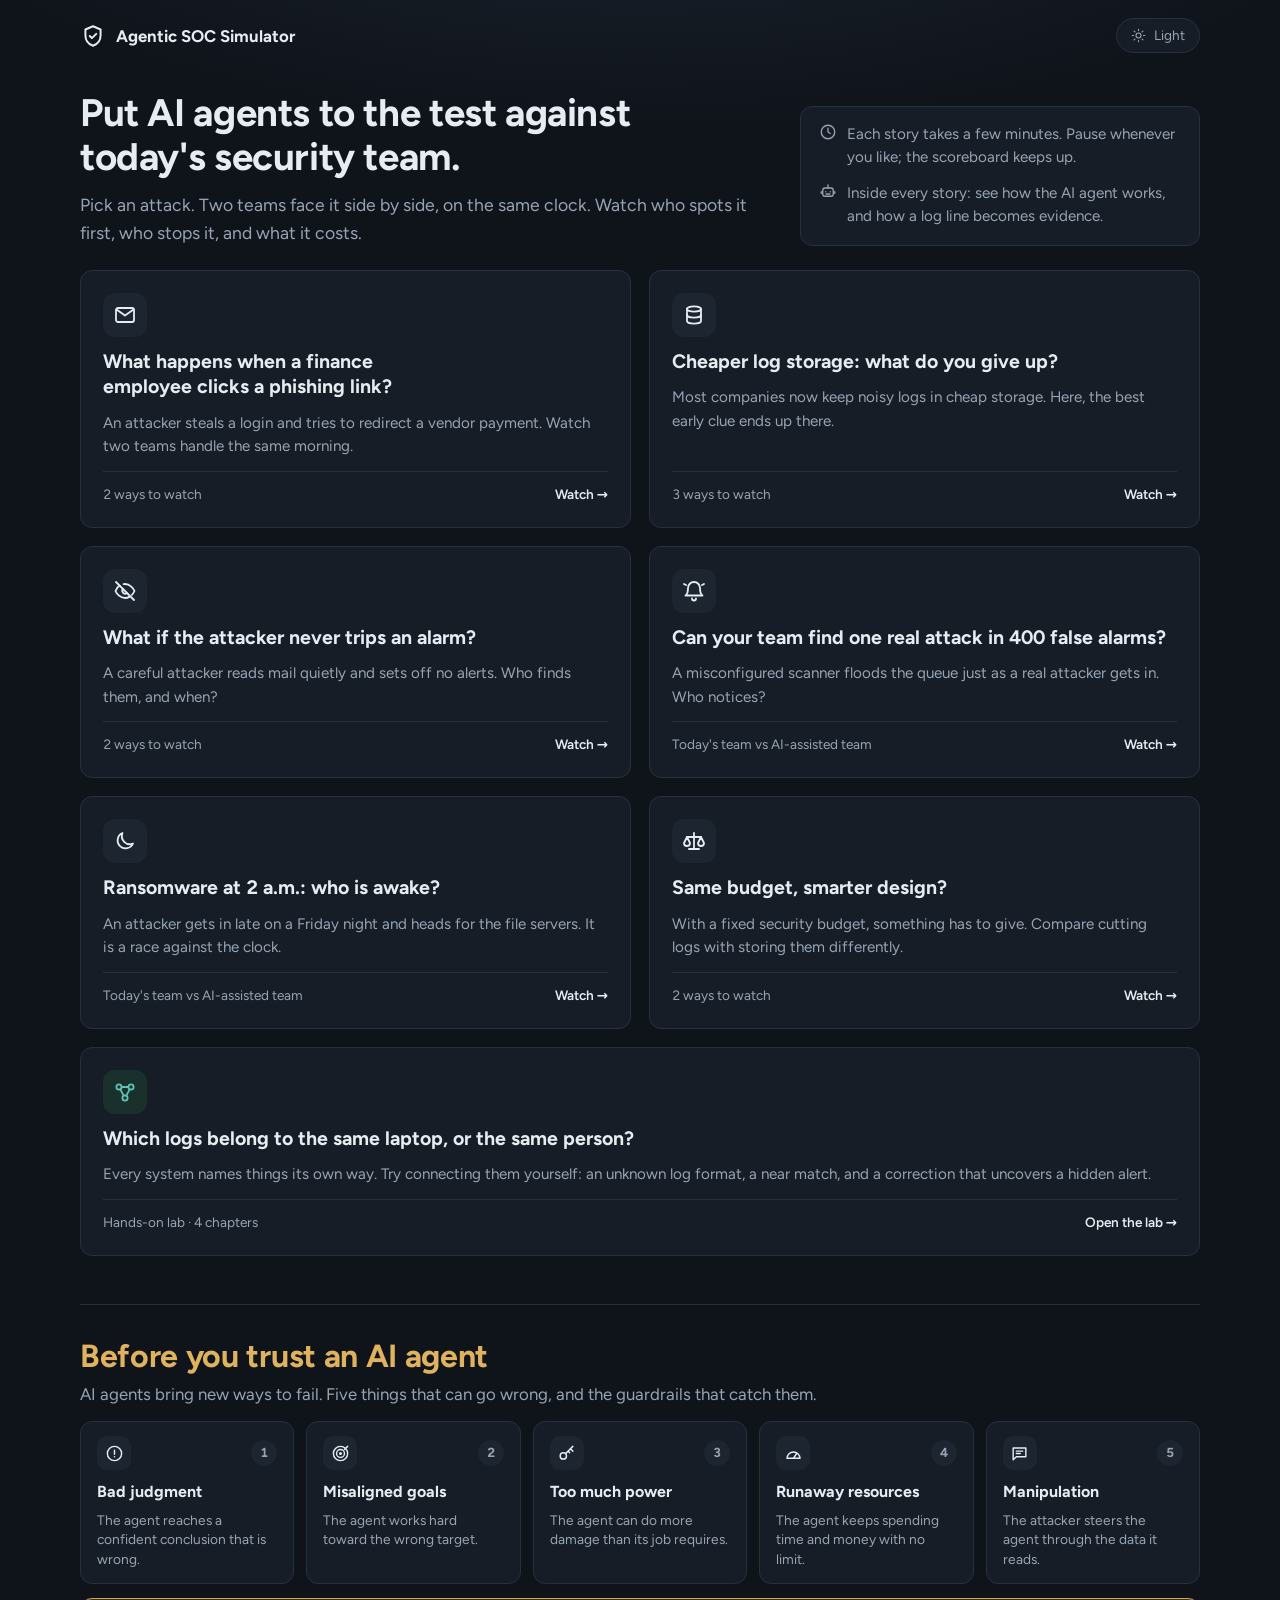
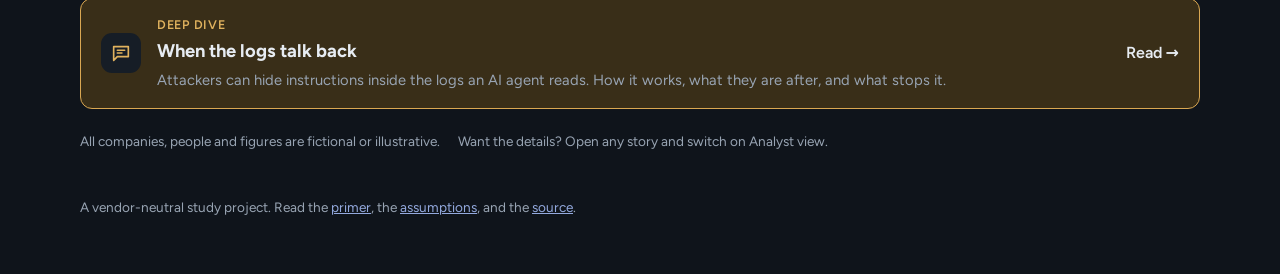
<file: index.html>
<!doctype html>
<html lang="en" data-theme="dark">
<head>
  <meta charset="utf-8">
  <meta name="viewport" content="width=device-width, initial-scale=1, viewport-fit=cover">
  <title>Agentic SOC Simulator</title>
  <meta name="description" content="Watch today's security team and an AI-assisted team handle the same attack, side by side. Vendor-neutral and illustrative.">
  <script>
    // Apply the saved theme before first paint. Dark is the default.
    try { document.documentElement.dataset.theme = localStorage.getItem('soc-sim.theme') || 'dark'; } catch { /* storage unavailable */ }
  </script>
  <link rel="icon" href="data:image/svg+xml,%3Csvg xmlns='http://www.w3.org/2000/svg' viewBox='0 0 32 32'%3E%3Cpath d='M16 2 4 7v8c0 7.5 5.1 13.4 12 15 6.9-1.6 12-7.5 12-15V7z' fill='%235a72a6'/%3E%3C/svg%3E">
  <link rel="preload" href="vendor/fonts/figtree-latin.woff2" as="font" type="font/woff2" crossorigin>
  <link rel="stylesheet" href="css/theme.css">
  <link rel="stylesheet" href="css/exec.css">
  <link rel="stylesheet" href="css/analyst.css">
  <link rel="stylesheet" href="css/risks.css">
</head>
<body>
  <div class="wrap">
    <header class="appbar">
      <button class="brand" id="brand" type="button" aria-label="Agentic SOC Simulator: all stories"></button>
      <div class="bar-actions">
        <button class="pill-btn" id="theme" type="button"></button>
        <button class="pill-btn view-switch" id="view-switch" type="button" aria-pressed="false" hidden><span class="knob" aria-hidden="true"></span>Analyst view</button>
      </div>
    </header>

    <main>
      <div id="home"></div>
      <div id="exec" hidden></div>
      <div id="risks" hidden></div>

      <div id="analyst" hidden>
        <p class="analyst-intro">Analyst view: every step, the architecture behind each side, and the assumptions behind every number. Change anything here and the executive view follows.</p>
        <div class="sticky">
          <div class="controls card" role="region" aria-label="Simulation controls">
            <label class="field">Scenario <select id="scenario"></select></label>
            <label class="field" id="variant-field">Variant <select id="variant"></select></label>
            <label class="field">Compare <select id="preset"></select></label>
            <div class="playback">
              <button class="btn primary" id="play" type="button">▶ Play</button>
              <select id="speed" aria-label="Playback speed">
                <option value="8">Slow</option>
                <option value="24" selected>Normal</option>
                <option value="80">Fast</option>
              </select>
              <input class="scrub" id="scrub" type="range" aria-label="Simulation time">
              <span class="clock" id="clock" aria-live="off">--:--</span>
              <button class="btn" id="end" type="button">Skip to end</button>
            </div>
          </div>
          <section class="narrator card" id="narrator" aria-live="polite" aria-label="Narrator"></section>
        </div>

        <section class="intro card" id="intro" aria-live="polite"></section>

        <div class="sides">
          <section class="side card" id="side-a" aria-label="Side A"></section>
          <section class="side card" id="side-b" aria-label="Side B"></section>
        </div>

        <section class="block card" id="summary" aria-live="polite"></section>
        <section class="block card" id="params"></section>
      </div>
    </main>

    <footer class="site-foot">
      A vendor-neutral study project. Read the <a href="https://github.com/bharathcmbox/siemsoc-agentic/blob/main/docs/primer.md">primer</a>,
      the <a href="https://github.com/bharathcmbox/siemsoc-agentic/blob/main/docs/assumptions.md">assumptions</a>,
      and the <a href="https://github.com/bharathcmbox/siemsoc-agentic">source</a>.
    </footer>
  </div>
  <noscript><p class="wrap">This simulator needs JavaScript.</p></noscript>
  <script type="module" src="js/main.js"></script>
</body>
</html>
</file>
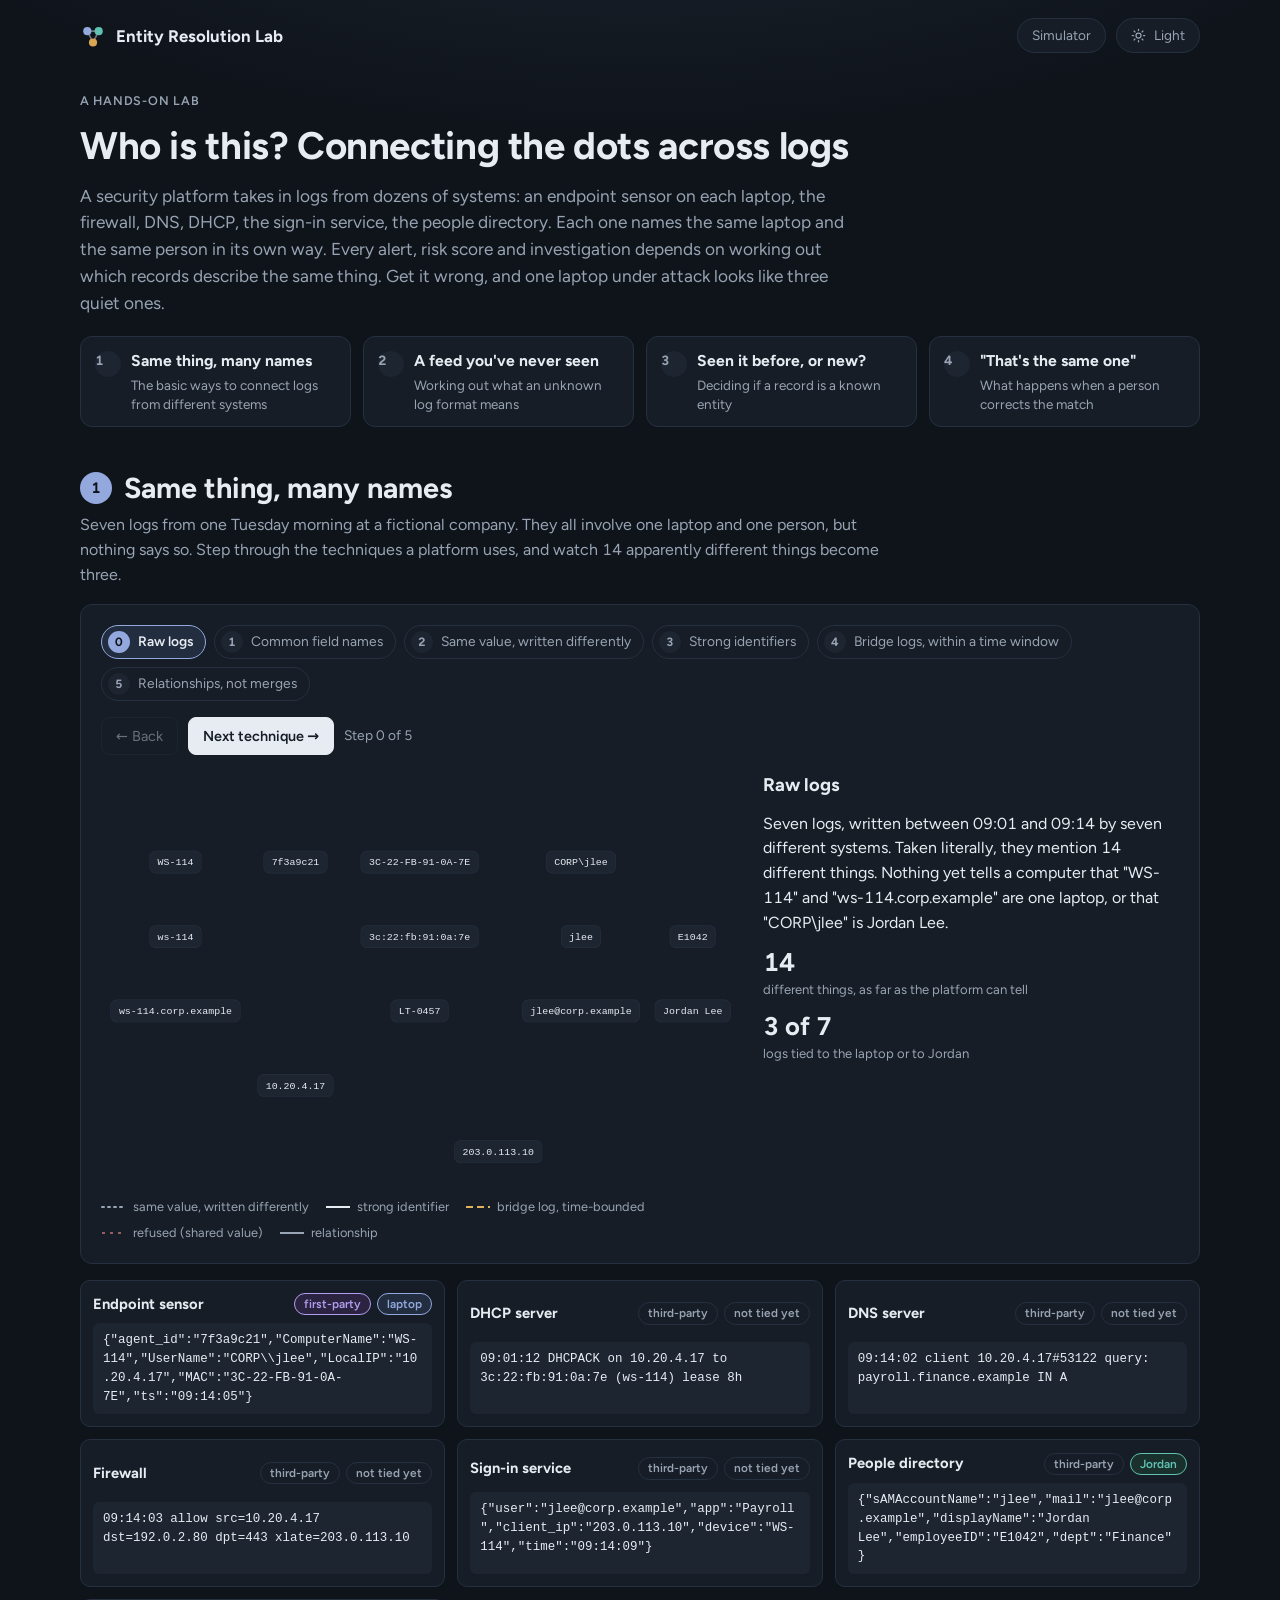
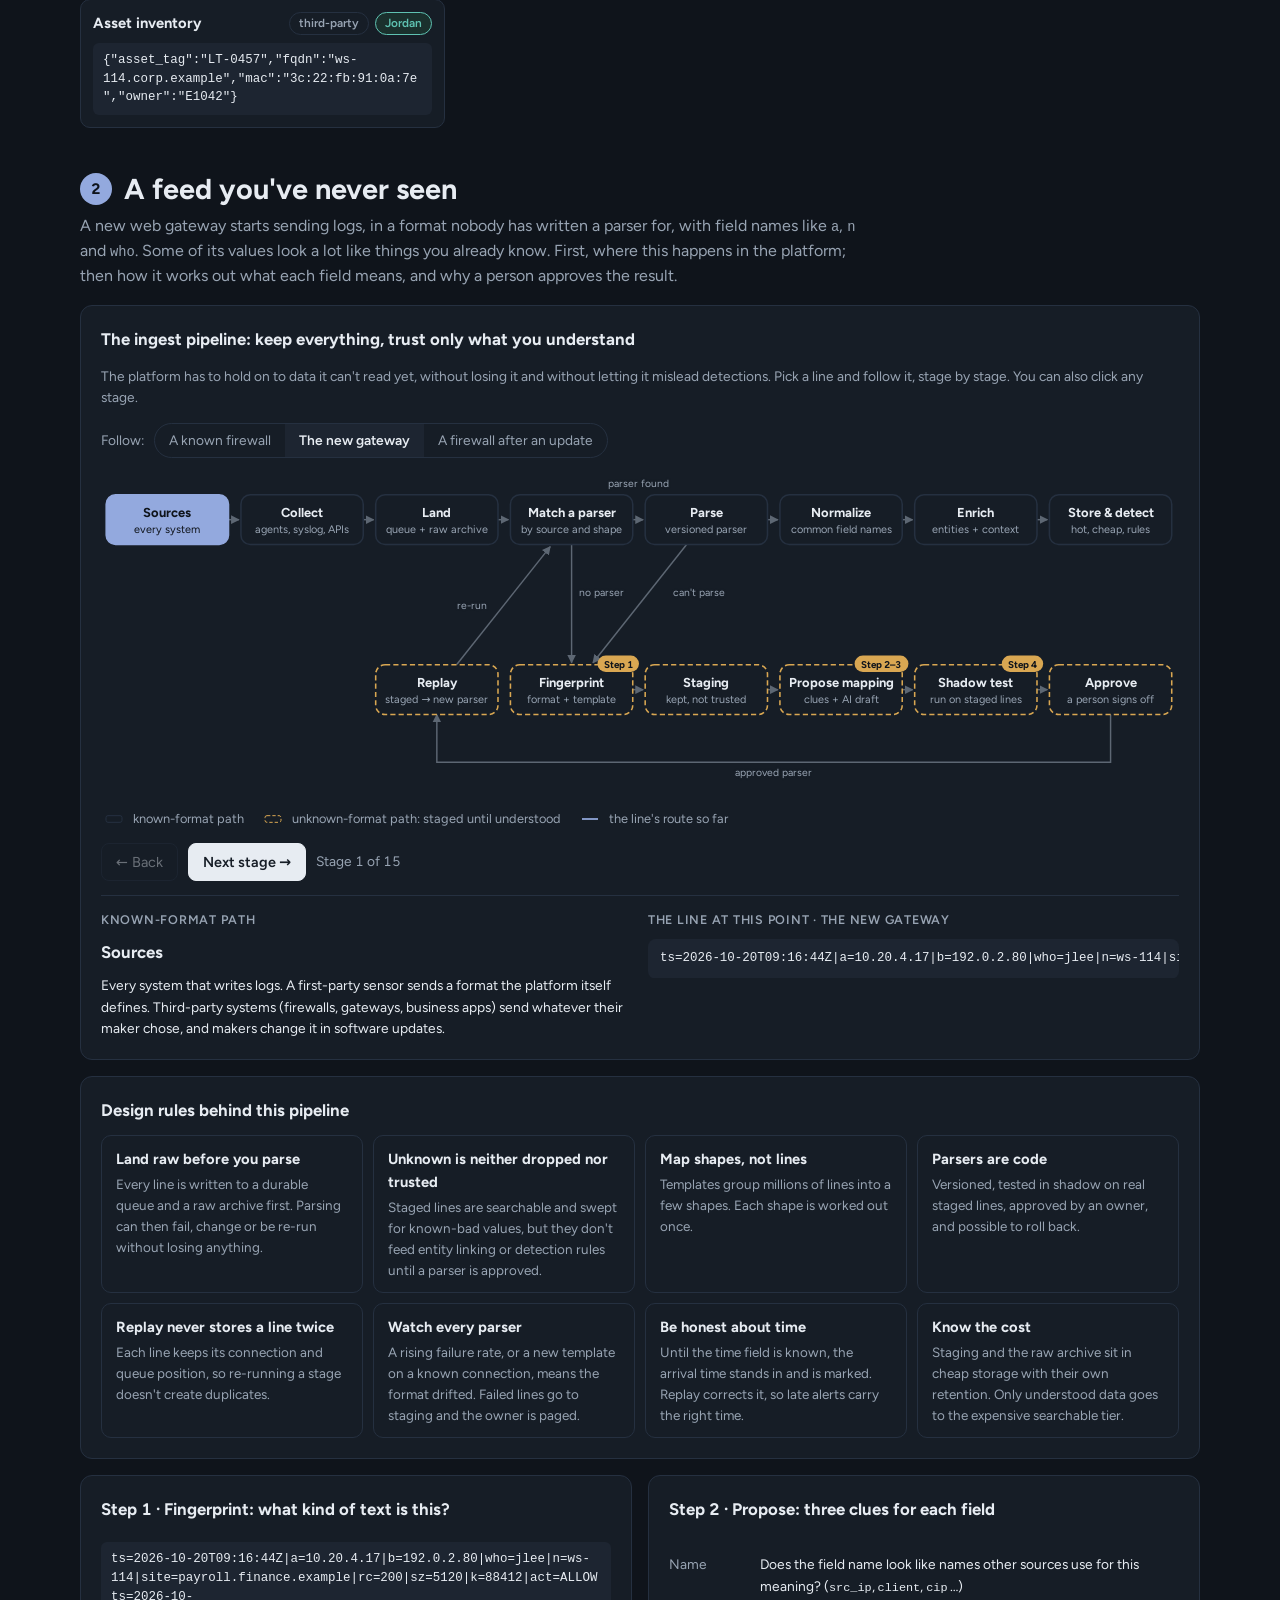
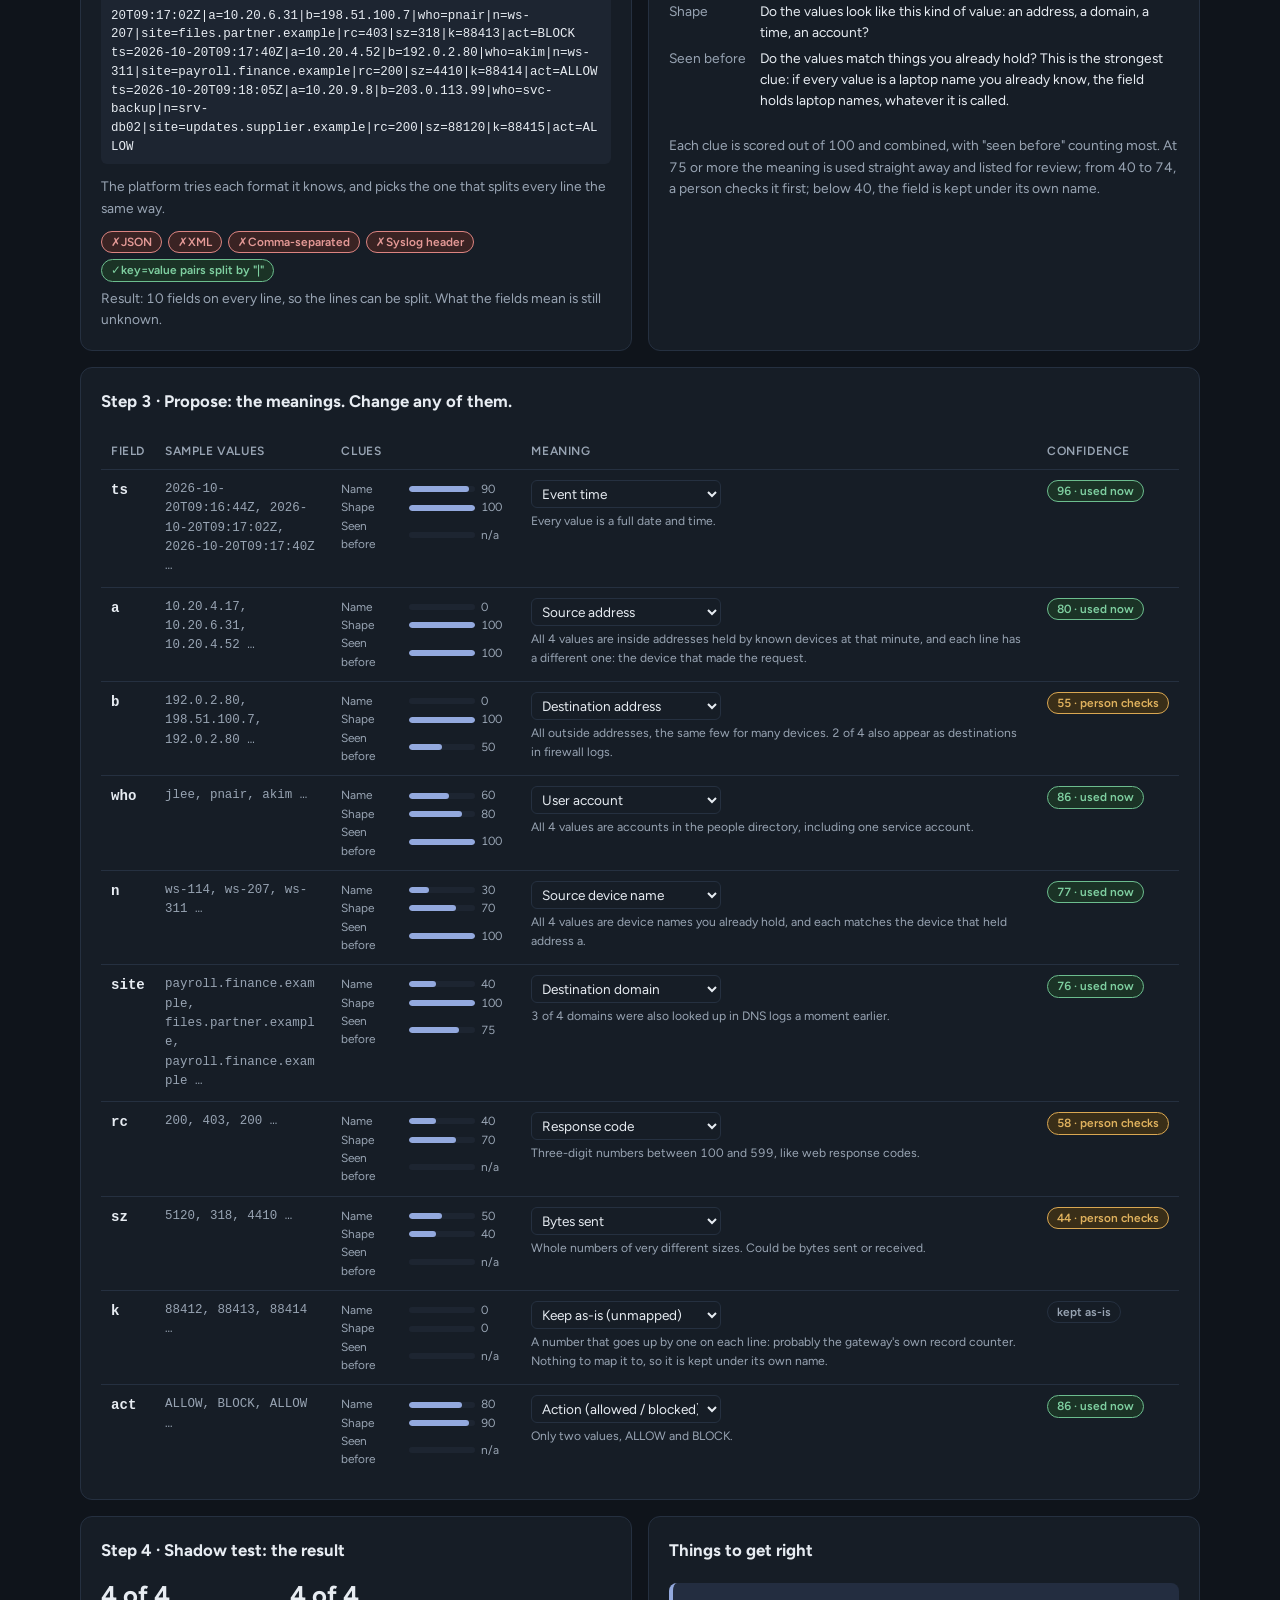
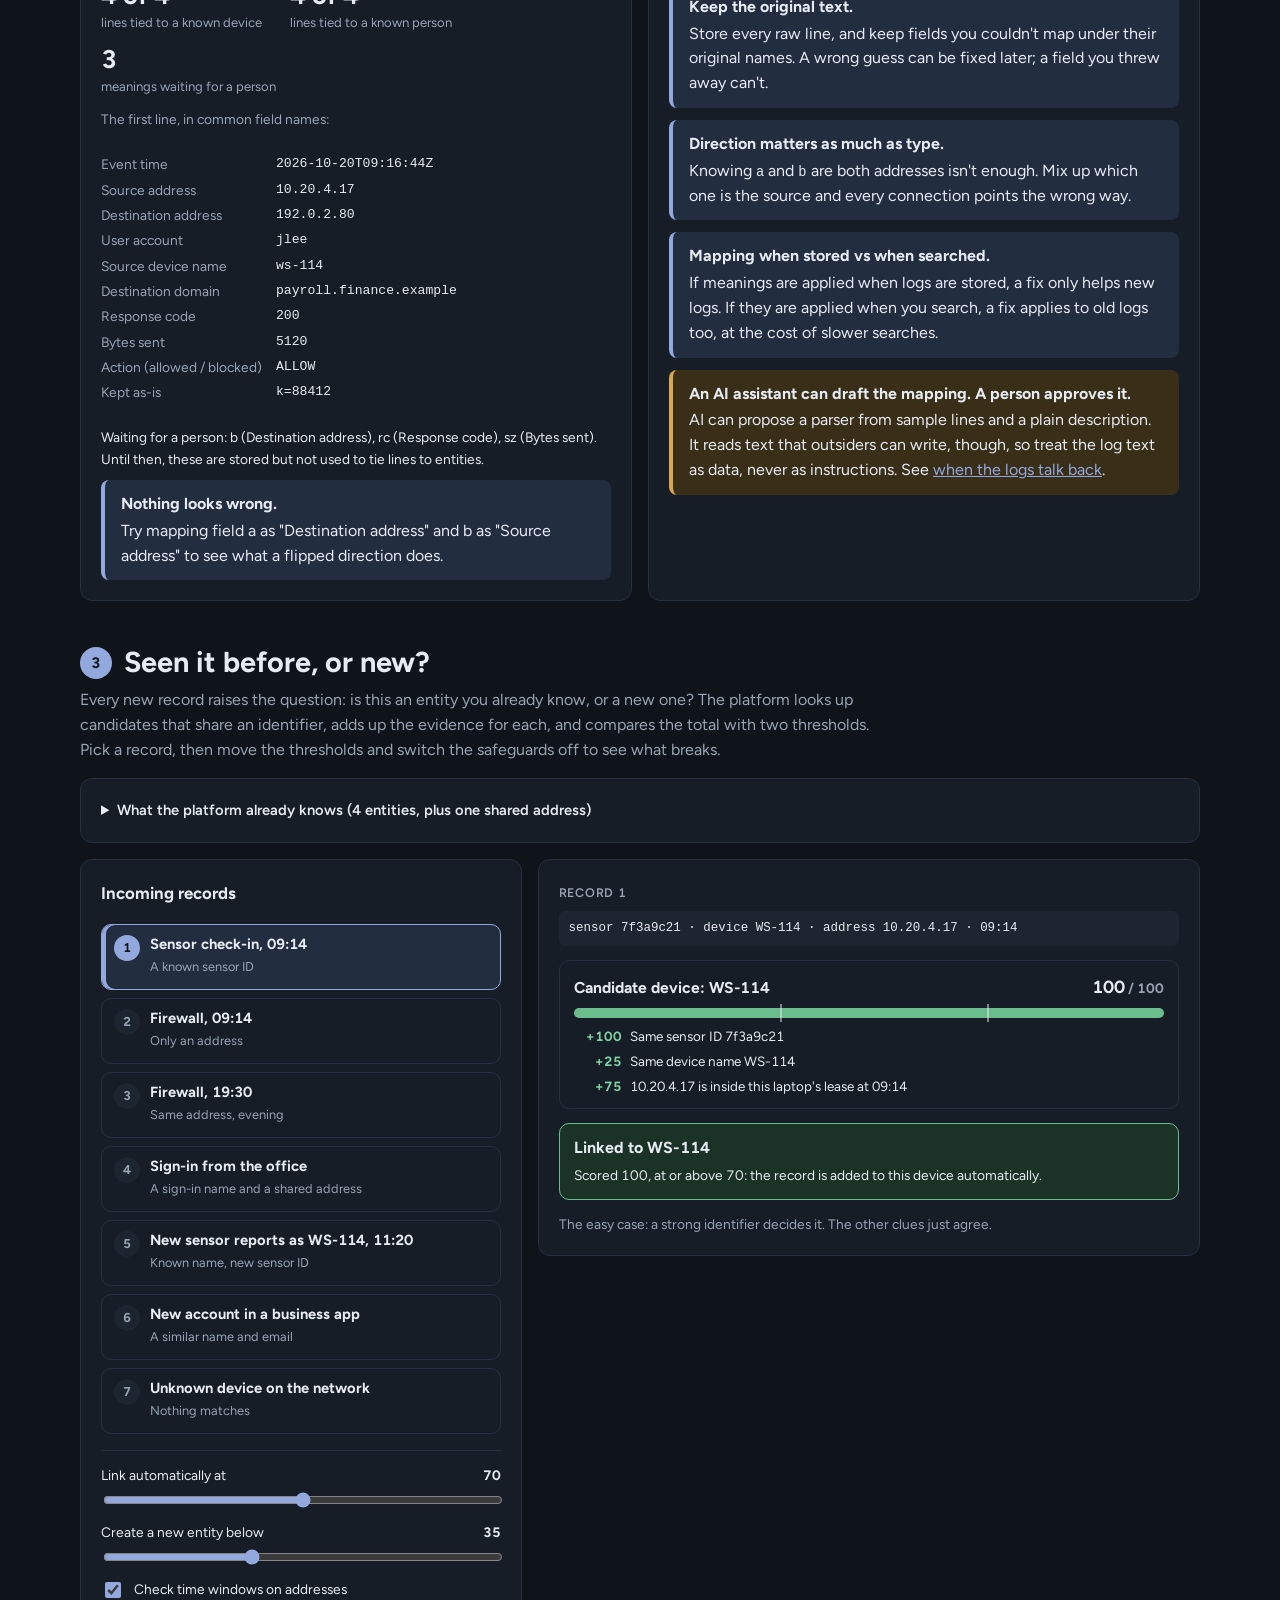
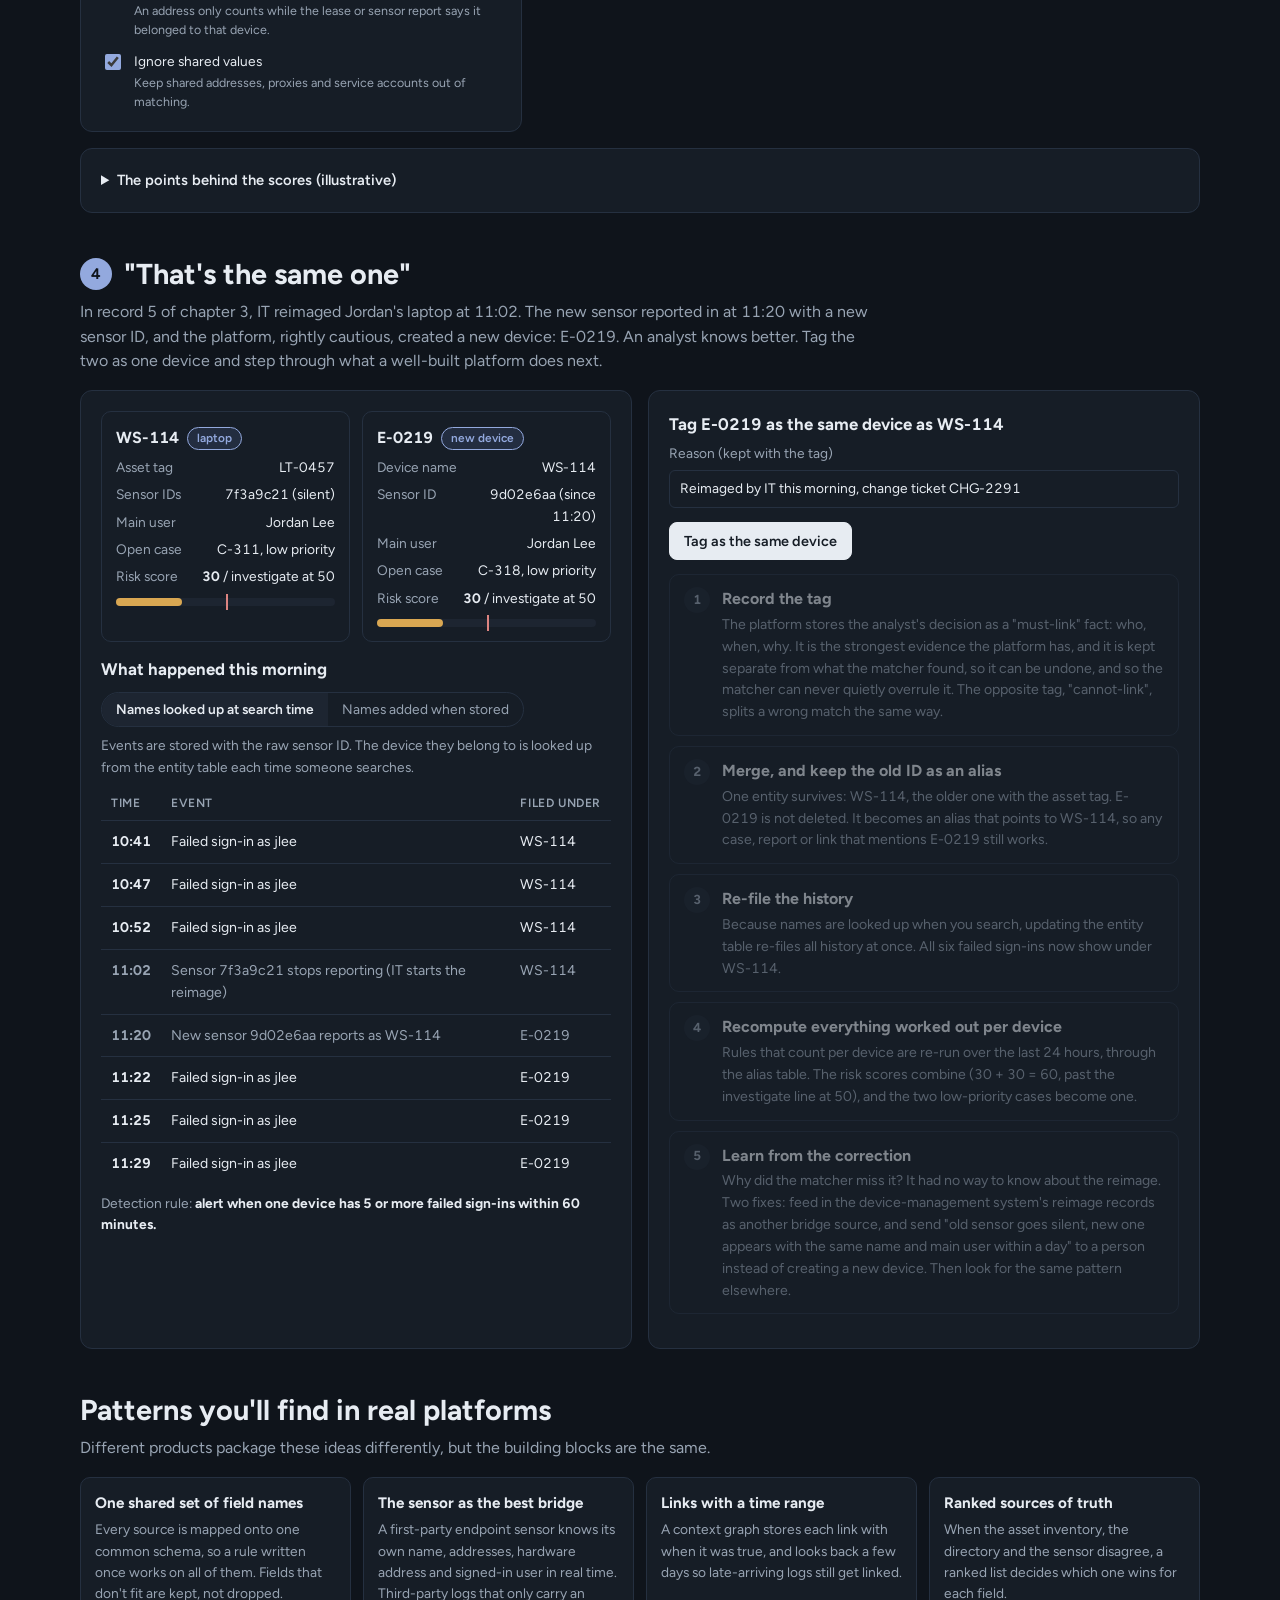
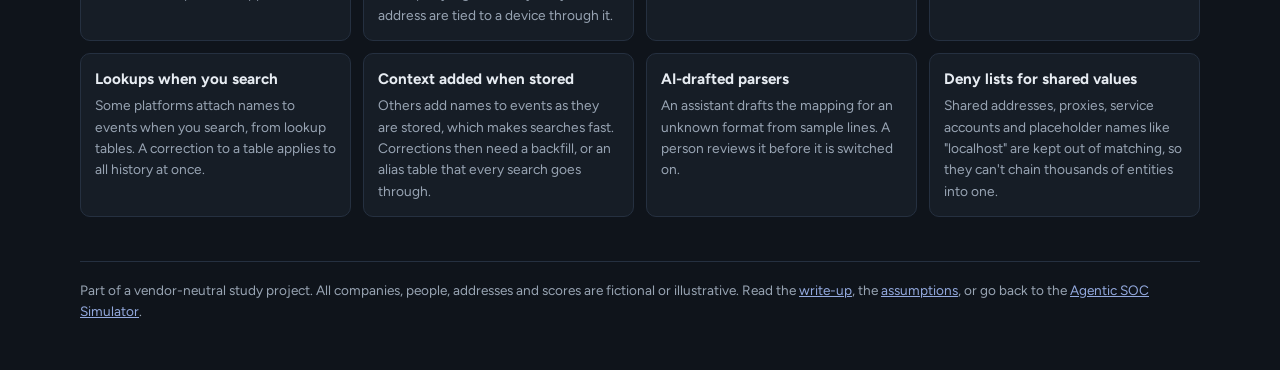
<file: entities.html>
<!doctype html>
<html lang="en" data-theme="dark">
<head>
  <meta charset="utf-8">
  <meta name="viewport" content="width=device-width, initial-scale=1, viewport-fit=cover">
  <title>Entity Resolution Lab</title>
  <meta name="description" content="A hands-on lab: how a security platform works out that logs from many systems describe the same laptop or the same person. Vendor-neutral and illustrative.">
  <script>
    // Apply the saved theme before first paint. Dark is the default; shared with the simulator.
    try { document.documentElement.dataset.theme = localStorage.getItem('soc-sim.theme') || 'dark'; } catch { /* storage unavailable */ }
  </script>
  <link rel="icon" href="data:image/svg+xml,%3Csvg xmlns='http://www.w3.org/2000/svg' viewBox='0 0 32 32'%3E%3Ccircle cx='9' cy='10' r='5' fill='%235a72a6'/%3E%3Ccircle cx='23' cy='10' r='5' fill='%232f8a7e'/%3E%3Ccircle cx='16' cy='24' r='5' fill='%23d29a3c'/%3E%3Cpath d='M9 10 23 10 16 24z' fill='none' stroke='%235d6878' stroke-width='2'/%3E%3C/svg%3E">
  <style>
    /* Self-contained page. The palette is a copy of css/theme.css (same token names and values);
       keep the two in step. The font falls back to system fonts when the page is opened on its own. */
    @font-face {
      font-family: 'Figtree';
      font-style: normal;
      font-weight: 400 700;
      font-display: swap;
      src: url('vendor/fonts/figtree-latin.woff2') format('woff2');
    }
    :root {
      --bg: #f4f6f8; --surface: #ffffff; --soft: #eef1f5; --line: #e2e7ed; --ink: #1e2633; --muted: #5d6878;
      --a: #5a72a6; --a-soft: #e8edf6; --b: #2f8a7e; --b-soft: #e2f1ee;
      --undetected: #d29a3c; --active: #c96565; --stopped: #4f9a6f; --calm: #dde3ea;
      --good-ink: #2f7a52; --bad-ink: #b04a4a; --focus: #3b6fd6; --glow: rgba(90, 114, 166, 0.06); --on-accent: #ffffff;
      --detect: #a8711a; --detect-soft: #fbf1de; --agent: #7a5cc4; --agent-soft: #efeafa; --good-soft: #e3f2ea; --bad-soft: #f8e9e8;
      --radius: 12px;
      --font: 'Figtree', 'Segoe UI', system-ui, -apple-system, Roboto, 'Helvetica Neue', Arial, sans-serif;
      --mono: ui-monospace, SFMono-Regular, Menlo, Consolas, monospace;
      color-scheme: light;
    }
    @media (prefers-color-scheme: dark) {
      :root:not([data-theme="light"]) {
        --bg: #0f141b; --surface: #161d26; --soft: #1d2531; --line: #253040; --ink: #e7ecf2; --muted: #98a4b3;
        --a: #93a9de; --a-soft: #232d40; --b: #5fc2b2; --b-soft: #1a302d;
        --undetected: #d9a752; --active: #dc8481; --stopped: #6cbd8e; --calm: #2a3443;
        --good-ink: #7fd0a1; --bad-ink: #e59a97; --focus: #93b4f7; --glow: rgba(147, 169, 222, 0.10); --on-accent: #0f141b;
        --detect: #e0b25e; --detect-soft: #392e18; --agent: #b29cf0; --agent-soft: #2a2440; --good-soft: #1b3326; --bad-soft: #3a2323;
        color-scheme: dark;
      }
    }
    :root[data-theme="dark"] {
      --bg: #0f141b; --surface: #161d26; --soft: #1d2531; --line: #253040; --ink: #e7ecf2; --muted: #98a4b3;
      --a: #93a9de; --a-soft: #232d40; --b: #5fc2b2; --b-soft: #1a302d;
      --undetected: #d9a752; --active: #dc8481; --stopped: #6cbd8e; --calm: #2a3443;
      --good-ink: #7fd0a1; --bad-ink: #e59a97; --focus: #93b4f7; --glow: rgba(147, 169, 222, 0.10); --on-accent: #0f141b;
      --detect: #e0b25e; --detect-soft: #392e18; --agent: #b29cf0; --agent-soft: #2a2440; --good-soft: #1b3326; --bad-soft: #3a2323;
      color-scheme: dark;
    }

    * { box-sizing: border-box; }
    html { -webkit-text-size-adjust: 100%; scroll-behavior: smooth; }
    @media (prefers-reduced-motion: reduce) { html { scroll-behavior: auto; } }
    body {
      margin: 0;
      background-color: var(--bg);
      background-image: radial-gradient(1100px 420px at 50% -160px, var(--glow), transparent 70%);
      background-repeat: no-repeat;
      color: var(--ink);
      font: 16px/1.55 var(--font);
      font-variant-numeric: tabular-nums;
      padding-left: max(16px, env(safe-area-inset-left, 0px));
      padding-right: max(16px, env(safe-area-inset-right, 0px));
      padding-block: 0 48px;
    }
    button, select, input { font: inherit; color: inherit; }
    a { color: var(--a); }
    :focus-visible { outline: 2px solid var(--focus); outline-offset: 2px; }
    [hidden] { display: none !important; }
    .wrap { max-width: 1120px; margin: 0 auto; }
    h1, h2, h3 { text-wrap: balance; margin: 0; }
    p { margin: 0; }
    code, .mono { font-family: var(--mono); font-size: 0.86em; }

    /* ---------- app bar and hero ---------- */
    .appbar { display: flex; align-items: center; justify-content: space-between; gap: 12px; padding-block: 18px 6px; flex-wrap: wrap; }
    .brand { display: flex; align-items: center; gap: 10px; font-weight: 700; font-size: 1.05rem; color: var(--ink); text-decoration: none; }
    .brand svg { width: 26px; height: 26px; }
    .bar-actions { display: flex; align-items: center; gap: 10px; flex-wrap: wrap; }
    .pill-btn {
      border: 1px solid var(--line); background: var(--surface); border-radius: 999px; padding: 6px 14px; font-size: 0.85rem; color: var(--muted);
      display: inline-flex; align-items: center; gap: 8px; cursor: pointer; text-decoration: none;
    }
    .pill-btn:hover { color: var(--ink); }
    .pill-btn svg { width: 15px; height: 15px; }
    .eyebrow { font-size: 0.78rem; font-weight: 600; letter-spacing: 0.06em; text-transform: uppercase; color: var(--muted); }

    .hero { padding-block: 32px 20px; display: grid; gap: 14px; max-width: 780px; }
    .hero h1 { font-size: clamp(1.8rem, 3.4vw, 2.4rem); line-height: 1.15; letter-spacing: -0.01em; }
    .hero p { color: var(--muted); font-size: 1.08rem; }
    .chapters { display: grid; grid-template-columns: repeat(4, minmax(0, 1fr)); gap: 12px; margin-bottom: 28px; }
    @media (max-width: 860px) { .chapters { grid-template-columns: repeat(2, minmax(0, 1fr)); } }
    @media (max-width: 480px) { .chapters { grid-template-columns: 1fr; } }
    .chapter-link {
      display: grid; grid-template-columns: auto 1fr; gap: 10px; align-items: start; text-decoration: none; color: var(--ink);
      background: var(--surface); border: 1px solid var(--line); border-radius: var(--radius); padding: 12px 14px; transition: border-color .15s;
    }
    .chapter-link:hover { border-color: var(--a); }
    .chapter-link b { font-size: 0.98rem; line-height: 1.3; }
    .chapter-link span { display: block; font-size: 0.84rem; color: var(--muted); line-height: 1.4; margin-top: 2px; }
    .num { display: inline-grid; place-items: center; width: 26px; height: 26px; border-radius: 50%; background: var(--soft); color: var(--muted); font-size: 0.82rem; font-weight: 700; flex: none; }

    /* ---------- chapters ---------- */
    .chapter { margin-top: 44px; display: grid; gap: 16px; scroll-margin-top: 16px; }
    .chapter-head { display: grid; gap: 8px; max-width: 800px; }
    .chapter-head h2 { font-size: clamp(1.4rem, 2.8vw, 1.8rem); line-height: 1.2; display: flex; gap: 12px; align-items: center; }
    .chapter-head h2 .num { width: 32px; height: 32px; font-size: 0.95rem; background: var(--a); color: var(--on-accent); }
    .chapter-head p { color: var(--muted); }
    .card { background: var(--surface); border: 1px solid var(--line); border-radius: var(--radius); padding: 20px; min-width: 0; align-content: start; }
    @media (max-width: 520px) { .card { padding: 16px; } }
    .card h3 { font-size: 1.05rem; margin-bottom: 8px; }
    .muted { color: var(--muted); }
    .small { font-size: 0.86rem; }
    .grid-2 { display: grid; grid-template-columns: minmax(0, 1fr) minmax(0, 1fr); gap: 16px; }
    @media (max-width: 860px) { .grid-2 { grid-template-columns: 1fr; } }
    .takeaway { border-left: 4px solid var(--a); background: var(--a-soft); border-radius: 8px; padding: 12px 16px; }
    .takeaway b { display: block; margin-bottom: 2px; }
    .warn { border-left-color: var(--undetected); background: var(--detect-soft); }

    /* steppers and segmented controls */
    .steps { display: flex; flex-wrap: wrap; gap: 8px; }
    .step-btn {
      display: inline-flex; align-items: center; gap: 8px; border: 1px solid var(--line); background: var(--surface); color: var(--muted);
      border-radius: 999px; padding: 5px 12px 5px 6px; font-size: 0.86rem; cursor: pointer;
    }
    .step-btn .num { width: 22px; height: 22px; font-size: 0.75rem; }
    .step-btn:hover { color: var(--ink); border-color: var(--a); }
    .step-btn[aria-pressed="true"] { color: var(--ink); border-color: var(--a); background: var(--a-soft); font-weight: 600; }
    .step-btn[aria-pressed="true"] .num { background: var(--a); color: var(--on-accent); }
    .step-btn.done .num { background: var(--a-soft); color: var(--a); }
    .nav-row { display: flex; flex-wrap: wrap; gap: 10px; align-items: center; }
    .btn {
      border: 1px solid var(--line); background: var(--surface); border-radius: 8px; padding: 7px 14px; font-size: 0.9rem; cursor: pointer;
      display: inline-flex; align-items: center; gap: 6px;
    }
    .btn:hover:not(:disabled) { border-color: var(--a); }
    .btn:disabled { opacity: 0.4; cursor: default; }
    .btn.primary { background: var(--ink); color: var(--surface); border-color: var(--ink); font-weight: 600; }
    .seg { display: inline-flex; border: 1px solid var(--line); border-radius: 999px; overflow: hidden; flex-wrap: wrap; }
    .seg button { border: 0; background: none; padding: 6px 14px; font-size: 0.86rem; color: var(--muted); cursor: pointer; }
    .seg button[aria-pressed="true"] { background: var(--soft); color: var(--ink); font-weight: 600; }

    .stats { display: flex; flex-wrap: wrap; gap: 10px 28px; }
    .stat b { display: block; font-size: 1.6rem; line-height: 1.15; }
    .stat span { font-size: 0.82rem; color: var(--muted); }

    /* ---------- chapter 1: graph ---------- */
    .ch1-top { display: grid; grid-template-columns: minmax(0, 1.55fr) minmax(0, 1fr); gap: 16px; align-items: start; }
    @media (max-width: 900px) { .ch1-top { grid-template-columns: 1fr; } }
    .graph svg { width: 100%; height: auto; display: block; }
    .g-node rect { stroke-width: 1.5; transition: fill .3s, stroke .3s; }
    .g-node text { font-family: var(--mono); font-size: 12px; fill: var(--ink); }
    .g-node .kind, .g-note { paint-order: stroke; stroke: var(--surface); stroke-width: 4px; stroke-linejoin: round; }
    .g-node .kind { font-family: var(--font); font-size: 10.5px; fill: var(--muted); }
    .g-edge { fill: none; stroke-width: 1.6; }
    .g-edge.canon { stroke: var(--muted); stroke-dasharray: 2 4; stroke-linecap: round; stroke-width: 2; }
    .g-edge.strong { stroke: var(--ink); stroke-width: 2; }
    .g-edge.bridge { stroke: var(--detect); stroke-dasharray: 7 4; stroke-width: 2; }
    .g-edge.reject { stroke: var(--active); stroke-dasharray: 3 5; opacity: 0.85; }
    .g-edge.relation { stroke: var(--muted); stroke-width: 2; }
    .g-edge.fresh { stroke-width: 3.2; }
    .g-box { fill: none; stroke-width: 1.5; rx: 14; }
    .g-box-label { font-size: 12px; font-weight: 700; }
    .g-note { font-size: 11px; fill: var(--muted); }
    .g-rel { font-size: 11.5px; fill: var(--ink); font-weight: 600; paint-order: stroke; stroke: var(--surface); stroke-width: 6px; stroke-linejoin: round; }
    .legend { display: flex; flex-wrap: wrap; gap: 6px 16px; margin-top: 12px; font-size: 0.8rem; color: var(--muted); }
    .legend span { display: inline-flex; align-items: center; gap: 6px; }
    .legend svg { width: 26px; height: 8px; }
    .explain { display: grid; gap: 12px; }
    .explain h3 { font-size: 1.15rem; margin: 0; }
    .links-list { margin: 0; padding: 0; list-style: none; display: grid; gap: 6px; font-size: 0.88rem; }
    .links-list li { display: grid; grid-template-columns: 14px 1fr; gap: 8px; align-items: baseline; }
    .links-list i { width: 10px; height: 10px; border-radius: 3px; display: inline-block; }
    .records { display: grid; grid-template-columns: repeat(auto-fill, minmax(300px, 1fr)); gap: 12px; }
    @media (max-width: 420px) { .records { grid-template-columns: 1fr; } }
    .rec { border: 1px solid var(--line); border-radius: 10px; padding: 12px; display: grid; gap: 8px; background: var(--surface); min-width: 0; }
    .rec-head { display: flex; justify-content: space-between; gap: 8px; align-items: center; flex-wrap: wrap; }
    .rec-head b { font-size: 0.92rem; }
    .raw { font-family: var(--mono); font-size: 0.78rem; background: var(--soft); border-radius: 6px; padding: 8px 10px; overflow-wrap: anywhere; line-height: 1.5; }
    .maps { display: flex; flex-wrap: wrap; gap: 4px 6px; font-size: 0.76rem; }
    .maps span { background: var(--soft); border-radius: 4px; padding: 1px 6px; color: var(--muted); }
    .maps span b { color: var(--ink); font-weight: 600; }
    .tag { display: inline-flex; align-items: center; gap: 5px; font-size: 0.74rem; font-weight: 600; border-radius: 999px; padding: 1px 9px; border: 1px solid var(--line); color: var(--muted); white-space: nowrap; }
    .tag.dev { color: var(--a); border-color: var(--a); background: var(--a-soft); }
    .tag.per { color: var(--b); border-color: var(--b); background: var(--b-soft); }
    .tag.first { color: var(--agent); border-color: var(--agent); background: var(--agent-soft); }
    .tag.good { color: var(--good-ink); border-color: var(--stopped); background: var(--good-soft); }
    .tag.bad { color: var(--bad-ink); border-color: var(--active); background: var(--bad-soft); }
    .tag.amber { color: var(--detect); border-color: var(--undetected); background: var(--detect-soft); }

    /* ---------- chapter 2: field mapping ---------- */
    .format-list { display: flex; flex-wrap: wrap; gap: 6px; }
    .table-scroll { overflow-x: auto; }
    table { border-collapse: collapse; width: 100%; font-size: 0.88rem; }
    th { text-align: left; font-size: 0.75rem; text-transform: uppercase; letter-spacing: 0.05em; color: var(--muted); font-weight: 600; padding: 8px 10px; border-bottom: 1px solid var(--line); white-space: nowrap; }
    td { padding: 10px; border-bottom: 1px solid var(--line); vertical-align: top; }
    tr:last-child td { border-bottom: 0; }
    .fields td:first-child { font-family: var(--mono); font-weight: 700; }
    .vals { font-family: var(--mono); font-size: 0.78rem; color: var(--muted); overflow-wrap: anywhere; max-width: 210px; }
    .sig { display: grid; grid-template-columns: 62px 1fr 30px; gap: 6px; align-items: center; font-size: 0.74rem; color: var(--muted); min-width: 170px; }
    .bar { height: 6px; border-radius: 3px; background: var(--soft); overflow: hidden; }
    .bar i { display: block; height: 100%; background: var(--a); border-radius: 3px; }
    .bar.na i { background: none; }
    .fields select { border: 1px solid var(--line); background: var(--surface); border-radius: 6px; padding: 4px 6px; font-size: 0.85rem; max-width: 190px; }
    .conf { font-weight: 700; }
    .field-note { font-size: 0.76rem; margin-top: 4px; }
    @media (max-width: 760px) {
      .fields thead { display: none; }
      .fields tr { display: grid; grid-template-columns: 1fr; gap: 6px; padding: 12px 0; border-bottom: 1px solid var(--line); }
      .fields td { border: 0; padding: 0; }
      .vals { max-width: none; }
    }
    .readout { display: grid; gap: 10px; }
    .kv { display: grid; grid-template-columns: max-content 1fr; gap: 4px 14px; font-size: 0.86rem; }
    .kv dt { color: var(--muted); }
    .kv dd { margin: 0; font-family: var(--mono); font-size: 0.82rem; overflow-wrap: anywhere; }

    /* ---------- chapter 2: ingest pipeline ---------- */
    .pipe { display: grid; gap: 14px; }
    #pipe-graph svg { width: 100%; height: auto; display: block; }
    .p-node { cursor: pointer; }
    .p-node rect.box { fill: var(--surface); stroke: var(--line); stroke-width: 1.5; transition: fill .25s, stroke .25s; }
    .p-node.unknown rect.box { stroke: var(--undetected); stroke-dasharray: 5 3; }
    .p-node.visited rect.box { fill: var(--a-soft); stroke: var(--a); stroke-dasharray: none; stroke-width: 2; }
    .p-node.current rect.box { fill: var(--a); stroke: var(--a); stroke-dasharray: none; }
    .p-node:hover rect.box { stroke: var(--a); }
    .p-node:focus { outline: none; }
    .p-node:focus-visible rect.box { stroke: var(--focus); stroke-width: 3; }
    .p-node .t { font-size: 12.5px; font-weight: 700; fill: var(--ink); }
    .p-node .s { font-size: 10.5px; fill: var(--muted); }
    .p-node.current .t, .p-node.current .s { fill: var(--on-accent); }
    .p-badge rect { fill: var(--undetected); }
    .p-badge text { font-size: 9.5px; font-weight: 700; fill: var(--on-accent); }
    .p-edge { fill: none; stroke: var(--muted); stroke-width: 1.4; opacity: 0.55; }
    .p-edge.on { stroke: var(--a); stroke-width: 2.6; opacity: 1; }
    .p-edge-label { font-size: 10px; fill: var(--muted); paint-order: stroke; stroke: var(--surface); stroke-width: 4px; stroke-linejoin: round; }
    .p-edge-label.on { fill: var(--a); font-weight: 700; }
    .pipe-panel { display: grid; grid-template-columns: minmax(0, 1fr) minmax(0, 1fr); gap: 16px; border-top: 1px solid var(--line); padding-top: 14px; }
    @media (max-width: 860px) { .pipe-panel { grid-template-columns: 1fr; } }
    .pipe-panel h4 { margin: 0; font-size: 1.05rem; }
    .pipe-panel .col { display: grid; gap: 10px; align-content: start; min-width: 0; }
    .line-at { font-family: var(--mono); font-size: 0.78rem; background: var(--soft); border-radius: 8px; padding: 10px 12px; white-space: pre; overflow-x: auto; line-height: 1.55; }
    .expert { font-size: 0.86rem; border-left: 3px solid var(--agent); background: var(--agent-soft); border-radius: 6px; padding: 8px 12px; }
    .expert b { color: var(--agent); }
    .rules { display: grid; grid-template-columns: repeat(auto-fill, minmax(250px, 1fr)); gap: 10px; }
    .rules div { border: 1px solid var(--line); border-radius: 10px; padding: 12px 14px; display: grid; gap: 3px; align-content: start; }
    .rules b { font-size: 0.92rem; }
    .rules span { font-size: 0.84rem; color: var(--muted); }

    /* ---------- chapter 3: matcher ---------- */
    .ch3 { display: grid; grid-template-columns: minmax(0, 1fr) minmax(0, 1.5fr); gap: 16px; align-items: start; }
    @media (max-width: 900px) { .ch3 { grid-template-columns: 1fr; } }
    .cases { display: grid; gap: 8px; }
    .case-btn {
      text-align: left; border: 1px solid var(--line); background: var(--surface); border-radius: 10px; padding: 10px 12px; cursor: pointer;
      display: grid; grid-template-columns: auto 1fr; gap: 10px; align-items: start;
    }
    .case-btn:hover { border-color: var(--a); }
    .case-btn[aria-pressed="true"] { border-color: var(--a); background: var(--a-soft); box-shadow: inset 4px 0 0 var(--a); }
    .case-btn[aria-pressed="true"] .num { background: var(--a); color: var(--on-accent); }
    .case-btn b { display: block; font-size: 0.92rem; line-height: 1.3; }
    .case-btn span { font-size: 0.8rem; color: var(--muted); }
    .controls { display: grid; gap: 12px; padding-top: 14px; margin-top: 6px; border-top: 1px solid var(--line); }
    .slider { display: grid; gap: 4px; font-size: 0.86rem; }
    .slider div { display: flex; justify-content: space-between; gap: 8px; }
    .slider input { width: 100%; accent-color: var(--a); }
    .switch { display: flex; gap: 10px; align-items: flex-start; font-size: 0.86rem; cursor: pointer; }
    .switch input { width: 16px; height: 16px; margin-top: 3px; accent-color: var(--a); flex: none; }
    .switch small { display: block; color: var(--muted); font-size: 0.78rem; }
    .cand { border: 1px solid var(--line); border-radius: 10px; padding: 12px 14px; display: grid; gap: 8px; }
    .cand-head { display: flex; justify-content: space-between; gap: 10px; align-items: baseline; flex-wrap: wrap; }
    .cand-head b { font-size: 0.98rem; }
    .score { font-weight: 700; font-size: 1.1rem; }
    .meter { position: relative; height: 10px; border-radius: 5px; background: var(--soft); }
    .meter .fill { position: absolute; left: 0; top: 0; bottom: 0; border-radius: 5px; transition: width .3s; }
    .meter .mark { position: absolute; top: -4px; bottom: -4px; width: 2px; background: var(--ink); opacity: 0.5; }
    .evidence { list-style: none; margin: 0; padding: 0; display: grid; gap: 4px; font-size: 0.84rem; }
    .evidence li { display: grid; grid-template-columns: 48px 1fr; gap: 8px; }
    .evidence .pts { font-weight: 700; text-align: right; }
    .evidence .pts.pos { color: var(--good-ink); }
    .evidence .pts.neg { color: var(--bad-ink); }
    .evidence .pts.zero { color: var(--muted); }
    .decision { border-radius: 10px; padding: 12px 14px; display: grid; gap: 4px; border: 1px solid var(--line); }
    .decision b { font-size: 1rem; }
    .decision.link { background: var(--good-soft); border-color: var(--stopped); }
    .decision.review { background: var(--detect-soft); border-color: var(--undetected); }
    .decision.new { background: var(--a-soft); border-color: var(--a); }
    .decision.amb { background: var(--bad-soft); border-color: var(--active); }
    .decision.none { background: var(--soft); }
    .known { display: grid; grid-template-columns: repeat(auto-fill, minmax(230px, 1fr)); gap: 10px; }
    .known .rec { gap: 4px; font-size: 0.82rem; }
    .known .rec div { color: var(--muted); }
    details summary { cursor: pointer; font-weight: 600; font-size: 0.92rem; }
    details[open] summary { margin-bottom: 10px; }

    /* ---------- chapter 4: merge ---------- */
    /* In one column, the tag and its steps come first, so nothing above the buttons changes height. */
    @media (max-width: 860px) { .ch4-actions { order: -1; } }
    .entity-cards { display: grid; grid-template-columns: minmax(0, 1fr) minmax(0, 1fr); gap: 12px; }
    @media (max-width: 620px) { .entity-cards { grid-template-columns: 1fr; } }
    .ent { border: 1px solid var(--line); border-radius: 10px; padding: 14px; display: grid; gap: 6px; align-content: start; font-size: 0.86rem; transition: opacity .3s; }
    .ent h4 { margin: 0; font-size: 1rem; display: flex; gap: 8px; align-items: center; flex-wrap: wrap; }
    .ent .row { display: flex; justify-content: space-between; gap: 10px; }
    .ent .row span:first-child { color: var(--muted); white-space: nowrap; }
    .ent .row span:last-child { text-align: right; }
    .ent.alias { opacity: 0.55; border-style: dashed; }
    .risk { height: 8px; border-radius: 4px; background: var(--soft); position: relative; margin-top: 4px; }
    .risk i { position: absolute; left: 0; top: 0; bottom: 0; border-radius: 4px; background: var(--undetected); transition: width .4s; }
    .risk .line { position: absolute; top: -4px; bottom: -4px; width: 2px; background: var(--active); }
    .events td:first-child { font-weight: 700; white-space: nowrap; }
    .events .info td { color: var(--muted); }
    .flow { display: grid; gap: 10px; }
    .flow-step { display: grid; grid-template-columns: auto 1fr; gap: 12px; align-items: start; padding: 12px 14px; border: 1px solid var(--line); border-radius: 10px; }
    .flow-step.on { border-color: var(--a); background: var(--a-soft); }
    .flow-step.wait { opacity: 0.5; }
    .flow-step.on .num { background: var(--a); color: var(--on-accent); }
    .flow-step b { display: block; }
    .flow-step p { font-size: 0.88rem; color: var(--muted); margin-top: 2px; }
    .flow-step.on p { color: var(--ink); }
    .reason { display: grid; gap: 6px; font-size: 0.86rem; }
    .reason input { border: 1px solid var(--line); background: var(--surface); border-radius: 6px; padding: 7px 10px; width: 100%; }
    .alert-box { border: 1px solid var(--active); background: var(--bad-soft); border-radius: 10px; padding: 12px 14px; font-size: 0.9rem; }
    .alert-box b { color: var(--bad-ink); }
    .log { font-family: var(--mono); font-size: 0.78rem; color: var(--muted); display: grid; gap: 2px; }

    /* ---------- patterns and footer ---------- */
    .patterns { display: grid; grid-template-columns: repeat(auto-fill, minmax(260px, 1fr)); gap: 12px; }
    .pattern { border: 1px solid var(--line); border-radius: 10px; padding: 14px; background: var(--surface); display: grid; gap: 4px; align-content: start; }
    .pattern b { font-size: 0.95rem; }
    .pattern p { font-size: 0.86rem; color: var(--muted); }
    .site-foot { margin-top: 44px; padding-top: 18px; border-top: 1px solid var(--line); font-size: 0.85rem; color: var(--muted); }
  </style>
</head>
<body>
  <div class="wrap">
    <header class="appbar">
      <a class="brand" href="./" aria-label="Back to the Agentic SOC Simulator">
        <svg viewBox="0 0 32 32" aria-hidden="true"><path d="M9 10 23 10 16 24z" fill="none" stroke="currentColor" stroke-opacity=".45" stroke-width="2"/><circle cx="9" cy="10" r="5" fill="var(--a)"/><circle cx="23" cy="10" r="5" fill="var(--b)"/><circle cx="16" cy="24" r="5" fill="var(--undetected)"/></svg>
        Entity Resolution Lab
      </a>
      <div class="bar-actions">
        <a class="pill-btn" href="./">Simulator</a>
        <button class="pill-btn" id="theme" type="button"></button>
      </div>
    </header>

    <main>
      <section class="hero">
        <span class="eyebrow">A hands-on lab</span>
        <h1>Who is this? Connecting the dots across logs</h1>
        <p>A security platform takes in logs from dozens of systems: an endpoint sensor on each laptop, the firewall, DNS, DHCP, the sign-in service, the people directory. Each one names the same laptop and the same person in its own way. Every alert, risk score and investigation depends on working out which records describe the same thing. Get it wrong, and one laptop under attack looks like three quiet ones.</p>
      </section>

      <nav class="chapters" aria-label="Chapters">
        <a class="chapter-link" href="#ch1"><span class="num">1</span><div><b>Same thing, many names</b><span>The basic ways to connect logs from different systems</span></div></a>
        <a class="chapter-link" href="#ch2"><span class="num">2</span><div><b>A feed you've never seen</b><span>Working out what an unknown log format means</span></div></a>
        <a class="chapter-link" href="#ch3"><span class="num">3</span><div><b>Seen it before, or new?</b><span>Deciding if a record is a known entity</span></div></a>
        <a class="chapter-link" href="#ch4"><span class="num">4</span><div><b>"That's the same one"</b><span>What happens when a person corrects the match</span></div></a>
      </nav>

      <section class="chapter" id="ch1" aria-labelledby="ch1-title">
        <div class="chapter-head">
          <h2 id="ch1-title"><span class="num">1</span>Same thing, many names</h2>
          <p>Seven logs from one Tuesday morning at a fictional company. They all involve one laptop and one person, but nothing says so. Step through the techniques a platform uses, and watch 14 apparently different things become three.</p>
        </div>
        <div class="card" style="display:grid;gap:16px">
          <div class="steps" id="ch1-steps" role="group" aria-label="Techniques"></div>
          <div class="nav-row" id="ch1-nav"></div>
          <div class="ch1-top">
            <div class="graph">
              <div id="ch1-graph" role="img" aria-label="Identifiers and the links found between them"></div>
              <div class="legend" id="ch1-legend"></div>
            </div>
            <div class="explain" id="ch1-explain" aria-live="polite"></div>
          </div>
        </div>
        <div class="records" id="ch1-records"></div>
      </section>

      <section class="chapter" id="ch2" aria-labelledby="ch2-title">
        <div class="chapter-head">
          <h2 id="ch2-title"><span class="num">2</span>A feed you've never seen</h2>
          <p>A new web gateway starts sending logs, in a format nobody has written a parser for, with field names like <code>a</code>, <code>n</code> and <code>who</code>. Some of its values look a lot like things you already know. First, where this happens in the platform; then how it works out what each field means, and why a person approves the result.</p>
        </div>
        <div class="card pipe" id="pipe">
          <div class="nav-row" style="justify-content:space-between">
            <h3 style="margin:0">The ingest pipeline: keep everything, trust only what you understand</h3>
          </div>
          <p class="small muted">The platform has to hold on to data it can't read yet, without losing it and without letting it mislead detections. Pick a line and follow it, stage by stage. You can also click any stage.</p>
          <div class="nav-row">
            <span class="small muted">Follow:</span>
            <div class="seg" id="pipe-scen" role="group" aria-label="Which line to follow"></div>
          </div>
          <div id="pipe-graph" role="img" aria-label="Ingest pipeline: a known-format path and an unknown-format path that stages lines until a parser is approved, then replays them"></div>
          <div class="legend" id="pipe-legend"></div>
          <div class="nav-row" id="pipe-nav"></div>
          <div class="pipe-panel" id="pipe-panel" aria-live="polite"></div>
        </div>
        <div class="card" style="display:grid;gap:12px">
          <h3 style="margin:0">Design rules behind this pipeline</h3>
          <div class="rules" id="pipe-rules"></div>
        </div>
        <div class="grid-2">
          <div class="card" style="display:grid;gap:12px">
            <h3>Step 1 · Fingerprint: what kind of text is this?</h3>
            <div class="raw" id="ch2-raw"></div>
            <p class="small muted">The platform tries each format it knows, and picks the one that splits every line the same way.</p>
            <div class="format-list" id="ch2-formats"></div>
          </div>
          <div class="card" style="display:grid;gap:10px">
            <h3>Step 2 · Propose: three clues for each field</h3>
            <dl class="kv">
              <dt>Name</dt><dd style="font-family:var(--font);font-size:0.86rem">Does the field name look like names other sources use for this meaning? (<code>src_ip</code>, <code>client</code>, <code>cip</code> …)</dd>
              <dt>Shape</dt><dd style="font-family:var(--font);font-size:0.86rem">Do the values look like this kind of value: an address, a domain, a time, an account?</dd>
              <dt>Seen before</dt><dd style="font-family:var(--font);font-size:0.86rem">Do the values match things you already hold? This is the strongest clue: if every value is a laptop name you already know, the field holds laptop names, whatever it is called.</dd>
            </dl>
            <p class="small muted" id="ch2-rule"></p>
          </div>
        </div>
        <div class="card" style="display:grid;gap:12px">
          <h3>Step 3 · Propose: the meanings. Change any of them.</h3>
          <div class="table-scroll">
            <table class="fields">
              <thead><tr><th>Field</th><th>Sample values</th><th>Clues</th><th>Meaning</th><th>Confidence</th></tr></thead>
              <tbody id="ch2-fields"></tbody>
            </table>
          </div>
        </div>
        <div class="grid-2">
          <div class="card readout" id="ch2-result" aria-live="polite"></div>
          <div class="card" style="display:grid;gap:12px">
            <h3>Things to get right</h3>
            <div class="takeaway"><b>Keep the original text.</b>Store every raw line, and keep fields you couldn't map under their original names. A wrong guess can be fixed later; a field you threw away can't.</div>
            <div class="takeaway"><b>Direction matters as much as type.</b>Knowing <code>a</code> and <code>b</code> are both addresses isn't enough. Mix up which one is the source and every connection points the wrong way.</div>
            <div class="takeaway"><b>Mapping when stored vs when searched.</b>If meanings are applied when logs are stored, a fix only helps new logs. If they are applied when you search, a fix applies to old logs too, at the cost of slower searches.</div>
            <div class="takeaway warn"><b>An AI assistant can draft the mapping. A person approves it.</b>AI can propose a parser from sample lines and a plain description. It reads text that outsiders can write, though, so treat the log text as data, never as instructions. See <a href="./#risks/injection">when the logs talk back</a>.</div>
          </div>
        </div>
      </section>

      <section class="chapter" id="ch3" aria-labelledby="ch3-title">
        <div class="chapter-head">
          <h2 id="ch3-title"><span class="num">3</span>Seen it before, or new?</h2>
          <p>Every new record raises the question: is this an entity you already know, or a new one? The platform looks up candidates that share an identifier, adds up the evidence for each, and compares the total with two thresholds. Pick a record, then move the thresholds and switch the safeguards off to see what breaks.</p>
        </div>
        <details class="card">
          <summary>What the platform already knows (4 entities, plus one shared address)</summary>
          <div class="known" id="ch3-known"></div>
        </details>
        <div class="ch3">
          <div class="card" style="display:grid;gap:10px">
            <h3>Incoming records</h3>
            <div class="cases" id="ch3-cases" role="group" aria-label="Incoming records"></div>
            <div class="controls" id="ch3-controls"></div>
          </div>
          <div class="card" style="display:grid;gap:14px" id="ch3-out" aria-live="polite"></div>
        </div>
        <details class="card">
          <summary>The points behind the scores (illustrative)</summary>
          <div class="table-scroll"><table><thead><tr><th>Evidence</th><th>Points</th><th>Why</th></tr></thead><tbody id="ch3-weights"></tbody></table></div>
        </details>
      </section>

      <section class="chapter" id="ch4" aria-labelledby="ch4-title">
        <div class="chapter-head">
          <h2 id="ch4-title"><span class="num">4</span>"That's the same one"</h2>
          <p>In record 5 of chapter 3, IT reimaged Jordan's laptop at 11:02. The new sensor reported in at 11:20 with a new sensor ID, and the platform, rightly cautious, created a new device: E-0219. An analyst knows better. Tag the two as one device and step through what a well-built platform does next.</p>
        </div>
        <div class="grid-2">
          <div class="card" style="display:grid;gap:14px">
            <div class="entity-cards" id="ch4-entities"></div>
            <div style="display:grid;gap:8px">
              <div class="nav-row" style="justify-content:space-between">
                <h3 style="margin:0">What happened this morning</h3>
                <div class="seg" id="ch4-mode" role="group" aria-label="When names are resolved"></div>
              </div>
              <p class="small muted" id="ch4-mode-note"></p>
              <div class="table-scroll"><table class="events"><thead><tr><th>Time</th><th>Event</th><th>Filed under</th></tr></thead><tbody id="ch4-events"></tbody></table></div>
              <p class="small muted">Detection rule: <b style="color:var(--ink)">alert when one device has 5 or more failed sign-ins within 60 minutes.</b></p>
            </div>
          </div>
          <div class="card ch4-actions" style="display:grid;gap:14px">
            <div class="reason" id="ch4-tag"></div>
            <div class="nav-row" id="ch4-nav"></div>
            <div class="flow" id="ch4-flow" aria-live="polite"></div>
            <div class="log" id="ch4-log"></div>
          </div>
        </div>
      </section>

      <section class="chapter" id="patterns" aria-labelledby="patterns-title">
        <div class="chapter-head">
          <h2 id="patterns-title">Patterns you'll find in real platforms</h2>
          <p>Different products package these ideas differently, but the building blocks are the same.</p>
        </div>
        <div class="patterns">
          <div class="pattern"><b>One shared set of field names</b><p>Every source is mapped onto one common schema, so a rule written once works on all of them. Fields that don't fit are kept, not dropped.</p></div>
          <div class="pattern"><b>The sensor as the best bridge</b><p>A first-party endpoint sensor knows its own name, addresses, hardware address and signed-in user in real time. Third-party logs that only carry an address are tied to a device through it.</p></div>
          <div class="pattern"><b>Links with a time range</b><p>A context graph stores each link with when it was true, and looks back a few days so late-arriving logs still get linked.</p></div>
          <div class="pattern"><b>Ranked sources of truth</b><p>When the asset inventory, the directory and the sensor disagree, a ranked list decides which one wins for each field.</p></div>
          <div class="pattern"><b>Lookups when you search</b><p>Some platforms attach names to events when you search, from lookup tables. A correction to a table applies to all history at once.</p></div>
          <div class="pattern"><b>Context added when stored</b><p>Others add names to events as they are stored, which makes searches fast. Corrections then need a backfill, or an alias table that every search goes through.</p></div>
          <div class="pattern"><b>AI-drafted parsers</b><p>An assistant drafts the mapping for an unknown format from sample lines. A person reviews it before it is switched on.</p></div>
          <div class="pattern"><b>Deny lists for shared values</b><p>Shared addresses, proxies, service accounts and placeholder names like "localhost" are kept out of matching, so they can't chain thousands of entities into one.</p></div>
        </div>
      </section>
    </main>

    <footer class="site-foot">
      Part of a vendor-neutral study project. All companies, people, addresses and scores are fictional or illustrative.
      Read the <a href="https://github.com/bharathcmbox/siemsoc-agentic/blob/main/docs/entity-resolution.md">write-up</a>,
      the <a href="https://github.com/bharathcmbox/siemsoc-agentic/blob/main/docs/assumptions.md">assumptions</a>,
      or go back to the <a href="./">Agentic SOC Simulator</a>.
    </footer>
  </div>
  <noscript><p class="wrap">This lab needs JavaScript.</p></noscript>

  <script type="module">
    // ---------------- helpers ----------------
    const $ = id => document.getElementById(id);
    function h(tag, attrs = {}, ...kids) {
      const el = document.createElement(tag);
      for (const [k, v] of Object.entries(attrs)) {
        if (v == null || v === false) continue;
        if (k === 'class') el.className = v;
        else if (k === 'html') el.innerHTML = v;
        else if (k.startsWith('on')) el.addEventListener(k.slice(2), v);
        else el.setAttribute(k, v === true ? '' : v);
      }
      for (const kid of kids.flat(Infinity)) if (kid != null && kid !== false) el.append(kid);
      return el;
    }
    const SVGNS = 'http://www.w3.org/2000/svg';
    function s(tag, attrs = {}, ...kids) {
      const el = document.createElementNS(SVGNS, tag);
      for (const [k, v] of Object.entries(attrs)) if (v != null) el.setAttribute(k, v);
      for (const kid of kids.flat(Infinity)) if (kid != null) el.append(kid);
      return el;
    }
    const clamp = (v, lo, hi) => Math.max(lo, Math.min(hi, v));
    // replaceChildren that skips empty slots (the DOM would print null as text).
    const put = (el, ...kids) => el.replaceChildren(...kids.flat(Infinity).filter(k => k != null && k !== false));

    // ---------------- theme ----------------
    function paintTheme() {
      const dark = document.documentElement.dataset.theme !== 'light';
      const sun = '<svg viewBox="0 0 24 24" fill="none" stroke="currentColor" stroke-width="2" stroke-linecap="round"><circle cx="12" cy="12" r="4"/><path d="M12 2v2M12 20v2M4.9 4.9l1.4 1.4M17.7 17.7l1.4 1.4M2 12h2M20 12h2M4.9 19.1l1.4-1.4M17.7 6.3l1.4-1.4"/></svg>';
      const moon = '<svg viewBox="0 0 24 24" fill="none" stroke="currentColor" stroke-width="2" stroke-linejoin="round"><path d="M21 12.8A9 9 0 1 1 11.2 3a7 7 0 0 0 9.8 9.8z"/></svg>';
      $('theme').innerHTML = (dark ? sun : moon) + (dark ? 'Light' : 'Dark');
      $('theme').setAttribute('aria-label', `Switch to ${dark ? 'light' : 'dark'} background`);
    }
    $('theme').addEventListener('click', () => {
      const next = document.documentElement.dataset.theme === 'light' ? 'dark' : 'light';
      document.documentElement.dataset.theme = next;
      try { localStorage.setItem('soc-sim.theme', next); } catch { /* storage unavailable */ }
      paintTheme();
    });
    paintTheme();

    // =====================================================================
    // Chapter 1: same thing, many names
    // =====================================================================
    const KIND = {
      host: 'device name', agent: 'sensor ID', mac: 'hardware address', asset: 'asset tag', ip: 'network address',
      account: 'account', email: 'email / sign-in name', employee: 'employee ID', name: 'display name',
    };
    // side: dev (the laptop), per (the person), shared (the office's shared internet address)
    const NODES = {
      WS:    { label: 'WS-114', kind: 'host', side: 'dev' },
      agent: { label: '7f3a9c21', kind: 'agent', side: 'dev', strong: true },
      MACU:  { label: '3C-22-FB-91-0A-7E', kind: 'mac', side: 'dev', strong: true },
      ws:    { label: 'ws-114', kind: 'host', side: 'dev' },
      macl:  { label: '3c:22:fb:91:0a:7e', kind: 'mac', side: 'dev', strong: true },
      fqdn:  { label: 'ws-114.corp.example', kind: 'host', side: 'dev' },
      asset: { label: 'LT-0457', kind: 'asset', side: 'dev', strong: true },
      ip:    { label: '10.20.4.17', kind: 'ip', side: 'dev' },
      acct:  { label: 'CORP\\jlee', kind: 'account', side: 'per' },
      jlee:  { label: 'jlee', kind: 'account', side: 'per' },
      email: { label: 'jlee@corp.example', kind: 'email', side: 'per' },
      emp:   { label: 'E1042', kind: 'employee', side: 'per', strong: true },
      name:  { label: 'Jordan Lee', kind: 'name', side: 'per' },
      nat:   { label: '203.0.113.10', kind: 'ip', side: 'shared' },
    };
    const LAYOUT = {
      wide: {
        w: 780, h: 500,
        pos: {
          WS: [90, 110], agent: [235, 110], MACU: [385, 110],
          ws: [90, 200], macl: [385, 200],
          fqdn: [90, 290], asset: [385, 290],
          ip: [235, 380],
          acct: [580, 110], jlee: [580, 200], email: [580, 290], emp: [715, 200], name: [715, 290],
          nat: [480, 460],
        },
        bend: { 'nat-ip': 0, 'agent-ip': 0, 'nat-email': 0 },
      },
      narrow: {
        w: 360, h: 720,
        pos: {
          WS: [95, 70], agent: [265, 70],
          ws: [95, 140], MACU: [265, 140],
          fqdn: [95, 210], macl: [265, 210],
          asset: [95, 280], ip: [265, 280],
          acct: [95, 430], jlee: [95, 500], email: [95, 570], emp: [265, 500], name: [265, 570],
          nat: [180, 680],
        },
        bend: { 'agent-ip': -150, 'nat-ip': 220, 'nat-email': 0 },
      },
    };
    // step: the technique that finds the link. type: canon | strong | bridge | reject
    const EDGES = [
      { a: 'WS', b: 'ws', step: 2, type: 'canon', why: '"WS-114" and "ws-114": same name, different case' },
      { a: 'ws', b: 'fqdn', step: 2, type: 'canon', why: '"ws-114" is the short form of "ws-114.corp.example"' },
      { a: 'MACU', b: 'macl', step: 2, type: 'canon', why: 'The same hardware address, written in two formats' },
      { a: 'acct', b: 'jlee', step: 2, type: 'canon', why: '"CORP\\jlee" is "jlee" with the domain prefix' },
      { a: 'jlee', b: 'email', step: 2, type: 'canon', why: '"jlee@corp.example" is the sign-in form of the same account' },
      { a: 'agent', b: 'WS', step: 3, type: 'strong', why: 'The sensor reports its own ID and device name together' },
      { a: 'agent', b: 'MACU', step: 3, type: 'strong', why: 'The sensor reports its own hardware address' },
      { a: 'asset', b: 'macl', step: 3, type: 'strong', why: 'The asset inventory lists this hardware address for asset LT-0457' },
      { a: 'asset', b: 'fqdn', step: 3, type: 'strong', why: 'The asset inventory lists this full device name for LT-0457' },
      { a: 'emp', b: 'jlee', step: 3, type: 'strong', why: 'The people directory lists account jlee for employee E1042' },
      { a: 'emp', b: 'name', step: 3, type: 'strong', why: 'The people directory lists E1042 as Jordan Lee' },
      { a: 'macl', b: 'ip', step: 4, type: 'bridge', why: 'DHCP leased 10.20.4.17 to this hardware address from 09:01 to 17:01' },
      { a: 'agent', b: 'ip', step: 4, type: 'bridge', why: 'The sensor reported 10.20.4.17 as its own address at 09:14' },
      { a: 'nat', b: 'ip', step: 4, type: 'reject', why: 'Not linked: 203.0.113.10 is the office\'s shared internet address, used by about 600 devices' },
      { a: 'nat', b: 'email', step: 4, type: 'reject', why: 'Not linked: a sign-in from a shared address says nothing about which device was used' },
    ];
    const RECORDS = [
      { id: 'sensor', src: 'Endpoint sensor', first: true, nodes: ['agent', 'WS', 'acct', 'ip', 'MACU'],
        raw: '{"agent_id":"7f3a9c21","ComputerName":"WS-114","UserName":"CORP\\\\jlee","LocalIP":"10.20.4.17","MAC":"3C-22-FB-91-0A-7E","ts":"09:14:05"}',
        maps: [['agent_id', 'sensor ID'], ['ComputerName', 'device name'], ['UserName', 'account'], ['LocalIP', 'device address'], ['MAC', 'hardware address']] },
      { id: 'dhcp', src: 'DHCP server', nodes: ['ip', 'macl', 'ws'],
        raw: '09:01:12 DHCPACK on 10.20.4.17 to 3c:22:fb:91:0a:7e (ws-114) lease 8h',
        maps: [['on …', 'device address'], ['to …', 'hardware address'], ['( … )', 'device name'], ['lease', 'valid until 17:01']] },
      { id: 'dns', src: 'DNS server', nodes: ['ip'],
        raw: '09:14:02 client 10.20.4.17#53122 query: payroll.finance.example IN A',
        maps: [['client', 'source address'], ['query', 'domain looked up']] },
      { id: 'fw', src: 'Firewall', nodes: ['ip', 'nat'],
        raw: '09:14:03 allow src=10.20.4.17 dst=192.0.2.80 dpt=443 xlate=203.0.113.10',
        maps: [['src', 'source address'], ['dst', 'destination address'], ['xlate', 'shared outside address']] },
      { id: 'idp', src: 'Sign-in service', nodes: ['email', 'nat', 'WS'],
        raw: '{"user":"jlee@corp.example","app":"Payroll","client_ip":"203.0.113.10","device":"WS-114","time":"09:14:09"}',
        maps: [['user', 'sign-in name'], ['client_ip', 'source address'], ['device', 'device name']] },
      { id: 'dir', src: 'People directory', nodes: ['jlee', 'email', 'name', 'emp'],
        raw: '{"sAMAccountName":"jlee","mail":"jlee@corp.example","displayName":"Jordan Lee","employeeID":"E1042","dept":"Finance"}',
        maps: [['sAMAccountName', 'account'], ['mail', 'email'], ['displayName', 'display name'], ['employeeID', 'employee ID']] },
      { id: 'cmdb', src: 'Asset inventory', nodes: ['asset', 'fqdn', 'macl', 'emp'],
        raw: '{"asset_tag":"LT-0457","fqdn":"ws-114.corp.example","mac":"3c:22:fb:91:0a:7e","owner":"E1042"}',
        maps: [['asset_tag', 'asset tag'], ['fqdn', 'device name'], ['mac', 'hardware address'], ['owner', 'owner (employee ID)']] },
    ];
    const CH1_STEPS = [
      { title: 'Raw logs', body: 'Seven logs, written between 09:01 and 09:14 by seven different systems. Taken literally, they mention 14 different things. Nothing yet tells a computer that "WS-114" and "ws-114.corp.example" are one laptop, or that "CORP\\jlee" is Jordan Lee.' },
      { title: 'Common field names', body: 'Each source gets a parser that maps its own field names onto one shared set. ComputerName, the name in brackets in the DHCP line, and fqdn all become "device name". Nothing is linked yet, but every value now has a type, so values of the same type can be compared. The cards below show each mapping.' },
      { title: 'Same value, written differently', body: 'Canonicalizing means writing each value the same way everywhere: lower-case names, one format for hardware addresses, no domain prefix on accounts, and knowing that a short device name is part of the full one.' },
      { title: 'Strong identifiers', body: 'Some identifiers are unique and don\'t change: a sensor ID, a hardware address, an asset tag, an employee ID. When a trusted source lists two values together, they belong to the same entity. Device names and display names are weaker: they get reused and renamed, so they only link through a strong identifier.' },
      { title: 'Bridge logs, within a time window', body: 'The firewall and DNS logs only know an address, and addresses get reused. So an address only counts with a time window: the DHCP lease and the sensor both tie 10.20.4.17 to this laptop at 09:14. The office\'s shared internet address is never used to link: it would tie everyone in the building together.' },
      { title: 'Relationships, not merges', body: 'A person and a laptop are different entities. The sensor saw jlee signed in, the inventory lists E1042 as the owner, and the sign-in service saw the sign-in come from WS-114. That makes a relationship, "Jordan Lee uses this laptop", not a merge. Now any alert on the laptop can name its user, and the reverse.' },
    ];
    let ch1Step = 0;

    function ch1Layout() {
      return $('ch1-graph').clientWidth && $('ch1-graph').clientWidth < 560 ? LAYOUT.narrow : LAYOUT.wide;
    }
    // Union-find over the merge links found up to a step.
    function components(step) {
      const parent = Object.fromEntries(Object.keys(NODES).map(k => [k, k]));
      const find = x => parent[x] === x ? x : (parent[x] = find(parent[x]));
      for (const e of EDGES) if (e.step <= step && e.type !== 'reject') parent[find(e.a)] = find(e.b);
      const groups = {};
      for (const k of Object.keys(NODES)) (groups[find(k)] ||= []).push(k);
      return { find, groups: Object.values(groups) };
    }
    function nodeWidth(k) { return NODES[k].label.length * 7.25 + 18; }

    function renderCh1Graph() {
      const L = ch1Layout();
      const { groups } = components(ch1Step);
      const svg = s('svg', { viewBox: `0 0 ${L.w} ${L.h}`, 'aria-hidden': 'true' });
      const colorOf = k => {
        if (ch1Step < 1) return { fill: 'var(--soft)', stroke: 'var(--line)' };
        const side = NODES[k].side;
        if (side === 'dev') return { fill: 'var(--a-soft)', stroke: 'var(--a)' };
        if (side === 'per') return { fill: 'var(--b-soft)', stroke: 'var(--b)' };
        return { fill: 'var(--detect-soft)', stroke: 'var(--undetected)' };
      };

      // Entity boxes: drawn around linked groups once strong identifiers are in.
      const boxes = {};
      if (ch1Step >= 2) {
        for (const g of groups) {
          if (g.length < 2) continue;
          let x0 = Infinity, y0 = Infinity, x1 = -Infinity, y1 = -Infinity;
          for (const k of g) {
            const [x, y] = L.pos[k], w = nodeWidth(k) / 2;
            x0 = Math.min(x0, x - w); x1 = Math.max(x1, x + w); y0 = Math.min(y0, y - 13); y1 = Math.max(y1, y + 28);
          }
          const pad = 12, top = ch1Step >= 3 ? 22 : 0;
          const side = NODES[g[0]].side;
          const named = ch1Step >= 3 && (g.includes('agent') || g.includes('emp'));
          const box = { x: x0 - pad, y: y0 - pad - top, w: x1 - x0 + pad * 2, h: y1 - y0 + pad * 2 + top, side, named, g };
          boxes[g.includes('agent') ? 'dev' : g.includes('emp') ? 'per' : g[0]] = box;
          const stroke = side === 'dev' ? 'var(--a)' : 'var(--b)';
          svg.append(s('rect', { class: 'g-box', x: box.x, y: box.y, width: box.w, height: box.h, rx: 14, stroke, 'stroke-dasharray': named ? null : '4 4', fill: named ? (side === 'dev' ? 'var(--a-soft)' : 'var(--b-soft)') : 'none', 'fill-opacity': named ? 0.45 : null }));
          if (named) {
            const label = g.includes('agent') ? 'Entity: laptop WS-114' : 'Entity: Jordan Lee (person)';
            svg.append(s('text', { class: 'g-box-label', x: box.x + 12, y: box.y + 17, fill: stroke }, label));
          }
        }
      }

      // Relationship between the two entities.
      if (ch1Step >= 5 && boxes.dev && boxes.per) {
        const d = boxes.dev, p = boxes.per;
        let path, lx, ly, anchor = 'middle';
        if (L === LAYOUT.wide) {
          const x1 = d.x + d.w / 2, x2 = p.x + p.w / 2, y = Math.min(d.y, p.y);
          path = `M${x1} ${d.y} C ${x1} ${y - 50}, ${x2} ${y - 50}, ${x2} ${p.y}`;
          lx = (x1 + x2) / 2; ly = y - 30;
        } else {
          const x = 180;
          path = `M${x} ${d.y + d.h} L ${x} ${p.y}`;
          lx = x; ly = (d.y + d.h + p.y) / 2 + 4;
        }
        svg.append(s('path', { class: 'g-edge relation', d: path, 'marker-end': 'url(#arrow)' }));
        svg.append(s('text', { class: 'g-rel', x: lx, y: ly, 'text-anchor': anchor }, 'Jordan Lee uses this laptop'));
      }
      svg.prepend(s('defs', {}, s('marker', { id: 'arrow', viewBox: '0 0 10 10', refX: 9, refY: 5, markerWidth: 7, markerHeight: 7, orient: 'auto-start-reverse' },
        s('path', { d: 'M0 0 L10 5 L0 10z', fill: 'var(--muted)' }))));

      // Links.
      for (const e of EDGES) {
        if (e.step > ch1Step) continue;
        const [x1, y1] = L.pos[e.a], [x2, y2] = L.pos[e.b];
        const bend = L.bend[`${e.a}-${e.b}`] || 0;
        const mx = (x1 + x2) / 2, my = (y1 + y2) / 2;
        const len = Math.hypot(x2 - x1, y2 - y1) || 1;
        const cx = mx + (-(y2 - y1) / len) * bend, cy = my + ((x2 - x1) / len) * bend;
        svg.append(s('path', { class: `g-edge ${e.type}${e.step === ch1Step ? ' fresh' : ''}`, d: `M${x1} ${y1} Q ${cx} ${cy} ${x2} ${y2}` }));
        if (e.type === 'reject') {
          const tx = 0.25 * x1 + 0.5 * cx + 0.25 * x2, ty = 0.25 * y1 + 0.5 * cy + 0.25 * y2;
          svg.append(s('path', { d: `M${tx - 6} ${ty - 6} L${tx + 6} ${ty + 6} M${tx + 6} ${ty - 6} L${tx - 6} ${ty + 6}`, stroke: 'var(--active)', 'stroke-width': 2.5, 'stroke-linecap': 'round' }));
        }
      }

      // Nodes.
      for (const [k, n] of Object.entries(NODES)) {
        const [x, y] = L.pos[k], w = nodeWidth(k);
        const c = colorOf(k);
        const g = s('g', { class: 'g-node' });
        g.append(s('rect', { x: x - w / 2, y: y - 13, width: w, height: 26, rx: 7, fill: 'var(--surface)', stroke: c.stroke, 'stroke-width': n.strong && ch1Step >= 3 ? 2.6 : 1.5 }));
        g.append(s('rect', { x: x - w / 2, y: y - 13, width: w, height: 26, rx: 7, fill: c.fill, stroke: 'none' }));
        g.append(s('text', { x, y: y + 4, 'text-anchor': 'middle' }, n.label));
        if (ch1Step >= 1) g.append(s('text', { class: 'kind', x, y: y + 26, 'text-anchor': 'middle' }, KIND[n.kind] + (n.strong && ch1Step >= 3 ? ' · strong' : '')));
        svg.append(g);
      }
      if (ch1Step >= 4) {
        const [x, y] = L.pos.nat;
        svg.append(s('text', { class: 'g-note', x, y: y - 20, 'text-anchor': 'middle' }, 'shared by ~600 devices'));
      }
      put($('ch1-graph'), svg);
    }

    function ch1Attribution() {
      const { find } = components(ch1Step);
      const dev = find('agent'), per = find('emp');
      return RECORDS.map(r => {
        const ties = new Set();
        for (const n of r.nodes) {
          if (n === 'nat') continue;
          if (find(n) === dev) ties.add('dev');
          if (find(n) === per) ties.add('per');
        }
        return ties;
      });
    }

    function renderCh1() {
      put($('ch1-steps'), ...CH1_STEPS.map((st, i) => h('button', {
        class: `step-btn${i < ch1Step ? ' done' : ''}`, type: 'button', 'aria-pressed': String(i === ch1Step),
        onclick: () => { ch1Step = i; renderCh1(); },
      }, h('span', { class: 'num' }, String(i)), st.title)));

      renderCh1Graph();

      const { groups } = components(ch1Step);
      const ties = ch1Attribution();
      const tied = ties.filter(t => t.size).length;
      const st = CH1_STEPS[ch1Step];
      const fresh = EDGES.filter(e => e.step === ch1Step);
      const swatch = { canon: 'var(--muted)', strong: 'var(--ink)', bridge: 'var(--detect)', reject: 'var(--active)' };
      put($('ch1-explain'), 
        h('h3', {}, st.title),
        h('p', {}, st.body),
        fresh.length ? h('ul', { class: 'links-list' }, fresh.map(e => h('li', {}, h('i', { style: `background:${swatch[e.type]}` }), e.why))) : null,
        h('div', { class: 'stats' },
          h('div', { class: 'stat' }, h('b', {}, String(groups.length)), h('span', {}, ch1Step >= 5 ? 'things, plus 1 relationship' : 'different things, as far as the platform can tell')),
          h('div', { class: 'stat' }, h('b', {}, `${tied} of 7`), h('span', {}, 'logs tied to the laptop or to Jordan'))),
      );
      put($('ch1-nav'),
        h('button', { class: 'btn', type: 'button', disabled: ch1Step === 0, onclick: () => { ch1Step--; renderCh1(); } }, '← Back'),
        h('button', { class: 'btn primary', type: 'button', disabled: ch1Step === CH1_STEPS.length - 1, onclick: () => { ch1Step++; renderCh1(); } }, 'Next technique →'),
        h('span', { class: 'small muted' }, `Step ${ch1Step} of ${CH1_STEPS.length - 1}`));

      put($('ch1-records'), ...RECORDS.map((r, i) => h('div', { class: 'rec' },
        h('div', { class: 'rec-head' },
          h('b', {}, r.src),
          h('span', { style: 'display:flex;gap:6px;flex-wrap:wrap' },
            r.first ? h('span', { class: 'tag first' }, 'first-party') : h('span', { class: 'tag' }, 'third-party'),
            ties[i].has('dev') ? h('span', { class: 'tag dev' }, 'laptop') : null,
            ties[i].has('per') ? h('span', { class: 'tag per' }, 'Jordan') : null,
            ties[i].size ? null : h('span', { class: 'tag' }, 'not tied yet'))),
        h('div', { class: 'raw' }, r.raw),
        ch1Step >= 1 ? h('div', { class: 'maps' }, r.maps.map(([f, m]) => h('span', {}, f, ' → ', h('b', {}, m)))) : null,
      )));
    }

    put($('ch1-legend'), 
      ...[['canon', 'same value, written differently'], ['strong', 'strong identifier'], ['bridge', 'bridge log, time-bounded'], ['reject', 'refused (shared value)'], ['relation', 'relationship']]
        .map(([t, label]) => h('span', {}, (() => { const sv = s('svg', { viewBox: '0 0 26 8', 'aria-hidden': 'true' }); sv.append(s('path', { class: `g-edge ${t}`, d: 'M1 4 L25 4' })); return sv; })(), label)));
    let lastLayout = null;
    new ResizeObserver(() => { const L = ch1Layout(); if (L !== lastLayout) { lastLayout = L; renderCh1Graph(); } }).observe($('ch1-graph'));
    renderCh1();

    // =====================================================================
    // Chapter 2: a feed you've never seen
    // =====================================================================
    const LINES = [
      'ts=2026-10-20T09:16:44Z|a=10.20.4.17|b=192.0.2.80|who=jlee|n=ws-114|site=payroll.finance.example|rc=200|sz=5120|k=88412|act=ALLOW',
      'ts=2026-10-20T09:17:02Z|a=10.20.6.31|b=198.51.100.7|who=pnair|n=ws-207|site=files.partner.example|rc=403|sz=318|k=88413|act=BLOCK',
      'ts=2026-10-20T09:17:40Z|a=10.20.4.52|b=192.0.2.80|who=akim|n=ws-311|site=payroll.finance.example|rc=200|sz=4410|k=88414|act=ALLOW',
      'ts=2026-10-20T09:18:05Z|a=10.20.9.8|b=203.0.113.99|who=svc-backup|n=srv-db02|site=updates.supplier.example|rc=200|sz=88120|k=88415|act=ALLOW',
    ];
    const parsed = LINES.map(l => Object.fromEntries(l.split('|').map(p => p.split('='))));
    const MEANINGS = ['Event time', 'Source address', 'Destination address', 'User account', 'Source device name', 'Destination domain', 'Response code', 'Bytes sent', 'Action (allowed / blocked)', 'Keep as-is (unmapped)'];
    // Clue scores out of 100 for the proposed meaning; null when a clue doesn't apply.
    // fits: meanings whose values this field could plausibly hold.
    const FIELDS = [
      { f: 'ts', propose: 'Event time', name: 90, shape: 100, seen: null, fits: ['Event time'],
        why: 'Every value is a full date and time.' },
      { f: 'a', propose: 'Source address', name: 0, shape: 100, seen: 100, fits: ['Source address', 'Destination address'],
        why: 'All 4 values are inside addresses held by known devices at that minute, and each line has a different one: the device that made the request.' },
      { f: 'b', propose: 'Destination address', name: 0, shape: 100, seen: 50, fits: ['Source address', 'Destination address'],
        why: 'All outside addresses, the same few for many devices. 2 of 4 also appear as destinations in firewall logs.' },
      { f: 'who', propose: 'User account', name: 60, shape: 80, seen: 100, fits: ['User account'],
        why: 'All 4 values are accounts in the people directory, including one service account.' },
      { f: 'n', propose: 'Source device name', name: 30, shape: 70, seen: 100, fits: ['Source device name'],
        why: 'All 4 values are device names you already hold, and each matches the device that held address a.' },
      { f: 'site', propose: 'Destination domain', name: 40, shape: 100, seen: 75, fits: ['Destination domain'],
        why: '3 of 4 domains were also looked up in DNS logs a moment earlier.' },
      { f: 'rc', propose: 'Response code', name: 40, shape: 70, seen: null, fits: ['Response code', 'Bytes sent'],
        why: 'Three-digit numbers between 100 and 599, like web response codes.' },
      { f: 'sz', propose: 'Bytes sent', name: 50, shape: 40, seen: null, fits: ['Bytes sent', 'Response code'],
        why: 'Whole numbers of very different sizes. Could be bytes sent or received.' },
      { f: 'k', propose: 'Keep as-is (unmapped)', name: 0, shape: 0, seen: null, fits: ['Keep as-is (unmapped)', 'Bytes sent'],
        why: 'A number that goes up by one on each line: probably the gateway\'s own record counter. Nothing to map it to, so it is kept under its own name.' },
      { f: 'act', propose: 'Action (allowed / blocked)', name: 80, shape: 90, seen: null, fits: ['Action (allowed / blocked)'],
        why: 'Only two values, ALLOW and BLOCK.' },
    ];
    // Weights for combining the clues (docs/assumptions.md §7b).
    const CLUE_W = { name: 1, shape: 1.5, seen: 2.5 };
    const AUTO_ACCEPT = 75, KEEP_BELOW = 40;
    // Ingest pipeline figures (docs/assumptions.md §7b).
    const STAGING_DAYS = 14, PASS_PARSED = 99, PASS_REQUIRED = 95;
    const STAGED_LINES = 48210, DRIFT_LINES = 9870, DRIFT_FAIL_PCT = 31, BASE_FAIL_PCT = 0.02;
    const confidence = fd => {
      if (fd.propose.startsWith('Keep')) return null;
      let sum = 0, wt = 0;
      for (const k of ['name', 'shape', 'seen']) if (fd[k] != null) { sum += fd[k] * CLUE_W[k]; wt += CLUE_W[k]; }
      return Math.round(sum / wt);
    };
    const chosen = Object.fromEntries(FIELDS.map(fd => [fd.f, fd.propose]));

    put($('ch2-raw'), ...LINES.map(l => h('div', {}, l)));
    put($('ch2-formats'), 
      ...[['JSON', false], ['XML', false], ['Comma-separated', false], ['Syslog header', false], ['key=value pairs split by "|"', true]]
        .map(([f, ok]) => h('span', { class: `tag ${ok ? 'good' : 'bad'}` }, ok ? '✓' : '✗', f)),
      h('span', { class: 'small muted', style: 'width:100%' }, 'Result: 10 fields on every line, so the lines can be split. What the fields mean is still unknown.'));
    $('ch2-rule').textContent = `Each clue is scored out of 100 and combined, with "seen before" counting most. At ${AUTO_ACCEPT} or more the meaning is used straight away and listed for review; from ${KEEP_BELOW} to ${AUTO_ACCEPT - 1}, a person checks it first; below ${KEEP_BELOW}, the field is kept under its own name.`;

    function clueRow(label, v) {
      return h('div', { class: 'sig' }, h('span', {}, label),
        h('div', { class: `bar${v == null ? ' na' : ''}` }, h('i', { style: `width:${v ?? 0}%` })),
        h('span', {}, v == null ? 'n/a' : String(v)));
    }
    function renderCh2() {
      put($('ch2-fields'), ...FIELDS.map(fd => {
        const conf = confidence(fd);
        const pick = chosen[fd.f];
        const changed = pick !== fd.propose;
        const fits = fd.fits.includes(pick);
        let pill;
        if (changed) pill = h('span', { class: `tag ${fits ? 'amber' : 'bad'}` }, fits ? 'set by a person' : 'values don\'t fit');
        else if (conf == null) pill = h('span', { class: 'tag' }, 'kept as-is');
        else if (conf >= AUTO_ACCEPT) pill = h('span', { class: 'tag good' }, `${conf} · used now`);
        else if (conf >= KEEP_BELOW) pill = h('span', { class: 'tag amber' }, `${conf} · person checks`);
        else pill = h('span', { class: 'tag' }, `${conf} · kept as-is`);
        const sel = h('select', { 'aria-label': `Meaning of field ${fd.f}`, onchange: e => { chosen[fd.f] = e.target.value; renderCh2(); } },
          MEANINGS.map(m => h('option', { value: m, selected: m === pick }, m)));
        return h('tr', {},
          h('td', {}, fd.f),
          h('td', {}, h('div', { class: 'vals' }, parsed.slice(0, 3).map(p => p[fd.f]).join(', ') + ' …')),
          h('td', {}, clueRow('Name', fd.name), clueRow('Shape', fd.shape), clueRow('Seen before', fd.seen)),
          h('td', {}, sel, h('div', { class: 'field-note muted' }, fd.why)),
          h('td', {}, pill));
      }));
      renderCh2Result();
    }

    function renderCh2Result() {
      const by = m => FIELDS.filter(fd => chosen[fd.f] === m).map(fd => fd.f);
      const warnings = [];
      const src = by('Source address'), dst = by('Destination address');
      if (src.includes('b') && dst.includes('a')) warnings.push('Direction flipped: every line now says an outside server connected into your laptops. Detections that look for laptops reaching out would miss all of it.');
      for (const fd of FIELDS) if (!fd.fits.includes(chosen[fd.f])) warnings.push(`Field ${fd.f} is mapped as "${chosen[fd.f]}", but its values don't look like that.`);
      for (const m of MEANINGS) if (!m.startsWith('Keep') && by(m).length > 1) warnings.push(`Two fields (${by(m).join(', ')}) are both mapped as "${m}".`);

      const devTied = (src.includes('a') || by('Source device name').includes('n')) ? 4 : 0;
      const userTied = by('User account').includes('who') ? 4 : 0;
      const kept = FIELDS.filter(fd => chosen[fd.f].startsWith('Keep')).map(fd => fd.f);
      const review = FIELDS.filter(fd => chosen[fd.f] === fd.propose && confidence(fd) != null && confidence(fd) < AUTO_ACCEPT && confidence(fd) >= KEEP_BELOW).map(fd => fd.f);

      const line = parsed[0];
      const shown = FIELDS.filter(fd => !chosen[fd.f].startsWith('Keep')).map(fd => [chosen[fd.f], line[fd.f]]);
      put($('ch2-result'), 
        h('h3', {}, 'Step 4 · Shadow test: the result'),
        h('div', { class: 'stats' },
          h('div', { class: 'stat' }, h('b', {}, `${devTied} of 4`), h('span', {}, 'lines tied to a known device')),
          h('div', { class: 'stat' }, h('b', {}, `${userTied} of 4`), h('span', {}, 'lines tied to a known person')),
          h('div', { class: 'stat' }, h('b', {}, String(review.length)), h('span', {}, 'meanings waiting for a person'))),
        h('p', { class: 'small muted' }, 'The first line, in common field names:'),
        h('dl', { class: 'kv' }, shown.map(([m, v]) => [h('dt', {}, m), h('dd', {}, v)]),
          kept.length ? [h('dt', {}, 'Kept as-is'), h('dd', {}, kept.map(f => `${f}=${line[f]}`).join(', '))] : null),
        review.length ? h('p', { class: 'small' }, `Waiting for a person: ${review.map(f => `${f} (${chosen[f]})`).join(', ')}. Until then, these are stored but not used to tie lines to entities.`) : null,
        warnings.length ? h('div', { class: 'takeaway warn' }, h('b', {}, 'Check this mapping'), warnings.map(w => h('div', { class: 'small' }, w))) : h('div', { class: 'takeaway' }, h('b', {}, 'Nothing looks wrong.'), 'Try mapping field a as "Destination address" and b as "Source address" to see what a flipped direction does.'),
      );
    }
    renderCh2();

    // ---------------- chapter 2: the ingest pipeline ----------------
    // Stages. unknown: on the path for data without a parser. step: the chapter's step card it explains.
    const STAGES = {
      sources: { t: 'Sources', s: 'every system',
        what: 'Every system that writes logs. A first-party sensor sends a format the platform itself defines. Third-party systems (firewalls, gateways, business apps) send whatever their maker chose, and makers change it in software updates.' },
      collect: { t: 'Collect', s: 'agents, syslog, APIs',
        what: 'Collectors receive or fetch logs: an agent on a server, a syslog listener, an API poller, an HTTPS endpoint. Each line is wrapped in an envelope that records when it arrived, which connection it came in on, and the log type that connection declares, if any. The line itself is not changed.',
        expert: 'The connection is the most reliable clue to a format. Give each source its own connection instead of sending everything to one shared listener; otherwise the platform has to guess from the text alone.' },
      land: { t: 'Land', s: 'queue + raw archive',
        what: 'Before anything tries to understand it, the line is written to a durable queue and to a raw archive in cheap object storage. The queue absorbs bursts and lets any later stage be re-run from a known position. The archive keeps the original bytes.',
        expert: 'Write before you parse. If a parser is wrong, crashes or doesn\'t exist yet, nothing is lost: every later stage can be replayed from here.' },
      router: { t: 'Match a parser', s: 'by source and shape',
        what: 'Looks for a parser that can read the line: first by the connection\'s declared type, then by matching the line\'s shape against the templates each parser is known to accept.',
        expert: 'Matching on shape as well as connection catches a source whose format changed, and two kinds of log sharing one connection.' },
      parse: { t: 'Parse', s: 'versioned parser',
        what: 'The registered parser, a versioned piece of code, splits the line into named fields. Lines it can\'t read are not dropped: they go to fingerprinting and staging, and every failure is counted.',
        expert: 'A parse-failure rate per parser is the best early warning that a source changed its format. A jump pages the parser\'s owner.' },
      normalize: { t: 'Normalize', s: 'common field names',
        what: 'Field names become the common schema: src becomes source address, ComputerName becomes device name. Values are canonicalized: lower-case names, one format for hardware addresses, one time zone.' },
      enrich: { t: 'Enrich', s: 'entities + context',
        what: 'Entity resolution happens here (chapters 1 and 3): addresses are tied to devices through leases and sensor reports, accounts to people. Context is added from the asset inventory and the people directory.' },
      store: { t: 'Store & detect', s: 'hot, cheap, rules',
        what: 'Each event is routed to the searchable tier where real-time detection rules run, or to cheaper storage. The simulator\'s "Inside the pipeline" view follows this part in detail.' },
      replay: { t: 'Replay', s: 'staged → new parser', unknown: true,
        what: 'Staged lines are sent back through "Match a parser", which now finds the new one. Each line carries its connection and queue position, so a line replayed twice is still stored once. Event times are corrected from the newly mapped time field.',
        expert: 'Replay is why landing raw data first matters: the gap between "the data arrived" and "we understood it" closes without losing a line.' },
      fingerprint: { t: 'Fingerprint', s: 'format + template', unknown: true, step: '1',
        what: 'Works out how to split the line (JSON, XML, comma-separated, syslog, key=value) and where one event ends, for logs that run over several lines. Then it masks the values to get a template: the line\'s shape with the variable parts replaced. Lines with the same template are grouped, so a million lines become a handful of shapes to work out.',
        expert: 'Template mining is what makes unknown data manageable: you map a few shapes, not millions of lines. A new template on a known connection is also how format drift is spotted.' },
      staging: { t: 'Staging', s: 'kept, not trusted', unknown: true,
        what: 'Lines without a parser are kept in a staging tier, with their envelope, their template and every key and value pulled out as-is. They can be searched as text and are swept for known-bad addresses, domains and file hashes. They don\'t feed entity linking or detection rules yet. Until the time field is known, the arrival time stands in for the event time, and is marked as such.',
        expert: `Unknown means neither dropped nor trusted. Staging has its own retention (${STAGING_DAYS} days here) and tighter access, because unknown data can hold secrets nobody expected in a log.` },
      propose: { t: 'Propose mapping', s: 'clues + AI draft', unknown: true, step: '2–3',
        what: 'For each template, the field clues in Steps 2 and 3 below are scored, and an AI assistant can draft the parser from sample lines. The result is a candidate parser, not a live one.',
        expert: 'The assistant reads text from systems outsiders can write to, so it gets the lines as data to describe, never as instructions, and its output is tested like anyone else\'s.' },
      validate: { t: 'Shadow test', s: 'run on staged lines', unknown: true, step: '4',
        what: 'The candidate runs in shadow on the staged lines: its output is checked but not used. The checks: how many lines it parses, whether required fields are filled, whether values fit their types, how many lines tie to known entities, and whether source and destination point the right way.',
        expert: 'Test on the real staged sample, not on a few hand-picked lines. That is where the odd cases are: an empty field, a second time format, an address in a field that usually holds a name.' },
      approve: { t: 'Approve', s: 'a person signs off', unknown: true,
        what: 'A person reviews the shadow results and the mapping, then approves. The parser is registered with a version, an owner and the templates it accepts, and can be rolled back to the previous version.' },
    };
    const PIPE_EDGES = [
      ['sources', 'collect'], ['collect', 'land'], ['land', 'router'],
      ['router', 'parse', 'parser found'], ['parse', 'normalize'], ['normalize', 'enrich'], ['enrich', 'store'],
      ['router', 'fingerprint', 'no parser'], ['parse', 'fingerprint', 'can\'t parse'],
      ['fingerprint', 'staging'], ['staging', 'propose'], ['propose', 'validate'], ['validate', 'approve'],
      ['approve', 'replay', 'approved parser'], ['replay', 'router', 're-run'],
    ];
    const PIPE_LAYOUT = {
      wide: {
        w: 1040, h: 300, nw: 118, nh: 48,
        pos: {
          sources: [64, 46], collect: [194, 46], land: [324, 46], router: [454, 46], parse: [584, 46], normalize: [714, 46], enrich: [844, 46], store: [974, 46],
          replay: [324, 210], fingerprint: [454, 210], staging: [584, 210], propose: [714, 210], validate: [844, 210], approve: [974, 210],
        },
        // The loop from Approve back to Replay runs under the bottom row.
        loop: (a, b) => `M${a[0]} ${a[1] + 24} V 280 H ${b[0]} V ${b[1] + 24}`,
        // Edge labels: [x, y, anchor].
        labels: { 'router>parse': [519, 14, 'middle'], 'router>fingerprint': [461, 120, 'start'], 'parse>fingerprint': [552, 120, 'start'],
                  'approve>replay': [649, 293, 'middle'], 'replay>router': [372, 132, 'end'] },
      },
      narrow: {
        w: 360, h: 730, nw: 150, nh: 46,
        pos: {
          sources: [95, 40], collect: [95, 115], land: [95, 190], router: [95, 265], parse: [95, 365], normalize: [95, 440], enrich: [95, 515], store: [95, 590],
          replay: [265, 265], fingerprint: [265, 365], staging: [265, 440], propose: [265, 515], validate: [265, 590], approve: [265, 665],
        },
        loop: (a, b) => `M${a[0] + 75} ${a[1]} H 352 V ${b[1]} H ${b[0] + 75}`,
        labels: { 'router>parse': [101, 318, 'start'], 'router>fingerprint': [196, 312, 'middle'], 'parse>fingerprint': [180, 405, 'middle'],
                  'approve>replay': [344, 712, 'end'], 'replay>router': [180, 236, 'middle'] },
      },
    };

    // Lines to follow. Each step: [stage, what the line looks like there, optional note for this line].
    const PIPE_SCENARIOS = [
      { id: 'known', label: 'A known firewall', steps: [
        ['sources', '09:14:03 allow src=10.20.4.17 dst=192.0.2.80 dpt=443 xlate=203.0.113.10'],
        ['collect', 'received:   2026-10-20T09:14:03.412Z\nconnection: fw-edge-01 (syslog over TLS)\ndeclared:   firewall\nraw:        "09:14:03 allow src=10.20.4.17 …"'],
        ['land', 'queue:   ingest-raw · partition 3 · position 88104551\narchive: raw/2026-10-20/fw-edge-01/0914.gz\nthe original bytes, unchanged'],
        ['router', 'connection fw-edge-01 → firewall parser v14\nshape matches template T-21b0, which v14 accepts\n→ parse'],
        ['parse', 'time=09:14:03  action=allow  src=10.20.4.17\ndst=192.0.2.80  dpt=443  xlate=203.0.113.10\nparser: firewall v14'],
        ['normalize', 'event time            2026-10-20T09:14:03Z\naction                allowed\nsource address        10.20.4.17\ndestination address   192.0.2.80\ndestination port      443\nshared outside address 203.0.113.10'],
        ['enrich', 'source device   WS-114 (10.20.4.17 leased 09:01–17:01)\nsource user     Jordan Lee (signed in on WS-114)\n203.0.113.10    shared address: not used to link'],
        ['store', 'tier:  searchable (firewall logs feed real-time rules)\nrules: checked as it arrives; none matched', 'The everyday path. Most lines take it, and it never waits for a person.'],
      ] },
      { id: 'new', label: 'The new gateway', steps: [
        ['sources', LINES[0]],
        ['collect', 'received:   2026-10-20T09:16:45.087Z\nconnection: gw-new-01 (HTTPS push)\ndeclared:   (none)\nraw:        "ts=2026-10-20T09:16:44Z|a=10.20.4.17|…"'],
        ['land', 'queue:   ingest-raw · partition 5 · position 2301778\narchive: raw/2026-10-20/gw-new-01/0916.gz\nthe original bytes, unchanged'],
        ['router', 'connection gw-new-01 → no parser registered\nshape matches no known template\n→ fingerprint and stage'],
        ['fingerprint', 'format:   key=value, pairs split by "|", one line per event\ntemplate: T-4f1c\n  ts=<TIME>|a=<IP>|b=<IP>|who=<WORD>|n=<HOST>|\n  site=<DOMAIN>|rc=<NUM>|sz=<NUM>|k=<NUM>|act=<WORD>', 'This is Step 1 below, applied to every line as it arrives.'],
        ['staging', 'template:    T-4f1c\nevent time:  not known yet; using arrival 09:16:45 (marked)\nas-is:       ts a b who n site rc sz k act\nswept:       10.20.4.17, 192.0.2.80, payroll.finance.example\n             → none on the known-bad lists\nnot yet used for entity linking or detection rules'],
        ['propose', 'candidate parser gw-new v1 (draft, not live)\n  ts → event time       a → source address\n  b → destination addr  who → user account\n  n → source device     site → destination domain\n  act → action          rc, sz → waiting for a person\n  k → kept as-is', 'Steps 2 and 3 below show the clues and let you change the mapping.'],
        ['validate', `shadow run on ${STAGED_LINES.toLocaleString('en-US')} staged lines (template T-4f1c)\n  parsed                  100%   (needs ${PASS_PARSED}%)\n  required fields filled  100%   (needs ${PASS_REQUIRED}%)\n  tied to known devices    97%\n  tied to known people     99%\n  direction check         passed: sources inside, destinations outside`],
        ['approve', 'approved by: platform engineer on duty\nregistered:  parser gw-new v1\n  accepts:   connection gw-new-01, template T-4f1c\n  owner:     network team\n  rollback:  back to "no parser" (lines are staged again)'],
        ['replay', `replaying ${STAGED_LINES.toLocaleString('en-US')} staged lines through "Match a parser"\nkey: connection + queue position, so no line is stored twice\nevent times corrected from field ts`],
        ['router', 'connection gw-new-01, template T-4f1c → gw-new parser v1\n→ parse'],
        ['parse', 'ts=2026-10-20T09:16:44Z  a=10.20.4.17  b=192.0.2.80\nwho=jlee  n=ws-114  site=payroll.finance.example\nrc=200  sz=5120  k=88412  act=ALLOW\nparser: gw-new v1'],
        ['normalize', 'event time            2026-10-20T09:16:44Z\nsource address        10.20.4.17\nsource device name    ws-114\nuser account          jlee\ndestination address   192.0.2.80\ndestination domain    payroll.finance.example\naction                allowed\nk                     88412 (kept as-is)'],
        ['enrich', 'source device   WS-114 (lease and device name agree)\nuser            Jordan Lee\ndestination     payroll.finance.example, looked up in DNS 2 s earlier'],
        ['store', `tier:  searchable\nweb gateway rules now run on new lines, and on the\n${STAGED_LINES.toLocaleString('en-US')} replayed ones, with their real event times`, 'Rules that run on replayed lines can raise alerts late, dated when the event happened.'],
      ] },
      { id: 'drift', label: 'A firewall after an update', steps: [
        ['sources', '09:31:10 v2 allow rule=114 src=10.20.6.31 dst=198.51.100.7 dpt=443 xlate=203.0.113.10', 'Some of the firewalls got a software update overnight. Their lines gained two new parts: a format version and a rule number.'],
        ['collect', 'received:   2026-10-20T09:31:10.220Z\nconnection: fw-edge-01 (syslog over TLS)\ndeclared:   firewall'],
        ['land', 'queue:   ingest-raw · partition 3 · position 88391027\narchive: raw/2026-10-20/fw-edge-01/0931.gz'],
        ['router', 'connection fw-edge-01 → firewall parser v14\n→ parse'],
        ['parse', `firewall v14 can't read this line\n  expects: <time> <action> src=… dst=…\n  found:   <time> v2 <action> rule=… src=… dst=…\nfailures on fw-edge-01: ${DRIFT_FAIL_PCT}% of lines in 10 minutes\n  (normally ${BASE_FAIL_PCT}%) → the owner is paged`, 'Format drift in sources you already have is more common than brand-new sources, and quieter: the data keeps arriving, it just stops making sense.'],
        ['fingerprint', 'template T-9a07\n  <TIME> v2 <WORD> rule=<NUM> src=<IP> dst=<IP> dpt=<NUM> xlate=<IP>\nnearest known: T-21b0 (accepted by v14)\n  differs by 2 parts: "v2" and rule=<NUM>'],
        ['staging', `failed lines kept, with template T-9a07\nthe known-bad sweep still runs on them\nthe other ${100 - DRIFT_FAIL_PCT}% of firewall lines still parse normally`],
        ['propose', 'candidate firewall v15 = v14 + 2 changes\n  "v2"        → log format version (kept as-is)\n  rule=<NUM>  → firewall rule ID (new field)'],
        ['validate', `shadow run of v15 on old and new lines\n  old template T-21b0: 100% parsed, same output as v14\n  new template T-9a07: 100% parsed\n  required fields filled 100%   (needs ${PASS_REQUIRED}%)`, 'The shadow test also checks that the new version still reads the old lines exactly as before.'],
        ['approve', 'approved by: network team (the parser\'s owner)\nfirewall v15 replaces v14; v14 is kept for rollback'],
        ['replay', `replaying ${DRIFT_LINES.toLocaleString('en-US')} failed lines through v15\nkey: connection + queue position, so no line is stored twice`],
        ['router', 'connection fw-edge-01 → firewall parser v15\n→ parse'],
        ['parse', 'time=09:31:10  version=v2  action=allow  rule=114\nsrc=10.20.6.31  dst=198.51.100.7  dpt=443\nxlate=203.0.113.10\nparser: firewall v15'],
        ['normalize', 'event time            2026-10-20T09:31:10Z\naction                allowed\nfirewall rule ID      114\nsource address        10.20.6.31\ndestination address   198.51.100.7\ndestination port      443'],
        ['enrich', 'source device   WS-207 (10.20.6.31 leased that morning)\nsource user     Priya Nair'],
        ['store', `tier:  searchable\nthe ${DRIFT_FAIL_PCT}% gap in firewall detection is closed, and the\nreplayed lines are checked too`],
      ] },
    ];
    const PIPE_RULES = [
      ['Land raw before you parse', 'Every line is written to a durable queue and a raw archive first. Parsing can then fail, change or be re-run without losing anything.'],
      ['Unknown is neither dropped nor trusted', 'Staged lines are searchable and swept for known-bad values, but they don\'t feed entity linking or detection rules until a parser is approved.'],
      ['Map shapes, not lines', 'Templates group millions of lines into a few shapes. Each shape is worked out once.'],
      ['Parsers are code', 'Versioned, tested in shadow on real staged lines, approved by an owner, and possible to roll back.'],
      ['Replay never stores a line twice', 'Each line keeps its connection and queue position, so re-running a stage doesn\'t create duplicates.'],
      ['Watch every parser', 'A rising failure rate, or a new template on a known connection, means the format drifted. Failed lines go to staging and the owner is paged.'],
      ['Be honest about time', 'Until the time field is known, the arrival time stands in and is marked. Replay corrects it, so late alerts carry the right time.'],
      ['Know the cost', 'Staging and the raw archive sit in cheap storage with their own retention. Only understood data goes to the expensive searchable tier.'],
    ];
    const pipe = { scen: 1, i: 0 };
    let pipeLastLayout = null;

    function pipeLayout() {
      const w = $('pipe-graph').clientWidth;
      return w && w < 760 ? PIPE_LAYOUT.narrow : PIPE_LAYOUT.wide;
    }
    // Where the line from a box's center towards a point leaves the box.
    function boxExit([cx, cy], [tx, ty], hw, hh) {
      const dx = tx - cx, dy = ty - cy;
      const t = Math.min(dx ? hw / Math.abs(dx) : Infinity, dy ? hh / Math.abs(dy) : Infinity);
      return [cx + dx * t, cy + dy * t];
    }

    function renderPipeGraph() {
      const L = pipeLayout();
      pipeLastLayout = L;
      const sc = PIPE_SCENARIOS[pipe.scen];
      const path = sc.steps.map(st => st[0]);
      const done = new Set(path.slice(0, pipe.i + 1));
      const travelled = new Set();
      for (let k = 0; k < pipe.i; k++) travelled.add(`${path[k]}>${path[k + 1]}`);
      const svg = s('svg', { viewBox: `0 0 ${L.w} ${L.h}` });
      svg.append(s('defs', {},
        s('marker', { id: 'p-arrow', viewBox: '0 0 10 10', refX: 9, refY: 5, markerWidth: 6, markerHeight: 6, orient: 'auto-start-reverse' }, s('path', { d: 'M0 0 L10 5 L0 10z', fill: 'var(--muted)' })),
        s('marker', { id: 'p-arrow-on', viewBox: '0 0 10 10', refX: 9, refY: 5, markerWidth: 5, markerHeight: 5, orient: 'auto-start-reverse' }, s('path', { d: 'M0 0 L10 5 L0 10z', fill: 'var(--a)' }))));
      const hw = L.nw / 2, hh = L.nh / 2;
      for (const [a, b, label] of PIPE_EDGES) {
        const on = travelled.has(`${a}>${b}`);
        const pa = L.pos[a], pb = L.pos[b];
        let d;
        if (a === 'approve' && b === 'replay') d = L.loop(pa, pb);
        else {
          const p1 = boxExit(pa, pb, hw, hh), p2 = boxExit(pb, pa, hw + 2, hh + 2);
          d = `M${p1[0]} ${p1[1]} L ${p2[0]} ${p2[1]}`;
        }
        svg.append(s('path', { class: `p-edge${on ? ' on' : ''}`, d, 'marker-end': `url(#${on ? 'p-arrow-on' : 'p-arrow'})` }));
        if (label) {
          const [lx, ly, anchor] = L.labels[`${a}>${b}`];
          svg.append(s('text', { class: `p-edge-label${on ? ' on' : ''}`, x: lx, y: ly, 'text-anchor': anchor }, label));
        }
      }
      const current = path[pipe.i];
      for (const [id, st] of Object.entries(STAGES)) {
        const [x, y] = L.pos[id];
        const cls = ['p-node', st.unknown ? 'unknown' : '', id === current ? 'current' : done.has(id) ? 'visited' : ''].join(' ');
        const g = s('g', { class: cls, tabindex: 0, role: 'button', 'aria-label': `${st.t}: ${st.s}` });
        g.append(s('rect', { class: 'box', x: x - hw, y: y - hh, width: L.nw, height: L.nh, rx: 9 }));
        g.append(s('text', { class: 't', x, y: y - 3, 'text-anchor': 'middle' }, st.t));
        g.append(s('text', { class: 's', x, y: y + 13, 'text-anchor': 'middle' }, st.s));
        if (st.step) {
          const bw = st.step.length > 1 ? 52 : 40;
          g.append(s('g', { class: 'p-badge' }, s('rect', { x: x + hw - bw + 6, y: y - hh - 9, width: bw, height: 16, rx: 8 }),
            s('text', { x: x + hw - bw / 2 + 6, y: y - hh + 3, 'text-anchor': 'middle' }, `Step ${st.step}`)));
        }
        const pick = () => pipeSelect(id);
        g.addEventListener('click', pick);
        g.addEventListener('keydown', e => { if (e.key === 'Enter' || e.key === ' ') { e.preventDefault(); pick(); } });
        svg.append(g);
      }
      put($('pipe-graph'), svg);
    }

    // Clicking a stage jumps to its next visit on the current line's path (wrapping round), if it has one.
    function pipeSelect(id) {
      const path = PIPE_SCENARIOS[pipe.scen].steps.map(st => st[0]);
      const later = path.findIndex((p, k) => p === id && k > pipe.i);
      const any = path.indexOf(id);
      if (later >= 0) pipe.i = later;
      else if (any >= 0) pipe.i = any;
      else { pipe.offPath = id; renderPipe(); return; }
      pipe.offPath = null;
      renderPipe();
    }

    function renderPipe() {
      const sc = PIPE_SCENARIOS[pipe.scen];
      put($('pipe-scen'), PIPE_SCENARIOS.map((x, k) => h('button', { type: 'button', 'aria-pressed': String(k === pipe.scen),
        onclick: () => { pipe.scen = k; pipe.i = 0; pipe.offPath = null; renderPipe(); } }, x.label)));
      renderPipeGraph();
      const [stageId, line, note] = sc.steps[pipe.i];
      const id = pipe.offPath || stageId;
      const st = STAGES[id];
      // The buttons sit in a fixed row under the diagram, so they don't move as the text changes length.
      put($('pipe-nav'),
        h('button', { class: 'btn', type: 'button', disabled: pipe.i === 0 && !pipe.offPath, onclick: () => { if (pipe.offPath) pipe.offPath = null; else pipe.i--; renderPipe(); } }, '← Back'),
        h('button', { class: 'btn primary', type: 'button', disabled: pipe.i === sc.steps.length - 1 && !pipe.offPath, onclick: () => { if (pipe.offPath) pipe.offPath = null; else pipe.i++; renderPipe(); } }, 'Next stage →'),
        h('span', { class: 'small muted' }, pipe.offPath ? 'Not on this line\'s path' : `Stage ${pipe.i + 1} of ${sc.steps.length}`));
      put($('pipe-panel'),
        h('div', { class: 'col' },
          h('span', { class: 'eyebrow' }, st.unknown ? 'Unknown-format path' : 'Known-format path'),
          h('h4', {}, st.t),
          h('p', { class: 'small' }, st.what),
          !pipe.offPath && note ? h('p', { class: 'small', style: 'color:var(--a);font-weight:600' }, note) : null,
          st.expert ? h('div', { class: 'expert' }, h('b', {}, 'The design choice: '), st.expert) : null),
        h('div', { class: 'col' },
          h('span', { class: 'eyebrow' }, pipe.offPath ? 'This line doesn\'t pass here' : `The line at this point · ${sc.label.toLowerCase()}`),
          pipe.offPath
            ? h('p', { class: 'small muted' }, `"${sc.label}" never reaches ${st.t}. Pick another line to follow, or press Next to carry on.`)
            : h('div', { class: 'line-at' }, line)));
    }

    put($('pipe-legend'),
      h('span', {}, (() => { const v = s('svg', { viewBox: '0 0 26 12', 'aria-hidden': 'true' }); v.append(s('rect', { x: 1, y: 1, width: 24, height: 10, rx: 3, fill: 'var(--surface)', stroke: 'var(--line)', 'stroke-width': 1.5 })); return v; })(), 'known-format path'),
      h('span', {}, (() => { const v = s('svg', { viewBox: '0 0 26 12', 'aria-hidden': 'true' }); v.append(s('rect', { x: 1, y: 1, width: 24, height: 10, rx: 3, fill: 'var(--surface)', stroke: 'var(--undetected)', 'stroke-dasharray': '5 3', 'stroke-width': 1.5 })); return v; })(), 'unknown-format path: staged until understood'),
      h('span', {}, (() => { const v = s('svg', { viewBox: '0 0 26 12', 'aria-hidden': 'true' }); v.append(s('path', { d: 'M1 6 L25 6', stroke: 'var(--a)', 'stroke-width': 2.6 })); return v; })(), 'the line\'s route so far'));
    put($('pipe-rules'), PIPE_RULES.map(([b, t]) => h('div', {}, h('b', {}, b), h('span', {}, t))));
    new ResizeObserver(() => { if (pipeLayout() !== pipeLastLayout) renderPipeGraph(); }).observe($('pipe-graph'));
    renderPipe();

    // =====================================================================
    // Chapter 3: seen it before, or new?
    // =====================================================================
    // Points for each kind of evidence (docs/assumptions.md §7b).
    const W = {
      agent: 100, mac: 60, email: 70, account: 50, host: 25, ipLease: 75, ipAny: 40,
      nameExact: 15, emailLike: 20, mainUser: 15, conflictSilent: -40,
    };
    const WEIGHT_ROWS = [
      ['Same sensor ID', W.agent, 'Unique to one sensor install. Enough on its own.'],
      ['Same email / sign-in name', W.email, 'Unique per person, but can be renamed or shared as an alias.'],
      ['Address inside an active lease', W.ipLease, 'Strong, but only for the minutes the lease or sensor report covers.'],
      ['Same hardware address', W.mac, 'Mostly unique, but changes with a new network adapter or dock, and some devices randomize it.'],
      ['Same account name', W.account, 'Unique within one directory.'],
      ['Same address, no time check', W.ipAny, 'Only used when the time-window safeguard is off. Addresses are reused, so this points at everyone who ever had it.'],
      ['Same device name', W.host, 'Names get reused when devices are replaced or reimaged.'],
      ['Similar email address', W.emailLike, 'Same domain and the same name in another pattern (jordan.lee vs jlee).'],
      ['Same display name', W.nameExact, 'Many people share a name.'],
      ['Same main user', W.mainUser, 'Supporting evidence only.'],
      ['Different sensor ID, old one silent', W.conflictSilent, 'Could be a reimage of the same laptop, or a new laptop with the old name. Two sensor IDs both reporting at once would rule out a match entirely.'],
    ];
    const KNOWN = [
      { name: 'WS-114', type: 'dev', lines: ['Laptop · sensor 7f3a9c21 (silent since 11:02)', 'hardware 3c:22:fb:91:0a:7e', '10.20.4.17 leased 09:01–17:01', 'main user jlee'] },
      { name: 'WS-207', type: 'dev', lines: ['Laptop · sensor 51be0d94', 'hardware 8a:41:07:c2:9e:13', '10.20.4.17 leased 17:20–01:20', 'main user pnair'] },
      { name: 'Jordan Lee', type: 'per', lines: ['Person · E1042', 'account jlee', 'jlee@corp.example'] },
      { name: 'Priya Nair', type: 'per', lines: ['Person · E1177', 'account pnair', 'pnair@corp.example'] },
      { name: '203.0.113.10', type: 'shared', lines: ['The office\'s shared internet address', 'Used by about 600 devices', 'On the shared-values deny list'] },
    ];
    // Each case returns candidate entities with their evidence, for the current safeguard settings.
    const CASES = [
      { title: 'Sensor check-in, 09:14', sub: 'A known sensor ID', types: ['dev'],
        raw: 'sensor 7f3a9c21 · device WS-114 · address 10.20.4.17 · 09:14',
        cands: o => [{ name: 'WS-114', type: 'dev', ev: [
          ['Same sensor ID 7f3a9c21', W.agent], ['Same device name WS-114', W.host],
          o.time ? ['10.20.4.17 is inside this laptop\'s lease at 09:14', W.ipLease] : ['10.20.4.17 has been used by this laptop', W.ipAny]] }],
        note: 'The easy case: a strong identifier decides it. The other clues just agree.' },
      { title: 'Firewall, 09:14', sub: 'Only an address', types: ['dev'],
        raw: 'firewall · allow src=10.20.4.17 dst=192.0.2.80 · 09:14',
        cands: o => o.time
          ? [{ name: 'WS-114', type: 'dev', ev: [['10.20.4.17 was leased to this laptop at 09:14', W.ipLease]] },
             { name: 'WS-207', type: 'dev', ev: [['WS-207 only gets 10.20.4.17 from 17:20, so it doesn\'t count', 0]] }]
          : [{ name: 'WS-114', type: 'dev', ev: [['10.20.4.17 has been used by this laptop', W.ipAny]] },
             { name: 'WS-207', type: 'dev', ev: [['10.20.4.17 has been used by this laptop', W.ipAny]] }],
        note: 'An address on its own is weak evidence. With the lease time it is strong, because only one device held it at that minute.' },
      { title: 'Firewall, 19:30', sub: 'Same address, evening', types: ['dev'],
        raw: 'firewall · allow src=10.20.4.17 dst=198.51.100.7 · 19:30',
        cands: o => o.time
          ? [{ name: 'WS-207', type: 'dev', ev: [['10.20.4.17 was leased to this laptop at 19:30', W.ipLease]] },
             { name: 'WS-114', type: 'dev', ev: [['WS-114\'s lease on 10.20.4.17 ended at 17:01, so it doesn\'t count', 0]] }]
          : [{ name: 'WS-114', type: 'dev', ev: [['10.20.4.17 has been used by this laptop', W.ipAny]] },
             { name: 'WS-207', type: 'dev', ev: [['10.20.4.17 has been used by this laptop', W.ipAny]] }],
        note: 'The same address now belongs to a different laptop. Without the time check, the evening\'s traffic could be blamed on Jordan\'s laptop.' },
      { title: 'Sign-in from the office', sub: 'A sign-in name and a shared address', types: ['per', 'dev'],
        raw: 'sign-in · user jlee@corp.example · app Payroll · from 203.0.113.10 · 09:14',
        cands: o => [
          { name: 'Jordan Lee', type: 'per', ev: [['Same sign-in name jlee@corp.example', W.email]] },
          ...(o.shared ? [] : [
            { name: 'WS-114', type: 'dev', ev: [['203.0.113.10 has been seen with this laptop', W.ipAny]] },
            { name: 'WS-207', type: 'dev', ev: [['203.0.113.10 has been seen with this laptop', W.ipAny]] }]),
        ],
        empty: { dev: { kind: 'none', text: 'The only device clue is the shared office address, which is on the deny list. The sign-in is tied to Jordan, and to no device. That is the right answer.' } },
        note: 'Switch off "Ignore shared values" to see the hairball: the shared address points at about 600 devices, and joining on it would chain them all together.' },
      { title: 'New sensor reports as WS-114, 11:20', sub: 'Known name, new sensor ID', types: ['dev'],
        raw: 'sensor 9d02e6aa (new) · device WS-114 · hardware 5e:91:3a:07:b4:2c · user jlee · 11:20',
        cands: () => [{ name: 'WS-114', type: 'dev', ev: [
          ['Same device name WS-114', W.host], ['Same main user jlee', W.mainUser],
          ['Hardware address 5e:91:3a:07:b4:2c is new', 0],
          ['Different sensor ID; the old one went silent at 11:02', W.conflictSilent]] }],
        note: 'This could be a reimage (same laptop, new sensor) or a new laptop that got the old name. The platform can\'t tell, so it plays safe. Chapter 4 picks this up.' },
      { title: 'New account in a business app', sub: 'A similar name and email', types: ['per'],
        raw: 'app account · email jordan.lee@corp.example · display name "Jordan Lee"',
        cands: () => [{ name: 'Jordan Lee', type: 'per', ev: [
          ['Same display name "Jordan Lee"', W.nameExact], ['Similar email: jordan.lee vs jlee, same domain', W.emailLike]] }],
        note: 'Fuzzy matches are where people earn their keep. Two people can share a name, so this goes to a person instead of being linked automatically.' },
      { title: 'Unknown device on the network', sub: 'Nothing matches', types: ['dev'],
        raw: 'DHCP · 10.20.7.40 to 00:1b:a9:4f:2a:10 (NPI4F2A1) · 10:05',
        cands: () => [],
        empty: { dev: { kind: 'new', text: 'No identifier matches anything you hold. A new entity is right: an unmanaged device, probably a printer, with no sensor on it.' } },
        note: 'New entities aren\'t a failure. Here the new entity is a useful finding: a device nobody installed a sensor on.' },
    ];
    const ch3 = { i: 0, auto: 70, fresh: 35, time: true, shared: true };
    const TIE_GAP = 10;

    function decide(cands, type, c) {
      const list = cands.filter(x => x.type === type).map(x => ({ ...x, score: clamp(x.ev.reduce((t, [, p]) => t + p, 0), 0, 100) }))
        .sort((a, b) => b.score - a.score);
      const [top, second] = list;
      if (!top) return { kind: c.empty?.[type]?.kind || 'new', list, text: c.empty?.[type]?.text };
      if (top.score < ch3.fresh) return { kind: 'new', list };
      if (second && second.score >= ch3.fresh && top.score - second.score < TIE_GAP) return { kind: 'amb', list };
      if (top.score >= ch3.auto) return { kind: 'link', list, top };
      return { kind: 'review', list, top };
    }
    const TYPE_WORD = { dev: 'device', per: 'person' };

    // Built once; the sliders keep each other apart without re-rendering, so dragging isn't interrupted.
    function renderCh3Controls() {
      const refs = {};
      const sync = () => { for (const k of ['auto', 'fresh']) { refs[k].input.value = ch3[k]; refs[k].out.textContent = String(ch3[k]); } };
      const slider = (label, key, min, max) => {
        const out = h('b', {}, String(ch3[key]));
        const input = h('input', { type: 'range', min, max, step: 5, value: ch3[key], 'aria-label': label, oninput: e => {
          ch3[key] = Number(e.target.value);
          if (key === 'auto' && ch3.fresh > ch3.auto - 5) ch3.fresh = Math.max(0, ch3.auto - 5);
          if (key === 'fresh' && ch3.auto < ch3.fresh + 5) ch3.auto = Math.min(100, ch3.fresh + 5);
          sync(); renderCh3Out();
        } });
        refs[key] = { out, input };
        return h('label', { class: 'slider' }, h('div', {}, h('span', {}, label), out), input);
      };
      const sw = (key, label, note) => h('label', { class: 'switch' },
        h('input', { type: 'checkbox', checked: ch3[key], onchange: e => { ch3[key] = e.target.checked; renderCh3Out(); } }),
        h('span', {}, label, h('small', {}, note)));
      put($('ch3-controls'), 
        slider('Link automatically at', 'auto', 40, 100),
        slider('Create a new entity below', 'fresh', 0, 95),
        sw('time', 'Check time windows on addresses', 'An address only counts while the lease or sensor report says it belonged to that device.'),
        sw('shared', 'Ignore shared values', 'Keep shared addresses, proxies and service accounts out of matching.'),
      );
    }

    function renderCh3Out() {
      put($('ch3-cases'), ...CASES.map((c, i) => h('button', {
        class: 'case-btn', type: 'button', 'aria-pressed': String(i === ch3.i), onclick: () => { ch3.i = i; renderCh3Out(); },
      }, h('span', { class: 'num' }, String(i + 1)), h('div', {}, h('b', {}, c.title), h('span', {}, c.sub)))));

      const c = CASES[ch3.i];
      const cands = c.cands(ch3);
      const blocks = [h('div', {}, h('span', { class: 'eyebrow' }, `Record ${ch3.i + 1}`), h('div', { class: 'raw', style: 'margin-top:6px' }, c.raw))];
      for (const type of c.types) {
        const d = decide(cands, type, c);
        for (const x of d.list) {
          const color = x.score >= ch3.auto ? 'var(--stopped)' : x.score >= ch3.fresh ? 'var(--undetected)' : 'var(--calm)';
          blocks.push(h('div', { class: 'cand' },
            h('div', { class: 'cand-head' }, h('b', {}, `Candidate ${TYPE_WORD[type]}: ${x.name}`), h('span', { class: 'score' }, `${x.score}`, h('span', { class: 'small muted' }, ' / 100'))),
            h('div', { class: 'meter', role: 'img', 'aria-label': `Score ${x.score} of 100` },
              h('div', { class: 'fill', style: `width:${x.score}%;background:${color}` }),
              h('div', { class: 'mark', style: `left:${ch3.fresh}%`, title: 'New entity below this' }),
              h('div', { class: 'mark', style: `left:${ch3.auto}%`, title: 'Link automatically at this' })),
            h('ul', { class: 'evidence' }, x.ev.map(([label, p]) => h('li', {},
              h('span', { class: `pts ${p > 0 ? 'pos' : p < 0 ? 'neg' : 'zero'}` }, p > 0 ? `+${p}` : String(p)), h('span', {}, label)))),
          ));
        }
        if (type === 'dev' && !ch3.shared && c.title.startsWith('Sign-in')) {
          blocks.push(h('p', { class: 'small muted' }, '… and about 598 more devices that also used 203.0.113.10 today, each with the same score.'));
        }
        const word = TYPE_WORD[type];
        let title, text, cls = d.kind;
        if (d.kind === 'link') { title = `Linked to ${d.top.name}`; text = `Scored ${d.top.score}, at or above ${ch3.auto}: the record is added to this ${word} automatically.`; }
        else if (d.kind === 'review') { title = `Ask a person: is this ${d.top.name}?`; text = `Scored ${d.top.score}: between ${ch3.fresh} and ${ch3.auto - 1}. The record is held as a likely match until someone confirms or rejects it.`; }
        else if (d.kind === 'amb') { title = `Can't tell: ${d.list.filter(x => x.score >= ch3.fresh).length > 2 ? 'many' : 'two'} candidates score the same`; text = `No candidate is ${TIE_GAP} points ahead of the next, so linking would be a guess. ${!ch3.time || !ch3.shared ? 'A safeguard is off; switch it back on.' : 'It goes to a person.'}`; }
        else if (d.kind === 'none') { title = `No ${word} to link`; text = d.text; }
        else { title = `New ${word} created`; text = d.text || (d.list.length ? `The best candidate scored ${d.list[0].score}, below ${ch3.fresh}. The record starts a new ${word}. It can still be merged later.` : `Nothing matched. The record starts a new ${word}.`); }
        blocks.push(h('div', { class: `decision ${cls}` }, h('b', {}, title), h('span', { class: 'small' }, text)));
      }
      blocks.push(h('p', { class: 'small muted' }, c.note));
      put($('ch3-out'), ...blocks);
    }

    put($('ch3-known'), ...KNOWN.map(k => h('div', { class: 'rec' },
      h('div', { class: 'rec-head' }, h('b', {}, k.name), h('span', { class: `tag ${k.type === 'dev' ? 'dev' : k.type === 'per' ? 'per' : 'amber'}` }, k.type === 'dev' ? 'device' : k.type === 'per' ? 'person' : 'shared')),
      k.lines.map(l => h('div', {}, l)))));
    put($('ch3-weights'), ...WEIGHT_ROWS.map(([e, p, why]) => h('tr', {}, h('td', {}, e), h('td', { style: 'font-weight:700' }, p > 0 ? `+${p}` : String(p)), h('td', { class: 'muted' }, why))));
    renderCh3Controls();
    renderCh3Out();

    // =====================================================================
    // Chapter 4: "that's the same one"
    // =====================================================================
    const RISK_PER_FAIL = 10, INVESTIGATE_AT = 50, RULE_COUNT = 5, RULE_WINDOW_MIN = 60;
    const EVENTS = [
      { t: '10:41', what: 'Failed sign-in as jlee', fail: true, from: 'old' },
      { t: '10:47', what: 'Failed sign-in as jlee', fail: true, from: 'old' },
      { t: '10:52', what: 'Failed sign-in as jlee', fail: true, from: 'old' },
      { t: '11:02', what: 'Sensor 7f3a9c21 stops reporting (IT starts the reimage)', from: 'old' },
      { t: '11:20', what: 'New sensor 9d02e6aa reports as WS-114', from: 'new' },
      { t: '11:22', what: 'Failed sign-in as jlee', fail: true, from: 'new' },
      { t: '11:25', what: 'Failed sign-in as jlee', fail: true, from: 'new' },
      { t: '11:29', what: 'Failed sign-in as jlee', fail: true, from: 'new' },
    ];
    const fails = from => EVENTS.filter(e => e.fail && (!from || e.from === from)).length;
    const FLOW = [
      { title: 'Record the tag', body: 'The platform stores the analyst\'s decision as a "must-link" fact: who, when, why. It is the strongest evidence the platform has, and it is kept separate from what the matcher found, so it can be undone, and so the matcher can never quietly overrule it. The opposite tag, "cannot-link", splits a wrong match the same way.' },
      { title: 'Merge, and keep the old ID as an alias', body: 'One entity survives: WS-114, the older one with the asset tag. E-0219 is not deleted. It becomes an alias that points to WS-114, so any case, report or link that mentions E-0219 still works.' },
      { title: 'Re-file the history', body: '' },
      { title: 'Recompute everything worked out per device', body: '' },
      { title: 'Learn from the correction', body: 'Why did the matcher miss it? It had no way to know about the reimage. Two fixes: feed in the device-management system\'s reimage records as another bridge source, and send "old sensor goes silent, new one appears with the same name and main user within a day" to a person instead of creating a new device. Then look for the same pattern elsewhere.' },
    ];
    const ch4 = { step: -1, mode: 'search', backfilled: false, log: [] };

    function filedUnder(e) {
      if (e.from === 'old' || ch4.step < 2) return e.from === 'old' ? 'WS-114' : 'E-0219';
      if (ch4.mode === 'search') return 'WS-114 (looked up at search time)';
      return ch4.backfilled ? 'WS-114 (rewritten by the backfill)' : 'E-0219 as stored → WS-114 through the alias';
    }

    function renderCh4() {
      const merged = ch4.step >= 1, recomputed = ch4.step >= 3;
      const riskOld = recomputed ? fails() * RISK_PER_FAIL : fails('old') * RISK_PER_FAIL;
      const riskNew = fails('new') * RISK_PER_FAIL;
      const riskBar = r => h('div', { class: 'risk', role: 'img', 'aria-label': `Risk ${r} of 100; investigate at ${INVESTIGATE_AT}` },
        h('i', { style: `width:${r}%;background:${r >= INVESTIGATE_AT ? 'var(--active)' : 'var(--undetected)'}` }), h('div', { class: 'line', style: `left:${INVESTIGATE_AT}%` }));
      put($('ch4-entities'), 
        h('div', { class: 'ent' },
          h('h4', {}, 'WS-114', h('span', { class: 'tag dev' }, 'laptop')),
          h('div', { class: 'row' }, h('span', {}, 'Asset tag'), h('span', {}, 'LT-0457')),
          h('div', { class: 'row' }, h('span', {}, 'Sensor IDs'), h('span', {}, merged ? '7f3a9c21, 9d02e6aa' : '7f3a9c21 (silent)')),
          h('div', { class: 'row' }, h('span', {}, 'Main user'), h('span', {}, 'Jordan Lee')),
          h('div', { class: 'row' }, h('span', {}, 'Open case'), h('span', {}, recomputed ? 'C-311 (now includes C-318)' : 'C-311, low priority')),
          h('div', { class: 'row' }, h('span', {}, 'Risk score'), h('span', {}, h('b', {}, String(riskOld)), ` / investigate at ${INVESTIGATE_AT}`)),
          riskBar(riskOld)),
        h('div', { class: `ent${merged ? ' alias' : ''}` },
          h('h4', {}, 'E-0219', merged ? h('span', { class: 'tag' }, 'alias of WS-114') : h('span', { class: 'tag dev' }, 'new device')),
          h('div', { class: 'row' }, h('span', {}, 'Device name'), h('span', {}, 'WS-114')),
          h('div', { class: 'row' }, h('span', {}, 'Sensor ID'), h('span', {}, '9d02e6aa (since 11:20)')),
          h('div', { class: 'row' }, h('span', {}, 'Main user'), h('span', {}, 'Jordan Lee')),
          h('div', { class: 'row' }, h('span', {}, 'Open case'), h('span', {}, recomputed ? 'merged into C-311' : 'C-318, low priority')),
          h('div', { class: 'row' }, h('span', {}, 'Risk score'), h('span', {}, recomputed ? '→ WS-114' : h('b', {}, String(riskNew)), recomputed ? '' : ` / investigate at ${INVESTIGATE_AT}`)),
          recomputed ? null : riskBar(riskNew)),
      );

      put($('ch4-mode'), ...[['search', 'Names looked up at search time'], ['stored', 'Names added when stored']].map(([m, label]) =>
        h('button', { type: 'button', 'aria-pressed': String(ch4.mode === m), onclick: () => { ch4.mode = m; renderCh4(); } }, label)));
      $('ch4-mode-note').textContent = ch4.mode === 'search'
        ? 'Events are stored with the raw sensor ID. The device they belong to is looked up from the entity table each time someone searches.'
        : 'Each event is stored with the device it belonged to at the time. Searches are faster, but old events keep the old name until they are rewritten.';
      put($('ch4-events'), ...EVENTS.map(e => h('tr', { class: e.fail ? '' : 'info' },
        h('td', {}, e.t), h('td', {}, e.what), h('td', {}, filedUnder(e)))));

      // Tag box.
      put($('ch4-tag'), 
        h('h3', { style: 'margin:0' }, 'Tag E-0219 as the same device as WS-114'),
        h('span', { class: 'muted' }, 'Reason (kept with the tag)'),
        h('input', { id: 'ch4-reason', type: 'text', value: ch4.reason ?? 'Reimaged by IT this morning, change ticket CHG-2291', disabled: ch4.step >= 0, 'aria-label': 'Reason for the tag' }),
      );

      // Flow.
      const flowBody = i => {
        if (i === 0) return FLOW[0].body;
        if (i === 2) return ch4.mode === 'search'
          ? 'Because names are looked up when you search, updating the entity table re-files all history at once. All six failed sign-ins now show under WS-114.'
          : (ch4.backfilled
            ? 'The backfill has rewritten the three events stored under E-0219. History now reads WS-114 everywhere.'
            : 'The three events stored under E-0219 still carry that name. Searches reach them through the alias table until a backfill rewrites them.');
        if (i === 3) return `Rules that count per device are re-run over the last 24 hours, through the alias table. The risk scores combine (${fails('old') * RISK_PER_FAIL} + ${fails('new') * RISK_PER_FAIL} = ${fails() * RISK_PER_FAIL}, past the investigate line at ${INVESTIGATE_AT}), and the two low-priority cases become one.`;
        return FLOW[i].body;
      };
      put($('ch4-flow'), ...FLOW.map((f, i) => h('div', { class: `flow-step${i === ch4.step ? ' on' : i > ch4.step ? ' wait' : ''}` },
        h('span', { class: 'num' }, String(i + 1)),
        h('div', {}, h('b', {}, f.title), h('p', {}, flowBody(i)),
          i === 0 && ch4.step >= 0 ? h('div', { class: 'raw', style: 'margin-top:8px' }, `must-link · E-0219 = WS-114 · by: analyst on duty · 11:47 · reason: "${ch4.reason}"`) : null,
          i === 2 && ch4.step >= 2 && ch4.mode === 'stored' && !ch4.backfilled ? h('button', { class: 'btn', type: 'button', style: 'margin-top:8px', onclick: () => { ch4.backfilled = true; ch4.log.push('11:48 backfill: 3 events rewritten from E-0219 to WS-114'); renderCh4(); } }, 'Run the backfill') : null,
          i === 3 && ch4.step >= 3 ? h('div', { class: 'alert-box', style: 'margin-top:8px' }, h('b', {}, 'New alert, raised now and dated 11:29: '), `${fails()} failed sign-ins on WS-114 between 10:41 and 11:29 (48 minutes). Rule: ${RULE_COUNT} or more within ${RULE_WINDOW_MIN} minutes. Split across two devices, neither side reached ${RULE_COUNT}.`) : null,
          i === 4 && ch4.step >= 4 ? h('div', { style: 'margin-top:8px;display:grid;gap:6px' },
            h('span', { class: 'small' }, h('b', {}, 'New rule for the matcher: '), 'old sensor silent + new sensor with the same name and main user within 24 hours → ask a person.'),
            h('span', { class: 'small' }, h('b', {}, 'Same pattern found, sent for review: '), 'WS-311 and E-0231 (old sensor silent 09:12, new one 09:40); SRV-DB02 and E-0240 (silent 07:58, new 08:05).')) : null,
        ))));

      const last = ch4.step === FLOW.length - 1;
      put($('ch4-nav'), 
        ch4.step < 0
          ? h('button', { class: 'btn primary', type: 'button', onclick: () => {
              ch4.reason = $('ch4-reason').value.trim() || 'No reason given';
              ch4.step = 0; ch4.log.push(`11:47 tag: must-link E-0219 = WS-114 ("${ch4.reason}")`); renderCh4();
            } }, 'Tag as the same device')
          : h('button', { class: 'btn primary', type: 'button', disabled: last, onclick: () => { ch4.step++; renderCh4(); } }, last ? 'All steps done' : 'Next step →'),
        ch4.step >= 0 ? h('button', { class: 'btn', type: 'button', onclick: () => {
          ch4.log.push('11:52 tag undone: E-0219 and WS-114 split again; both decisions stay on record');
          ch4.step = -1; ch4.backfilled = false; renderCh4();
        } }, 'Undo the tag') : null,
      );
      put($('ch4-log'), ...(ch4.log.length ? [h('span', { class: 'eyebrow', style: 'font-family:var(--font)' }, 'Decision record')] : []), ...ch4.log.map(l => h('div', {}, l)));
    }
    renderCh4();
  </script>
</body>
</html>
</file>
<file: css/theme.css>
/* Theme: palette tokens for both themes, the bundled font, and page basics.
   Dark is the default; main.js sets data-theme on <html> before first paint.
   Palette: cool neutral greys, slate blue for side A, teal for side B,
   muted amber / rose / green for attack status. */

@font-face {
  font-family: 'Figtree';
  font-style: normal;
  font-weight: 400 700;
  font-display: swap;
  src: url('../vendor/fonts/figtree-latin.woff2') format('woff2');
}

:root {
  --bg: #f4f6f8;
  --surface: #ffffff;
  --soft: #eef1f5;
  --line: #e2e7ed;
  --ink: #1e2633;
  --muted: #5d6878;
  --a: #5a72a6;
  --a-soft: #e8edf6;
  --b: #2f8a7e;
  --b-soft: #e2f1ee;
  --undetected: #d29a3c;
  --active: #c96565;
  --stopped: #4f9a6f;
  --calm: #dde3ea;
  --good-ink: #2f7a52;
  --bad-ink: #b04a4a;
  --focus: #3b6fd6;
  --glow: rgba(90, 114, 166, 0.06);
  --on-accent: #ffffff;

  /* Extra hues used by the analyst view's timeline lanes. */
  --detect: #a8711a;
  --detect-soft: #fbf1de;
  --agent: #7a5cc4;
  --agent-soft: #efeafa;
  --good-soft: #e3f2ea;
  --bad-soft: #f8e9e8;

  --radius: 12px;
  --font: 'Figtree', 'Segoe UI', system-ui, -apple-system, Roboto, 'Helvetica Neue', Arial, sans-serif;
  --mono: ui-monospace, SFMono-Regular, Menlo, Consolas, monospace;
  color-scheme: light;
}

@media (prefers-color-scheme: dark) {
  :root:not([data-theme="light"]) {
    --bg: #0f141b; --surface: #161d26; --soft: #1d2531; --line: #253040; --ink: #e7ecf2; --muted: #98a4b3;
    --a: #93a9de; --a-soft: #232d40; --b: #5fc2b2; --b-soft: #1a302d;
    --undetected: #d9a752; --active: #dc8481; --stopped: #6cbd8e; --calm: #2a3443;
    --good-ink: #7fd0a1; --bad-ink: #e59a97; --focus: #93b4f7; --glow: rgba(147, 169, 222, 0.10); --on-accent: #0f141b;
    --detect: #e0b25e; --detect-soft: #392e18; --agent: #b29cf0; --agent-soft: #2a2440; --good-soft: #1b3326; --bad-soft: #3a2323;
    color-scheme: dark;
  }
}
:root[data-theme="dark"] {
  --bg: #0f141b; --surface: #161d26; --soft: #1d2531; --line: #253040; --ink: #e7ecf2; --muted: #98a4b3;
  --a: #93a9de; --a-soft: #232d40; --b: #5fc2b2; --b-soft: #1a302d;
  --undetected: #d9a752; --active: #dc8481; --stopped: #6cbd8e; --calm: #2a3443;
  --good-ink: #7fd0a1; --bad-ink: #e59a97; --focus: #93b4f7; --glow: rgba(147, 169, 222, 0.10); --on-accent: #0f141b;
  --detect: #e0b25e; --detect-soft: #392e18; --agent: #b29cf0; --agent-soft: #2a2440; --good-soft: #1b3326; --bad-soft: #3a2323;
  color-scheme: dark;
}

/* Aliases so the analyst view's stylesheet reads from the same palette. */
:root {
  --surface-2: var(--soft);
  --border: var(--line);
  --text: var(--ink);
  --accent: var(--a);
  --accent-soft: var(--a-soft);
  --attacker: var(--active);
  --attacker-soft: var(--bad-soft);
  --user: var(--muted);
  --human: var(--a);
  --human-soft: var(--a-soft);
  --good: var(--stopped);
  --bad: var(--active);
  --shadow: none;
}

* { box-sizing: border-box; }
html { -webkit-text-size-adjust: 100%; }
body {
  margin: 0;
  background-color: var(--bg);
  background-image: radial-gradient(1100px 420px at 50% -160px, var(--glow), transparent 70%);
  background-repeat: no-repeat;
  color: var(--ink);
  font: 16px/1.55 var(--font);
  font-variant-numeric: tabular-nums;
  padding-left: max(16px, env(safe-area-inset-left, 0px));
  padding-right: max(16px, env(safe-area-inset-right, 0px));
  padding-block: 0 48px;
}
button, select, input { font: inherit; color: inherit; }
a { color: var(--a); }
:focus-visible { outline: 2px solid var(--focus); outline-offset: 2px; }
[hidden] { display: none !important; }
.wrap { max-width: 1120px; margin: 0 auto; }
h1, h2, h3 { text-wrap: balance; margin: 0; }
.sr-only { position: absolute; width: 1px; height: 1px; overflow: hidden; clip: rect(0 0 0 0); white-space: nowrap; }
</file>
<file: css/exec.css>
/* Executive view: app bar, story picker, race view, scoreboard, verdict.
   Layout: one calm column; stories as a 2×2 grid, then two lanes on a shared
   clock with a caption under them and a scoreboard below. */

/* ---------- app bar ---------- */
.appbar { display: flex; align-items: center; justify-content: space-between; gap: 12px; padding-block: 18px 6px; flex-wrap: wrap; }
.brand { display: flex; align-items: center; gap: 10px; font-weight: 700; font-size: 1.05rem; border: 0; background: none; padding: 0; cursor: pointer; }
.brand svg { width: 26px; height: 26px; }
.bar-actions { display: flex; align-items: center; gap: 10px; flex-wrap: wrap; }
.pill-btn {
  border: 1px solid var(--line); background: var(--surface); border-radius: 999px; padding: 6px 14px; font-size: 0.85rem; color: var(--muted);
  display: inline-flex; align-items: center; gap: 8px; cursor: pointer;
}
.pill-btn:hover { color: var(--ink); }
.pill-btn svg { width: 15px; height: 15px; }
.view-switch .knob { width: 28px; height: 16px; border-radius: 8px; background: var(--calm); position: relative; transition: background .2s; }
.view-switch .knob::after { content: ""; position: absolute; left: 2px; top: 2px; width: 12px; height: 12px; border-radius: 50%; background: var(--surface); transition: transform .2s; }
.view-switch[aria-pressed="true"] { color: var(--ink); }
.view-switch[aria-pressed="true"] .knob { background: var(--a); }
.view-switch[aria-pressed="true"] .knob::after { transform: translateX(12px); }

.eyebrow { font-size: 0.78rem; font-weight: 600; letter-spacing: 0.06em; text-transform: uppercase; color: var(--muted); }

/* ---------- home ---------- */
.hero { padding-block: 32px 24px; display: grid; grid-template-columns: minmax(0, 1.7fr) minmax(0, 1fr); gap: 20px 40px; align-items: end; }
.hero h1 { font-size: clamp(1.8rem, 3.4vw, 2.4rem); line-height: 1.15; font-weight: 700; letter-spacing: -0.01em; text-wrap: pretty; }
.hero p { color: var(--muted); font-size: 1.1rem; margin: 12px 0 0; }
.hero-how { display: grid; gap: 12px; padding: 16px 18px; border: 1px solid var(--line); border-radius: var(--radius); background: var(--surface); }
.hero .how { margin: 0; font-size: 0.95rem; display: flex; align-items: flex-start; gap: 10px; }
@media (max-width: 860px) { .hero { grid-template-columns: 1fr; } .hero-how { padding: 0; border: 0; background: none; } }
.hero .how svg { width: 18px; height: 18px; flex: none; }
.stories { display: grid; grid-template-columns: repeat(2, minmax(0, 1fr)); gap: 18px; }
@media (max-width: 760px) { .stories { grid-template-columns: 1fr; } }
.story {
  text-align: left; background: var(--surface); border: 1px solid var(--line); border-radius: var(--radius); padding: 22px;
  display: grid; grid-template-rows: auto auto 1fr auto; gap: 12px; transition: border-color .2s, transform .2s; cursor: pointer;
}
.story:hover { border-color: var(--a); transform: translateY(-2px); }
.story.lab { grid-column: 1 / -1; color: inherit; text-decoration: none; }
.story.lab .ic { background: var(--b-soft); color: var(--b); }
@media (prefers-reduced-motion: reduce) { .story:hover { transform: none; } }
.story .ic { width: 44px; height: 44px; border-radius: 12px; background: var(--soft); display: grid; place-items: center; }
.story .ic svg { width: 24px; height: 24px; }
.story h2 { font-size: 1.22rem; line-height: 1.3; font-weight: 700; }
.story p { margin: 0; color: var(--muted); font-size: 0.95rem; }
.story .meta { display: flex; justify-content: space-between; align-items: center; gap: 8px; border-top: 1px solid var(--line); padding-top: 12px; font-size: 0.85rem; color: var(--muted); }
.story .go { color: var(--ink); font-weight: 600; white-space: nowrap; }
.home-foot { margin-top: 22px; display: flex; flex-wrap: wrap; gap: 10px 18px; color: var(--muted); font-size: 0.85rem; }

/* ---------- race view ---------- */
.back { border: 0; background: none; padding: 4px 0; color: var(--muted); font-size: 0.9rem; cursor: pointer; }
.back:hover { color: var(--ink); }
.race-head { padding-block: 14px 18px; display: grid; gap: 8px; }
.race-head h1 { font-size: clamp(1.5rem, 3.2vw, 2rem); line-height: 1.2; }
.race-head p { margin: 0; color: var(--muted); }
.angles { margin-top: 10px; display: grid; gap: 10px; }
.angles-head { display: flex; flex-wrap: wrap; align-items: baseline; gap: 4px 12px; }
.angles-head h2 { font-size: 0.78rem; font-weight: 700; letter-spacing: 0.08em; text-transform: uppercase; color: var(--muted); margin: 0; }
.angles-head span { font-size: 0.85rem; color: var(--muted); }
.angles-row { display: grid; grid-template-columns: repeat(auto-fit, minmax(220px, 1fr)); gap: 12px; }
.angle { display: grid; grid-template-columns: auto 1fr; align-items: start; gap: 12px; text-align: left; font: inherit; color: var(--ink); background: var(--surface); border: 1px solid var(--line); border-radius: var(--radius); padding: 12px 14px; cursor: pointer; transition: border-color 0.15s, transform 0.15s, background 0.15s; }
.angle:hover { border-color: var(--a); transform: translateY(-1px); }
.angle-text { display: grid; gap: 3px; }
.angle b { font-size: 1rem; line-height: 1.3; }
.angle-n { display: inline-grid; place-items: center; width: 26px; height: 26px; border-radius: 50%; background: var(--soft); color: var(--muted); font-size: 0.82rem; font-weight: 700; }
.angle-teaser { font-size: 0.86rem; color: var(--muted); line-height: 1.4; }
.angle[aria-pressed="true"] { border-color: var(--a); background: var(--a-soft); box-shadow: inset 4px 0 0 var(--a); cursor: default; transform: none; }
.angle[aria-pressed="true"] .angle-n { background: var(--a); color: var(--on-accent); }
@media (prefers-reduced-motion: reduce) { .angle, .angle:hover { transition: none; transform: none; } }

.panel { background: var(--surface); border: 1px solid var(--line); border-radius: var(--radius); padding: 20px; }
.race-scroll { overflow-x: auto; }
.race { min-width: 560px; padding: 24px 28px 4px 0; display: grid; grid-template-columns: 190px 1fr; row-gap: 14px; column-gap: 18px; position: relative; }
.axis { position: relative; height: 26px; border-bottom: 1px solid var(--line); }
.tick { position: absolute; bottom: 4px; transform: translateX(-50%); font-size: 0.75rem; color: var(--muted); white-space: nowrap; }
.attack-start { position: absolute; transform: translateX(-50%); font-size: 0.72rem; font-weight: 700; white-space: nowrap; top: -22px; padding: 1px 8px; border-radius: 999px; color: var(--detect); background: var(--detect-soft); border: 1px solid var(--undetected); }
.lane-name { display: grid; gap: 2px; align-content: center; }
.lane-name .who { display: flex; align-items: center; gap: 8px; font-weight: 700; font-size: 1rem; }
.lane-name .dot { width: 12px; height: 12px; border-radius: 50%; flex: none; }
.lane-name .sub { font-size: 0.8rem; color: var(--muted); line-height: 1.35; }
.lane { position: relative; height: 84px; }
.track { position: absolute; left: 0; right: 0; top: 34px; height: 14px; border-radius: 7px; background: var(--soft); overflow: hidden; }
.span { position: absolute; top: 0; bottom: 0; }
.span.calm { background: var(--calm); }
.span.undetected { background: var(--undetected); }
.span.active { background: var(--active); }
.span.stopped { background: var(--stopped); }
.marker { position: absolute; transform: translateX(-50%); display: grid; justify-items: center; gap: 2px; font-size: 0.74rem; white-space: nowrap; }
.marker.edge { transform: translateX(calc(-100% + 9px)); justify-items: end; }
.marker.start { transform: translateX(-9px); justify-items: start; }
.attack-start.start { transform: translateX(-4px); }
.marker .pin { width: 18px; height: 18px; border-radius: 50%; border: 3px solid var(--surface); box-shadow: 0 0 0 1px var(--line); }
.marker.up { top: 0; }
.marker.up .pin { order: 2; margin-top: 11px; }
.marker.down { top: 32px; }
.marker .t { color: var(--muted); }
.marker b { font-weight: 600; }
.pin.detected { background: var(--undetected); }
.pin.stopped { background: var(--stopped); }
.pin.goal { background: var(--active); border-radius: 4px; }
.now-wrap { position: absolute; left: 208px; right: 28px; top: 24px; bottom: 4px; pointer-events: none; }
.now { position: absolute; top: 0; bottom: 0; width: 2px; background: var(--ink); opacity: 0.55; }
.legend { display: flex; flex-wrap: wrap; gap: 6px 18px; margin-top: 14px; font-size: 0.8rem; color: var(--muted); }
.legend span { display: inline-flex; align-items: center; gap: 6px; }
.legend i { width: 18px; height: 8px; border-radius: 4px; display: inline-block; }

.player { display: flex; flex-wrap: wrap; align-items: center; gap: 12px 16px; padding-bottom: 16px; border-bottom: 1px solid var(--line); }
.play { width: 48px; height: 48px; border-radius: 50%; border: 0; background: var(--ink); color: var(--surface); display: grid; place-items: center; flex: none; cursor: pointer; }
.play svg { width: 20px; height: 20px; }
.x-clock { font-size: 1.5rem; font-weight: 700; min-width: 4.2ch; line-height: 1.2; }
.x-clock small { display: block; font-size: 0.72rem; font-weight: 500; color: var(--muted); }
.speeds { display: inline-flex; border: 1px solid var(--line); border-radius: 999px; overflow: hidden; }
.speeds button { border: 0; background: none; padding: 5px 12px; font-size: 0.85rem; color: var(--muted); cursor: pointer; }
.speeds button[aria-pressed="true"] { background: var(--soft); color: var(--ink); font-weight: 600; }
.pausebox { display: inline-flex; align-items: center; gap: 8px; font-size: 0.85rem; color: var(--muted); margin-left: auto; cursor: pointer; }
.pausebox input { width: 16px; height: 16px; accent-color: var(--a); }

.caption { margin-top: 18px; padding-top: 16px; border-top: 1px solid var(--line); display: grid; grid-template-columns: auto 1fr auto; gap: 14px; align-items: start; }
.cap-step { border: 1px solid var(--line); background: var(--surface); width: 40px; height: 40px; border-radius: 50%; display: grid; place-items: center; color: var(--muted); cursor: pointer; }
.cap-step:disabled { opacity: 0.35; cursor: default; }
.caption .text { min-width: 0; }
.caption .count { font-size: 0.78rem; color: var(--muted); margin-bottom: 4px; }
.caption .line { font-size: 1.15rem; line-height: 1.5; margin: 0; max-width: 64ch; }
.caption .line + .line { margin-top: 6px; }
.caption .fade { animation: fade .5s ease-out; }
@keyframes fade { from { opacity: 0; transform: translateY(4px); } to { opacity: 1; transform: none; } }
@media (prefers-reduced-motion: reduce) { .caption .fade { animation: none; } }
@media (max-width: 520px) { .caption { grid-template-columns: 1fr; } .caption .cap-step { display: none; } .caption .line { font-size: 1.05rem; } }

/* ---------- explore cards and caption links ---------- */
.explore { display: grid; grid-template-columns: repeat(auto-fit, minmax(280px, 1fr)); gap: 14px; margin-top: 18px; }
.explore-card {
  display: grid; grid-template-columns: auto 1fr; gap: 14px; align-items: start; text-align: left;
  background: var(--surface); border: 1px solid var(--line); border-radius: var(--radius); padding: 16px 18px;
  transition: border-color .2s;
}
.explore-card[role="button"] { cursor: pointer; }
.explore-card[role="button"]:hover { border-color: var(--a); }
.explore-card .ic { width: 40px; height: 40px; border-radius: 12px; background: var(--a-soft); color: var(--a); display: grid; place-items: center; }
.explore-card .ic svg { width: 22px; height: 22px; }
.explore-text { display: grid; gap: 4px; min-width: 0; }
.explore-text b { font-size: 1.02rem; }
.explore-text > span { color: var(--muted); font-size: 0.9rem; }
.explore-sides { display: flex; flex-wrap: wrap; gap: 8px; margin-top: 6px; }
.cap-links { display: flex; flex-wrap: wrap; gap: 8px; margin-top: 10px; }
.cap-link {
  border: 1px solid var(--a); background: var(--a-soft); color: var(--a); border-radius: 999px;
  padding: 4px 12px; font-size: 0.85rem; font-weight: 600; cursor: pointer;
}
.cap-link:hover { background: var(--a); color: var(--on-accent); }

/* ---------- scoreboard ---------- */
.score-title { margin: 30px 0 12px; display: flex; justify-content: space-between; align-items: baseline; gap: 12px; flex-wrap: wrap; }
.score-title h2 { font-size: 1.25rem; }
.score-title span { color: var(--muted); font-size: 0.85rem; }
.scores { display: grid; grid-template-columns: repeat(4, minmax(0, 1fr)); gap: 14px; }
@media (max-width: 900px) { .scores { grid-template-columns: repeat(2, minmax(0, 1fr)); } }
@media (max-width: 520px) { .scores { grid-template-columns: 1fr; } }
.score { background: var(--surface); border: 1px solid var(--line); border-radius: var(--radius); padding: 16px; display: grid; gap: 10px; align-content: start; }
.score h3 { font-size: 0.92rem; font-weight: 600; color: var(--muted); }
.score .row { display: grid; grid-template-columns: auto 1fr auto; align-items: baseline; gap: 8px; }
.score .row .dot { width: 10px; height: 10px; border-radius: 50%; align-self: center; }
.score .row .nm { font-size: 0.82rem; color: var(--muted); min-width: 0; line-height: 1.3; }
.score .row .v { font-weight: 700; font-size: 1.2rem; text-align: right; }
.score .row .v.yes { color: var(--bad-ink); }
.score .row .v.no { color: var(--good-ink); }
.score .row .v.pending { color: var(--muted); font-weight: 500; font-size: 0.95rem; }
.score .row.best .v::after { content: "✓"; margin-left: 6px; color: var(--good-ink); font-size: 0.9rem; }
.score .foot { font-size: 0.82rem; color: var(--muted); border-top: 1px solid var(--line); padding-top: 8px; }

/* ---------- verdict ---------- */
.verdict { margin-top: 26px; display: grid; gap: 18px; }
.verdict h2 { font-size: 1.35rem; }
.verdict ol { margin: 0; padding-left: 1.3em; display: grid; gap: 8px; font-size: 1.05rem; max-width: 64ch; }
.verdict-actions { display: flex; flex-wrap: wrap; gap: 10px; align-items: center; }
.verdict-actions .copied { font-size: 0.85rem; color: var(--good-ink); }
.verdict-actions input { font-size: 0.8rem; color: var(--muted); background: var(--soft); border: 1px solid var(--line); border-radius: 8px; padding: 5px 8px; min-width: 0; flex: 1 1 260px; }
.v-questions { background: var(--soft); border-radius: var(--radius); padding: 14px 16px; }
.v-questions summary { cursor: pointer; font-weight: 600; }
.v-questions ol { margin: 10px 0 0; padding-left: 1.2em; display: grid; gap: 8px; font-size: 0.93rem; }
.x-foot { margin-top: 26px; color: var(--muted); font-size: 0.8rem; display: grid; gap: 10px; }
.glossary { font-size: 0.88rem; color: var(--ink); }
.glossary summary { cursor: pointer; color: var(--muted); }
.glossary dl { display: grid; grid-template-columns: max-content 1fr; gap: 6px 16px; margin: 10px 0 0; }
.glossary dt { font-weight: 600; }
.glossary dd { margin: 0; color: var(--muted); }
@media (max-width: 520px) { .glossary dl { grid-template-columns: 1fr; } .glossary dd { margin-bottom: 6px; } }

/* ---------- inside the agent ---------- */
.agent-grid { display: grid; grid-template-columns: minmax(0, 1.5fr) minmax(0, 1fr); gap: 18px; margin-top: 12px; }
@media (max-width: 760px) { .agent-grid { grid-template-columns: 1fr; } }
.agent-list { max-height: 52vh; overflow-y: auto; border: 1px solid var(--line); border-radius: 10px; }
.agent-steps { list-style: none; margin: 0; padding: 0; }
.agent-steps li { display: grid; grid-template-columns: 5.6em auto 1fr auto; gap: 8px; align-items: baseline; padding: 8px 10px; border-bottom: 1px solid var(--line); font-size: 0.85rem; }
.agent-steps li:last-child { border-bottom: 0; }
.agent-steps .t { color: var(--muted); font-size: 0.78rem; }
.agent-steps .what { display: grid; min-width: 0; }
.agent-steps .touch { color: var(--muted); font-size: 0.78rem; }
.agent-steps .audit { color: var(--muted); font-size: 0.72rem; font-family: var(--mono); }
.agent-steps li.handoff { grid-template-columns: 5.6em 1fr; color: var(--muted); font-style: italic; background: var(--soft); }
.role { display: inline-block; font-size: 0.72rem; font-weight: 600; padding: 1px 8px; border-radius: 999px; border: 1px solid var(--role); color: var(--role); white-space: nowrap; }
.agent-perms h3 { font-size: 0.95rem; margin: 0 0 6px; }
.agent-perms h3 + ul { margin-bottom: 14px; }
.agent-perms ul { margin: 0; padding-left: 1.1em; display: grid; gap: 6px; font-size: 0.85rem; }
.untrusted { justify-self: start; margin-top: 3px; font-size: 0.7rem; font-weight: 600; padding: 1px 8px; border-radius: 999px; color: var(--detect); background: var(--detect-soft); white-space: nowrap; }
.untrusted-key { margin: 0 0 14px; font-size: 0.82rem; color: var(--muted); display: grid; gap: 6px; }
.untrusted-key .cap-link { justify-self: start; }
@media (max-width: 520px) { .agent-steps li { grid-template-columns: 1fr auto; } .agent-steps .t { grid-column: 1 / -1; } }

/* ---------- analyst view wrapper ---------- */
.analyst-intro { margin: 10px 0 0; padding: 10px 14px; border-radius: 10px; background: var(--soft); color: var(--muted); font-size: 0.88rem; }

/* ---------- phones: stack each team's name above its track ---------- */
@media (max-width: 600px) {
  .race { grid-template-columns: 1fr; min-width: 0; padding: 24px 14px 0 0; row-gap: 6px; }
  .race > :first-child { display: none; }
  .now-wrap { display: none; }
  .tick:nth-child(even) { display: none; }
  .lane-name { margin-top: 8px; }
  .panel { padding: 16px; }
}
</file>
<file: css/analyst.css>
/* Analyst view: the detailed comparison (side panels, timelines, diagram,
   assumption sliders). Colors and fonts come from theme.css. */



.card {
  background: var(--surface);
  border: 1px solid var(--border);
  border-radius: var(--radius);
  box-shadow: var(--shadow);
}

/* ---------- controls ---------- */
.sticky { position: sticky; top: 0; z-index: 5; padding-top: 8px; background: var(--bg); }
@media (max-width: 600px) { .sticky { position: static; } }
.controls {
  margin: 4px 0 8px;
  padding: 10px 12px;
  display: flex; flex-wrap: wrap; gap: 10px 16px; align-items: center;
}
.controls label.field { display: flex; flex-direction: column; gap: 2px; font-size: 0.78rem; color: var(--muted); }
.controls select {
  background: var(--surface-2); border: 1px solid var(--border); border-radius: 8px; padding: 6px 8px; min-width: 0; max-width: 100%;
}
.playback { display: flex; flex-wrap: wrap; align-items: center; gap: 8px; flex: 1 1 320px; min-width: 0; }
.controls label.field { min-width: 0; max-width: 100%; }
.btn {
  border: 1px solid var(--border); background: var(--surface-2); border-radius: 8px; padding: 6px 12px; cursor: pointer;
  white-space: nowrap;
}
.btn:hover { border-color: var(--accent); }
.btn.primary { background: var(--accent); color: var(--on-accent); border-color: var(--accent); }
.btn:focus-visible, select:focus-visible, input:focus-visible, .seg button:focus-visible, summary:focus-visible { outline: 2px solid var(--accent); outline-offset: 2px; }
.clock { font: 600 1.15rem var(--mono); min-width: 6.5ch; text-align: right; }
.scrub { flex: 1 1 140px; min-width: 80px; accent-color: var(--accent); }

/* ---------- narrator ---------- */
.narrator { padding: 10px 14px; margin-bottom: 12px; border-left: 4px solid var(--accent); }
.nar-head { display: flex; flex-wrap: wrap; align-items: baseline; gap: 4px 12px; font-size: 0.85rem; }
.nar-time { font-family: var(--mono); color: var(--muted); }
.nar-pause { margin-left: auto; display: flex; align-items: center; gap: 6px; color: var(--muted); cursor: pointer; }
.nar-text { margin-top: 4px; max-height: 9.5em; overflow-y: auto; }
.nar-text p { margin: 2px 0; font-size: 0.95rem; }
.nar-text.flash { animation: fresh 1.2s ease-out; border-radius: 6px; }
@media (prefers-reduced-motion: reduce) { .nar-text.flash { animation: none; } }
.nar-details { margin-top: 4px; font-size: 0.8rem; }
.nar-details summary { cursor: pointer; color: var(--accent); }
.nar-history { margin: 6px 0 0; padding-left: 0; list-style: none; max-height: 30vh; overflow-y: auto; }
.nar-history li { padding: 4px 0; border-top: 1px solid var(--border); color: var(--muted); }
.nar-jump { font: 0.78rem var(--mono); border: 1px solid var(--border); background: var(--surface-2); border-radius: 6px; padding: 0 6px; cursor: pointer; color: var(--text); }

/* ---------- scenario intro ---------- */
.intro { padding: 14px 16px; margin-bottom: 12px; }
.intro h2 { margin: 0 0 4px; font-size: 1.1rem; }
.intro p { margin: 4px 0; }
.intro .teach { color: var(--muted); }

/* ---------- side panels ---------- */
.sides { display: grid; grid-template-columns: 1fr 1fr; gap: 12px; }
@media (max-width: 900px) { .sides { grid-template-columns: 1fr; } }

.side { padding: 12px; display: flex; flex-direction: column; gap: 10px; min-width: 0; }
.side-head { display: flex; justify-content: space-between; align-items: baseline; gap: 8px; }
.side-head h3 { margin: 0; font-size: 1rem; }
.side-head .tag { font-size: 0.75rem; color: var(--muted); }

.cfg { display: grid; gap: 8px; }
.cfg .row { display: flex; flex-wrap: wrap; align-items: center; gap: 6px 10px; }
.cfg .row > .lbl { font-size: 0.78rem; color: var(--muted); width: 8.5em; flex: none; }
.seg { display: inline-flex; flex-wrap: wrap; border: 1px solid var(--border); border-radius: 8px; overflow: hidden; }
.seg button {
  border: 0; background: var(--surface-2); padding: 5px 10px; cursor: pointer; font-size: 0.85rem;
  border-right: 1px solid var(--border);
}
.seg button:last-child { border-right: 0; }
.seg button[aria-pressed="true"] { background: var(--accent); color: var(--on-accent); }

.routing { display: flex; align-items: flex-start; gap: 8px; padding: 8px 10px; background: var(--surface-2); border-radius: 8px; }
.routing.disabled { opacity: 0.65; }
.switch { position: relative; width: 38px; height: 22px; flex: none; margin-top: 1px; }
.switch input { opacity: 0; width: 100%; height: 100%; margin: 0; position: absolute; cursor: pointer; }
.switch span { position: absolute; inset: 0; border-radius: 11px; background: var(--border); transition: background .15s; pointer-events: none; }
.switch span::after { content: ""; position: absolute; top: 3px; left: 3px; width: 16px; height: 16px; border-radius: 50%; background: #fff; transition: transform .15s; }
.switch input:checked + span { background: var(--good); }
.switch input:checked + span::after { transform: translateX(16px); }
.switch input:focus-visible + span { outline: 2px solid var(--accent); outline-offset: 2px; }
.switch input:disabled { cursor: not-allowed; }
.routing .txt { flex: 1; font-size: 0.85rem; }
.routing .txt strong { display: block; font-size: 0.85rem; }
.routing .txt small { color: var(--muted); }
.info-btn {
  flex: none; width: 24px; height: 24px; border-radius: 50%; border: 1px solid var(--border); background: var(--surface);
  cursor: pointer; font-weight: 700; font-size: 0.8rem; line-height: 1;
}

/* ---------- architecture diagram ---------- */
details.arch-wrap > summary { cursor: pointer; font-size: 0.8rem; color: var(--muted); font-weight: 600; }
.arch-scroll { overflow-x: auto; margin-top: 4px; }
svg.arch { display: block; width: 100%; min-width: 540px; height: auto; font-family: var(--font); }
svg.arch .node { cursor: pointer; }
svg.arch .node rect { fill: var(--surface-2); stroke: var(--border); stroke-width: 1.2; transition: fill .3s, stroke .3s; }
svg.arch .node:hover rect, svg.arch .node:focus rect { stroke: var(--accent); }
svg.arch .node:focus { outline: none; }
svg.arch .node:focus-visible rect { stroke: var(--accent); stroke-width: 2.5; }
svg.arch .lbl { font-size: 11.5px; font-weight: 600; fill: var(--text); pointer-events: none; }
svg.arch .sub { font-size: 9.5px; fill: var(--muted); pointer-events: none; }
svg.arch .stage { font-size: 10px; fill: var(--muted); pointer-events: none; }
svg.arch .node.hot rect { stroke: var(--human); }
svg.arch .node.cold rect { stroke-dasharray: 4 3; }
svg.arch .node.dropped rect { stroke: var(--bad); stroke-dasharray: 3 3; fill: var(--bad-soft); }
svg.arch .node.unused { opacity: 0.45; }
svg.arch .node.agent rect { stroke: var(--agent); }
svg.arch .node.hunt rect { stroke: var(--agent); stroke-dasharray: 4 3; }
svg.arch .node.pipeline rect { stroke: var(--accent); }
svg.arch .edge { fill: none; stroke: var(--border); stroke-width: 1.5; }
svg.arch .edge.hot { stroke: var(--human); opacity: 0.6; }
svg.arch .edge.cold { stroke: var(--muted); stroke-dasharray: 4 3; opacity: 0.6; }
svg.arch .edge.drop { stroke: var(--bad); stroke-dasharray: 2 3; opacity: 0.7; }
svg.arch .edge.promo { stroke: var(--good); stroke-width: 2; stroke-dasharray: 5 3; }
svg.arch .promo-lbl { font-size: 9px; fill: var(--good); font-weight: 700; }
svg.arch .dot { fill: var(--human); stroke: var(--surface); stroke-width: 1.5; }
svg.arch .dot.promoted { fill: var(--good); }
svg.arch .dot.cheap, svg.arch .dot.lake { fill: var(--muted); }
svg.arch .dot.dropped { fill: var(--bad); }
svg.arch .node.pulse rect { animation: node-pulse 1s ease-out; }
svg.arch .node.miss rect { animation: node-miss 1.4s ease-out; }
@keyframes node-pulse { 0% { fill: var(--accent-soft); stroke: var(--accent); stroke-width: 3; } 100% { } }
@keyframes node-miss { 0% { fill: var(--detect-soft); stroke: var(--detect); stroke-width: 3; } 100% { } }
@media (prefers-reduced-motion: reduce) { svg.arch .node.pulse rect, svg.arch .node.miss rect { animation: none; } }
.arch-foot { display: flex; flex-wrap: wrap; gap: 6px 10px; align-items: center; justify-content: space-between; margin-top: 4px; }
.arch-explain { margin: 0; font-size: 0.82rem; color: var(--muted); flex: 1 1 260px; }
.btn.small { padding: 3px 10px; font-size: 0.8rem; }

/* ---------- counters ---------- */
.counters { display: grid; grid-template-columns: repeat(3, minmax(0, 1fr)); gap: 6px; }
@media (max-width: 420px) { .counters { grid-template-columns: repeat(2, minmax(0, 1fr)); } }
.counter { background: var(--surface-2); border-radius: 8px; padding: 6px 8px; min-width: 0; }
.counter .k { font-size: 0.72rem; color: var(--muted); }
.counter .v { font: 600 1rem var(--mono); overflow-wrap: anywhere; }
.counter .s { font-size: 0.72rem; color: var(--muted); }
.counter.bad .v { color: var(--bad); }
.counter.good .v { color: var(--good); }

.status { padding: 8px 10px; border-radius: 8px; font-weight: 600; font-size: 0.9rem; }
.status.idle { background: var(--surface-2); color: var(--muted); }
.status.active { background: var(--attacker-soft); color: var(--attacker); }
.status.good { background: var(--good-soft); color: var(--good); }
.status.bad { background: var(--bad-soft); color: var(--bad); }

.callout { padding: 8px 10px; border-radius: 8px; font-size: 0.85rem; border-left: 3px solid; }
.callout.blind { background: var(--detect-soft); border-color: var(--detect); }
.callout.promo { background: var(--good-soft); border-color: var(--good); }
.callout p { margin: 0; }
.callout p + p { margin-top: 4px; }

/* ---------- timeline ---------- */
.timeline { list-style: none; margin: 0; padding: 0; max-height: 62vh; overflow-y: auto; border-top: 1px solid var(--border); }
.timeline li { display: grid; grid-template-columns: 4.6em 1fr; gap: 8px; padding: 8px 2px; border-bottom: 1px solid var(--border); }
.timeline li[hidden] { display: none; }
.timeline .t { font: 0.82rem var(--mono); color: var(--muted); padding-top: 1px; }
.timeline .body { min-width: 0; border-left: 3px solid var(--lane, var(--border)); padding-left: 8px; }
.timeline .title { font-weight: 600; font-size: 0.9rem; }
.timeline .who { font-size: 0.7rem; text-transform: uppercase; letter-spacing: 0.04em; color: var(--lane); font-weight: 700; }
.timeline .text { font-size: 0.85rem; color: var(--muted); }
.timeline .badges { display: flex; flex-wrap: wrap; gap: 4px; margin-top: 3px; }
.badge { font-size: 0.7rem; padding: 1px 6px; border-radius: 999px; background: var(--surface-2); border: 1px solid var(--border); }
.badge.promoted { background: var(--good-soft); color: var(--good); border-color: transparent; font-weight: 600; }
.badge.high { background: var(--bad-soft); color: var(--bad); border-color: transparent; }
.badge.medium { background: var(--detect-soft); color: var(--detect); border-color: transparent; }
.badge.store { font-family: var(--mono); }

.lane-attacker { --lane: var(--attacker); }
.lane-user { --lane: var(--user); }
.lane-detect { --lane: var(--detect); }
.lane-agent { --lane: var(--agent); }
.lane-human { --lane: var(--human); }
.lane-outcome { --lane: var(--good); }
.lane-outcome.bad { --lane: var(--bad); }
.timeline li.prevented .title { text-decoration: line-through; text-decoration-color: var(--muted); color: var(--muted); }
.timeline li.prevented .body { border-left-style: dotted; }
.timeline li.missed .body { border-left-style: dashed; }
.timeline li.missed .title { color: var(--detect); }
.timeline li.outcome-row .title { color: var(--lane); }
.timeline li.fresh { animation: fresh 1.2s ease-out; }
@keyframes fresh { from { background: var(--accent-soft); } to { background: transparent; } }
@media (prefers-reduced-motion: reduce) { .timeline li.fresh { animation: none; } }

details.raw { margin-top: 4px; }
details.raw summary { font-size: 0.75rem; color: var(--accent); cursor: pointer; }
details.raw pre {
  margin: 4px 0 0; padding: 8px; background: var(--surface-2); border-radius: 6px; font: 0.72rem/1.4 var(--mono);
  overflow-x: auto; max-width: 100%;
}

/* ---------- summary ---------- */
section.block { margin: 16px 0; padding: 14px 16px; }
section.block h2 { margin: 0 0 8px; font-size: 1.1rem; }
.results-table { width: 100%; border-collapse: collapse; font-size: 0.9rem; }
.results-table th, .results-table td { text-align: left; padding: 7px 8px; border-bottom: 1px solid var(--border); vertical-align: top; }
.results-table th { font-size: 0.78rem; color: var(--muted); font-weight: 600; }
.results-table td.num { font-family: var(--mono); }
.results-table td.better { color: var(--good); font-weight: 700; }
.results-table td.worse { color: var(--bad); }
.table-scroll { overflow-x: auto; }
.takeaways { margin: 12px 0 0; padding-left: 1.2em; }
.takeaways li { margin: 4px 0; }
.veil { color: var(--muted); font-style: italic; }
.note { font-size: 0.8rem; color: var(--muted); }

/* ---------- assumptions ---------- */
details.params > summary { cursor: pointer; font-weight: 600; font-size: 1.05rem; }
.param-groups { display: grid; grid-template-columns: repeat(auto-fit, minmax(260px, 1fr)); gap: 16px; margin-top: 12px; }
.param-groups h3 { font-size: 0.9rem; margin: 0 0 6px; }
.param { display: grid; grid-template-columns: 1fr auto; gap: 0 8px; margin-bottom: 8px; font-size: 0.82rem; }
.param input[type="range"] { grid-column: 1 / -1; width: 100%; accent-color: var(--accent); }
.param output { font-family: var(--mono); }

/* ---------- pipeline dialog ---------- */
dialog.wide { width: min(820px, calc(100vw - 32px)); }
.steps { display: flex; flex-wrap: wrap; gap: 4px; margin: 10px 0 6px; }
.step { border: 1px solid var(--border); background: var(--surface-2); border-radius: 999px; padding: 3px 12px; cursor: pointer; font-size: 0.82rem; }
.step[aria-selected="true"] { background: var(--accent); border-color: var(--accent); color: var(--on-accent); }
pre.code { background: var(--surface-2); border-radius: 8px; padding: 10px; font: 0.75rem/1.45 var(--mono); overflow-x: auto; white-space: pre-wrap; word-break: break-word; max-height: 40vh; overflow-y: auto; }
.vol { display: grid; gap: 4px; margin-top: 6px; }
.vol-row { display: grid; grid-template-columns: minmax(120px, 15em) 1fr 5em; gap: 8px; align-items: center; font-size: 0.8rem; }
.vol-bar { background: var(--surface-2); border-radius: 4px; height: 12px; overflow: hidden; }
.vol-fill { display: block; height: 100%; border-radius: 4px; background: var(--muted); }
.vol-fill.in { background: var(--accent); }
.vol-fill.cut { background: var(--border); }
.vol-fill.hot { background: var(--human); }
.vol-fill.drop { background: var(--bad); }
.vol-fill.promo { background: var(--good); }
.vol-num { font-family: var(--mono); text-align: right; }
@media (max-width: 480px) { .vol-row { grid-template-columns: 1fr 4.5em; } .vol-bar { grid-column: 1 / -1; grid-row: 2; } }

/* ---------- dialog ---------- */
dialog {
  border: 1px solid var(--border); border-radius: 12px; background: var(--surface); color: var(--text);
  width: min(640px, calc(100vw - 32px)); padding: 0; max-height: calc(100vh - 32px);
}
dialog::backdrop { background: rgba(0, 0, 0, 0.45); }
dialog .dlg { padding: 18px 20px; }
dialog h2 { margin: 0 0 6px; font-size: 1.15rem; }
dialog h3 { margin: 14px 0 4px; font-size: 0.95rem; }
dialog ul { margin: 4px 0; padding-left: 1.2em; }
dialog .close-row { display: flex; justify-content: flex-end; margin-top: 14px; }

.flow { display: grid; grid-template-columns: 1fr auto 1fr auto 1fr; gap: 6px; align-items: center; margin: 10px 0; }
.flow .box { background: var(--surface-2); border: 1px solid var(--border); border-radius: 8px; padding: 8px; font-size: 0.8rem; text-align: center; }
.flow .box b { display: block; font-size: 0.85rem; }
.flow .arrow { color: var(--muted); font-size: 1.1rem; }
.flow .split { display: grid; gap: 6px; }
.flow .box.hot { border-color: var(--good); background: var(--good-soft); }
.flow .box.cold { border-style: dashed; }
@media (max-width: 560px) {
  .flow { grid-template-columns: 1fr; }
  .flow .arrow { transform: rotate(90deg); justify-self: center; }
}

.three { display: grid; grid-template-columns: repeat(3, minmax(0, 1fr)); gap: 10px; }
@media (max-width: 560px) { .three { grid-template-columns: 1fr; } }
.three > div { background: var(--surface-2); border-radius: 8px; padding: 8px 10px; font-size: 0.85rem; }
.three h3 { margin: 0 0 4px; }

.site-foot { padding: 32px 0 8px; color: var(--muted); font-size: 0.85rem; }
.sr-only { position: absolute; width: 1px; height: 1px; overflow: hidden; clip: rect(0 0 0 0); white-space: nowrap; }
</file>
<file: css/risks.css>
/* "What AI agents can get wrong": the home band, the Risks screen and the
   prompt-injection deep dive. Calm cards; guardrails in green, the one
   layer inside the AI model in amber. */

.r-ic { width: 40px; height: 40px; border-radius: 11px; background: var(--soft); display: grid; place-items: center; flex: none; color: var(--ink); }
.r-ic svg { width: 22px; height: 22px; }
.r-n { display: inline-grid; place-items: center; min-width: 26px; height: 26px; border-radius: 50%; background: var(--soft); color: var(--muted); font-size: 0.82rem; font-weight: 700; margin-right: 10px; vertical-align: 2px; }

/* ---------- home band ---------- */
.risk-band { margin-top: 48px; padding-top: 32px; border-top: 1px solid var(--line); display: grid; gap: 14px; }
.r-band-head h2 { font-size: clamp(1.6rem, 2.8vw, 2rem); line-height: 1.2; font-weight: 700; letter-spacing: -0.01em; margin: 0; color: var(--detect); }
.r-band-head p { margin: 6px 0 0; color: var(--muted); font-size: 1.05rem; }
.r-band-grid { display: grid; grid-template-columns: repeat(5, minmax(0, 1fr)); gap: 12px; }
@media (max-width: 1000px) { .r-band-grid { grid-template-columns: repeat(3, minmax(0, 1fr)); } }
@media (max-width: 640px) { .r-band-grid { grid-template-columns: 1fr; } }
.r-mini { display: grid; align-content: start; gap: 6px; text-align: left; font: inherit; color: var(--ink); background: var(--surface); border: 1px solid var(--line); border-radius: var(--radius); padding: 14px 16px; cursor: pointer; transition: border-color .15s, transform .15s; }
.r-mini:hover { border-color: var(--a); transform: translateY(-1px); }
.r-mini-top { display: flex; align-items: center; justify-content: space-between; margin-bottom: 4px; }
.r-mini .r-ic { width: 34px; height: 34px; border-radius: 10px; }
.r-mini .r-ic svg { width: 19px; height: 19px; }
.r-mini .r-n { margin: 0; }
.r-mini b { font-size: 1rem; }
.r-mini > span:last-child { font-size: 0.86rem; color: var(--muted); line-height: 1.4; }
@media (max-width: 640px) { .r-mini { grid-template-columns: auto 1fr; column-gap: 12px; } .r-mini-top { grid-row: span 2; margin: 0; } .r-mini .r-n { display: none; } }

.r-featured { width: 100%; display: grid; grid-template-columns: auto 1fr auto; align-items: center; gap: 16px; text-align: left; font: inherit; color: var(--ink); background: var(--detect-soft); border: 1px solid var(--undetected); border-radius: var(--radius); padding: 16px 20px; cursor: pointer; transition: transform .15s; }
.r-featured:hover { transform: translateY(-1px); }
.r-featured .r-ic { background: var(--surface); color: var(--detect); }
.r-featured > span:nth-child(2) { display: grid; gap: 3px; }
.r-featured .eyebrow { color: var(--detect); }
.r-featured b { font-size: 1.15rem; }
.r-featured > span:nth-child(2) > span:last-child { color: var(--muted); font-size: 0.92rem; }
.r-featured .go { font-weight: 600; white-space: nowrap; }
@media (max-width: 640px) { .r-featured { grid-template-columns: 1fr; } }
@media (prefers-reduced-motion: reduce) { .r-mini, .r-mini:hover, .r-featured:hover { transition: none; transform: none; } }

/* ---------- Risks screen ---------- */
.r-head { padding-block: 14px 18px; display: grid; gap: 10px; }
.r-head h1 { font-size: clamp(1.6rem, 3.2vw, 2.2rem); line-height: 1.2; text-wrap: pretty; }
.r-head p { margin: 0; color: var(--muted); max-width: 72rem; }
.r-head .r-key { color: var(--ink); }
.r-head .cap-link { justify-self: start; }
.r-backs { display: flex; flex-wrap: wrap; gap: 4px 18px; }
.r-jump { display: flex; flex-wrap: wrap; gap: 8px; margin-bottom: 16px; }
.r-jump button { border: 1px solid var(--line); background: var(--surface); color: var(--muted); border-radius: 999px; padding: 5px 12px; font: inherit; font-size: 0.85rem; cursor: pointer; }
.r-jump button:hover { color: var(--ink); border-color: var(--a); }

.r-group { margin-top: 34px; scroll-margin-top: 16px; }
.r-group-head { display: flex; align-items: center; gap: 14px; margin-bottom: 14px; }
.r-group-head h2 { font-size: 1.35rem; margin: 0; }
.r-group-head p { margin: 2px 0 0; color: var(--muted); }
.r-cards { display: grid; grid-template-columns: repeat(auto-fit, minmax(340px, 1fr)); gap: 14px; }
@media (max-width: 420px) { .r-cards { grid-template-columns: 1fr; } }
.r-card { container-type: inline-size; background: var(--surface); border: 1px solid var(--line); border-radius: var(--radius); padding: 18px 20px; display: grid; gap: 10px; align-content: start; }
.r-card h4 { margin: 0; font-size: 1.08rem; }
.r-intro { margin: 0; color: var(--muted); font-size: 0.92rem; }
.r-rows { margin: 0; display: grid; grid-template-columns: 9.5rem 1fr; gap: 10px 14px; font-size: 0.93rem; }
.r-rows dt { font-size: 0.74rem; font-weight: 700; letter-spacing: 0.05em; text-transform: uppercase; color: var(--muted); padding-top: 3px; }
.r-rows dd { margin: 0; }
.r-rows p, .r-rows ul { margin: 0; }
.r-rows ul { padding-left: 1.1em; display: grid; gap: 4px; }
.r-rows dt.guard { color: var(--good-ink); }
.r-rows dd.guard { background: var(--good-soft); border-radius: 8px; padding: 8px 12px; margin-left: -4px; }
.r-rows dd.guard .cap-link { margin-top: 6px; }
.r-rows dd.ask { color: var(--muted); font-style: italic; }
/* Narrow cards stack each label above its text. */
@container (max-width: 560px) { .r-rows { grid-template-columns: 1fr; gap: 2px; } .r-rows dd { margin-bottom: 8px; } .r-rows dd.guard { margin-left: 0; } }
.r-today { margin: 0; font-size: 0.86rem; color: var(--muted); border-top: 1px solid var(--line); padding-top: 10px; }
.r-points { display: grid; grid-template-columns: repeat(auto-fit, minmax(240px, 1fr)); gap: 14px; }
.r-points > div { background: var(--surface); border: 1px solid var(--line); border-radius: var(--radius); padding: 14px 16px; display: grid; gap: 4px; }
.r-points span { color: var(--muted); font-size: 0.92rem; }
.r-ask-line { margin: 12px 0 0; color: var(--muted); }
.r-sources { margin-top: 40px; padding-top: 16px; border-top: 1px solid var(--line); color: var(--muted); font-size: 0.85rem; }
.r-sources a { color: inherit; }

/* ---------- deep dive ---------- */
.d-steps { display: grid; grid-template-columns: repeat(3, minmax(0, 1fr)); gap: 8px; margin-bottom: 8px; }
@media (max-width: 760px) { .d-steps { grid-template-columns: 1fr; } }
.d-steps button { display: flex; align-items: center; text-align: left; font: inherit; font-size: 0.9rem; color: var(--ink); background: var(--surface); border: 1px solid var(--line); border-radius: 10px; padding: 8px 12px; cursor: pointer; }
.d-steps button:hover { border-color: var(--a); }
.d-steps .r-n { width: 24px; min-width: 24px; height: 24px; }
.d-step { margin-top: 36px; scroll-margin-top: 16px; display: grid; gap: 14px; }
.d-step > h2 { font-size: 1.35rem; margin: 0; }
.d-step > p { margin: 0; max-width: 72rem; }
.d-key { font-weight: 600; border-left: 3px solid var(--a); padding-left: 12px; }

.d-fields { display: grid; grid-template-columns: repeat(auto-fit, minmax(220px, 1fr)); gap: 10px; }
.d-fields > div, .d-goals > div { background: var(--surface); border: 1px solid var(--line); border-radius: 10px; padding: 12px 14px; display: grid; gap: 4px; }
.d-fields span, .d-goals span { color: var(--muted); font-size: 0.9rem; }

.d-flow { list-style: none; margin: 0; padding: 0; display: grid; gap: 0; counter-reset: flow; }
.d-flow li { position: relative; padding: 0 0 16px 40px; display: grid; gap: 4px; counter-increment: flow; }
.d-flow li::before { content: counter(flow); position: absolute; left: 0; top: 0; width: 26px; height: 26px; border-radius: 50%; background: var(--soft); color: var(--muted); font-size: 0.82rem; font-weight: 700; display: grid; place-items: center; }
.d-flow li::after { content: ""; position: absolute; left: 12px; top: 30px; bottom: 2px; width: 2px; background: var(--line); }
.d-flow li:last-child::after { display: none; }
.d-flow span { color: var(--muted); }
.d-ua { display: block; font-family: var(--mono); font-size: 0.86rem; background: var(--soft); border: 1px solid var(--line); border-radius: 8px; padding: 10px 12px; overflow-wrap: anywhere; margin-top: 4px; }
.d-ua mark { background: var(--detect-soft); color: var(--detect); outline: 1px dashed var(--undetected); border-radius: 3px; padding: 0 2px; }

.d-outcomes { display: grid; grid-template-columns: 1fr 1fr; gap: 14px; }
@media (max-width: 700px) { .d-outcomes { grid-template-columns: 1fr; } }
.d-outcomes > div { border-radius: var(--radius); padding: 16px 18px; display: grid; gap: 8px; align-content: start; }
.d-outcomes p, .d-outcomes ul { margin: 0; }
.d-outcomes ul { padding-left: 1.1em; display: grid; gap: 4px; }
.d-bad { background: var(--bad-soft); border: 1px solid var(--active); }
.d-bad > b { color: var(--bad-ink); }
.d-good { background: var(--good-soft); border: 1px solid var(--stopped); }
.d-good > b { color: var(--good-ink); }

.d-goals { display: grid; grid-template-columns: repeat(3, minmax(0, 1fr)); gap: 10px; }
@media (max-width: 900px) { .d-goals { grid-template-columns: repeat(2, minmax(0, 1fr)); } }
@media (max-width: 560px) { .d-goals { grid-template-columns: 1fr; } }

.d-layers { list-style: none; margin: 0; padding: 0; display: grid; gap: 8px; }
.d-layers li { display: grid; grid-template-columns: auto 1fr; gap: 14px; background: var(--surface); border: 1px solid var(--line); border-left: 4px solid var(--stopped); border-radius: 10px; padding: 12px 16px; }
.d-layers li.inside { border-left-color: var(--undetected); background: var(--detect-soft); }
.d-layer-n { font-weight: 700; color: var(--muted); font-size: 1.1rem; min-width: 1.2em; }
.d-layers b { margin-right: 8px; }
.d-tag { font-size: 0.7rem; font-weight: 700; letter-spacing: 0.05em; text-transform: uppercase; color: var(--good-ink); white-space: nowrap; }
.d-layers li.inside .d-tag { color: var(--detect); }
.d-layers p { margin: 4px 0 0; font-size: 0.92rem; }
.why { color: var(--muted); font-size: 0.88rem; }

.d-party { background: var(--surface); border: 1px solid var(--line); border-radius: var(--radius); padding: 16px 18px; display: grid; gap: 8px; }
.d-party > b { font-size: 1.05rem; }
.d-party > p { margin: 0; }
.d-sub { color: var(--muted); font-size: 0.92rem; }
.d-measures { display: grid; grid-template-columns: repeat(auto-fit, minmax(280px, 1fr)); gap: 10px; margin-top: 4px; }
@media (max-width: 420px) { .d-measures { grid-template-columns: 1fr; } }
.d-measure { border: 1px solid var(--line); border-radius: 10px; padding: 12px 14px; background: var(--bg); }
.d-measure p { margin: 4px 0 0; font-size: 0.9rem; }
.d-m-head { display: flex; justify-content: space-between; align-items: center; gap: 10px; }
.d-meter { display: inline-flex; gap: 3px; }
.d-meter i { width: 16px; height: 6px; border-radius: 3px; background: var(--calm); }
.d-meter i.on { background: var(--stopped); }
.d-questions { margin: 0; padding-left: 1.3em; display: grid; gap: 8px; font-size: 1.02rem; max-width: 72rem; }
@media (max-width: 520px) { .d-tag { display: block; margin-top: 2px; } }

/* ---------- story verdict: "What could go wrong here" ---------- */
.v-risks { display: grid; gap: 12px; border-top: 1px solid var(--line); padding-top: 18px; }
.v-risks-head h3 { margin: 0; font-size: 1.15rem; color: var(--detect); }
.v-risks-head p { margin: 4px 0 0; color: var(--muted); font-size: 0.93rem; }
.v-risk-grid { display: grid; grid-template-columns: repeat(auto-fit, minmax(260px, 1fr)); gap: 12px; }
.v-risk { display: grid; gap: 8px; align-content: start; background: var(--soft); border-radius: var(--radius); padding: 14px 16px; font-size: 0.93rem; }
.v-risk p { margin: 0; }
.v-risk > b { font-size: 1rem; }
.v-risk-tag { display: flex; align-items: center; gap: 8px; font-size: 0.74rem; font-weight: 700; letter-spacing: 0.05em; text-transform: uppercase; color: var(--muted); }
.v-risk-tag .r-ic { width: 26px; height: 26px; border-radius: 8px; background: var(--surface); }
.v-risk-tag .r-ic svg { width: 15px; height: 15px; }
.v-risk-tag em { margin-left: auto; font-style: normal; letter-spacing: 0; text-transform: none; font-size: 0.74rem; color: var(--detect); background: var(--detect-soft); border-radius: 999px; padding: 1px 8px; }
.v-guard { background: var(--good-soft); border-radius: 8px; padding: 8px 10px; }
.v-guard span { display: block; font-size: 0.72rem; font-weight: 700; letter-spacing: 0.05em; text-transform: uppercase; color: var(--good-ink); margin-bottom: 2px; }
.v-risk .cap-link { justify-self: start; }
.v-risks > .cap-link { justify-self: start; }
.cap-link.risk { color: var(--detect); border-color: var(--detect); background: var(--detect-soft); }
.cap-link.risk:hover { background: var(--detect); color: var(--on-accent); }
</file>
